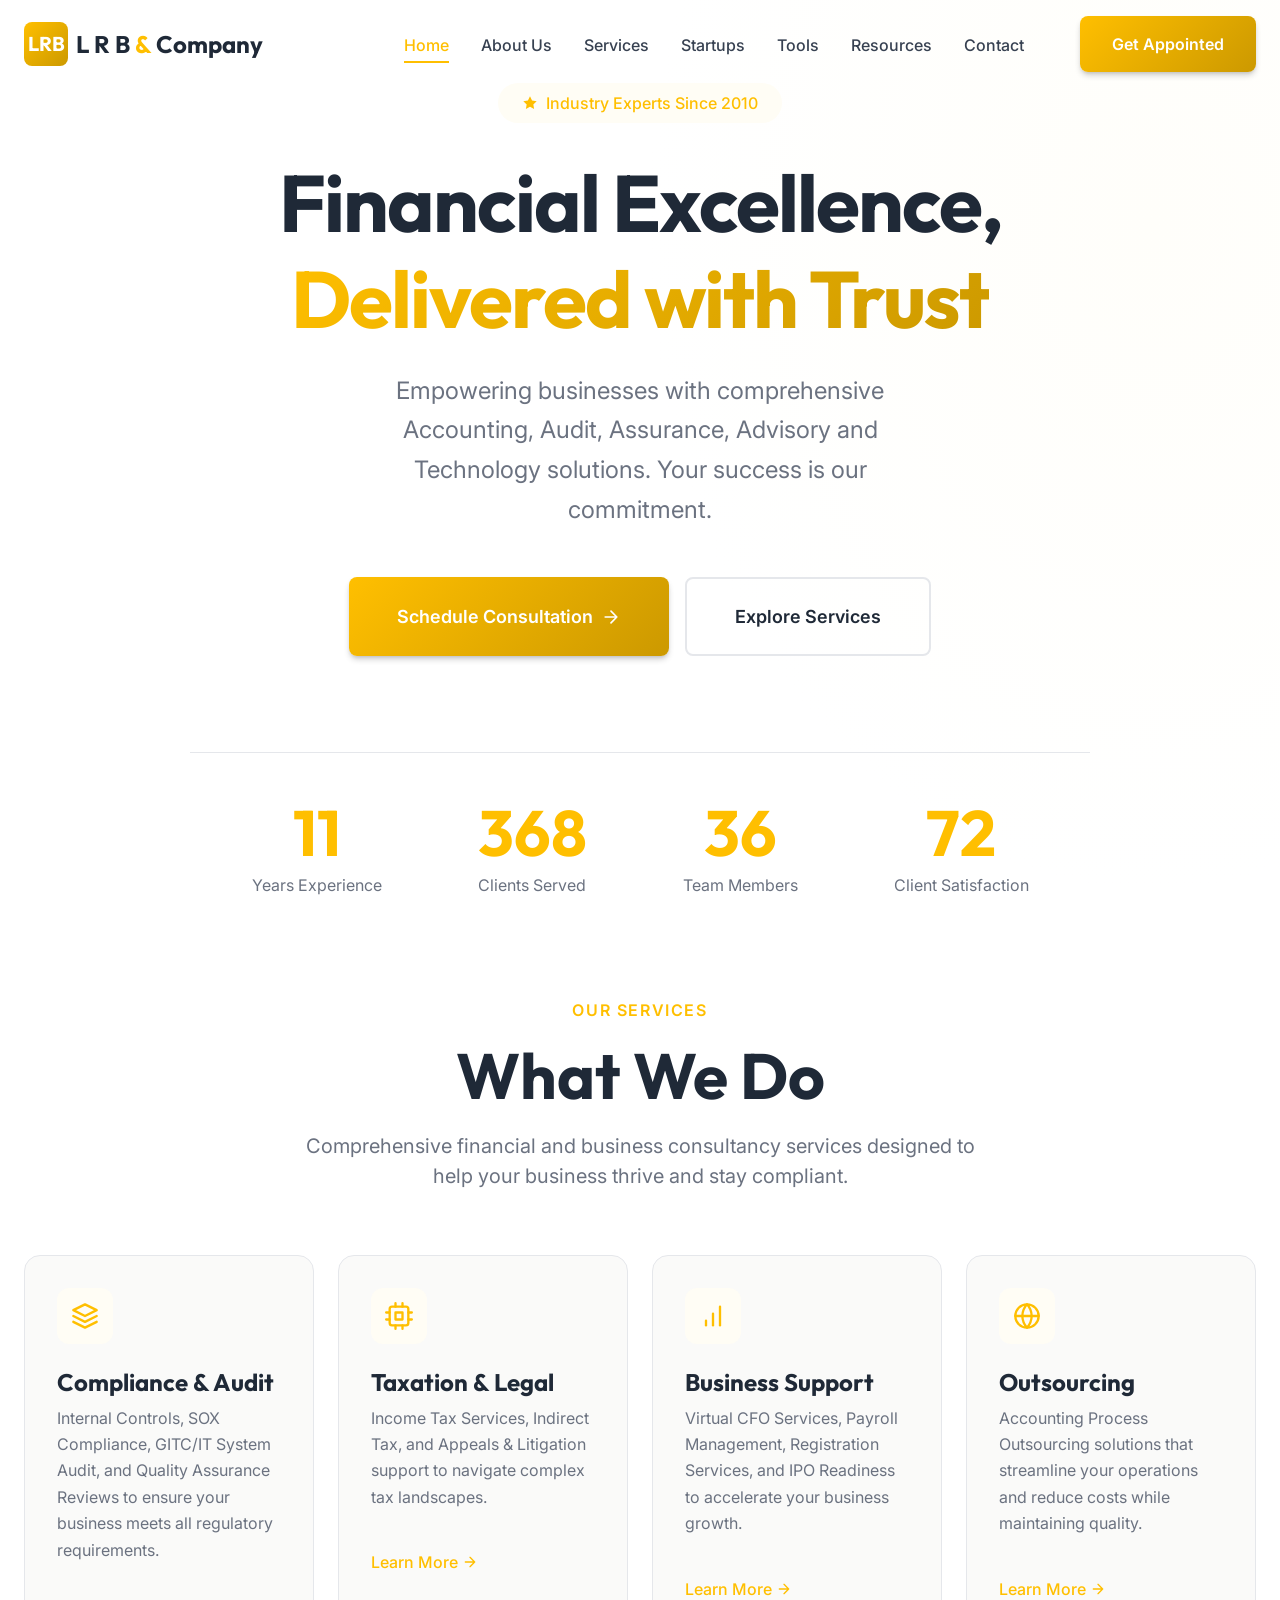
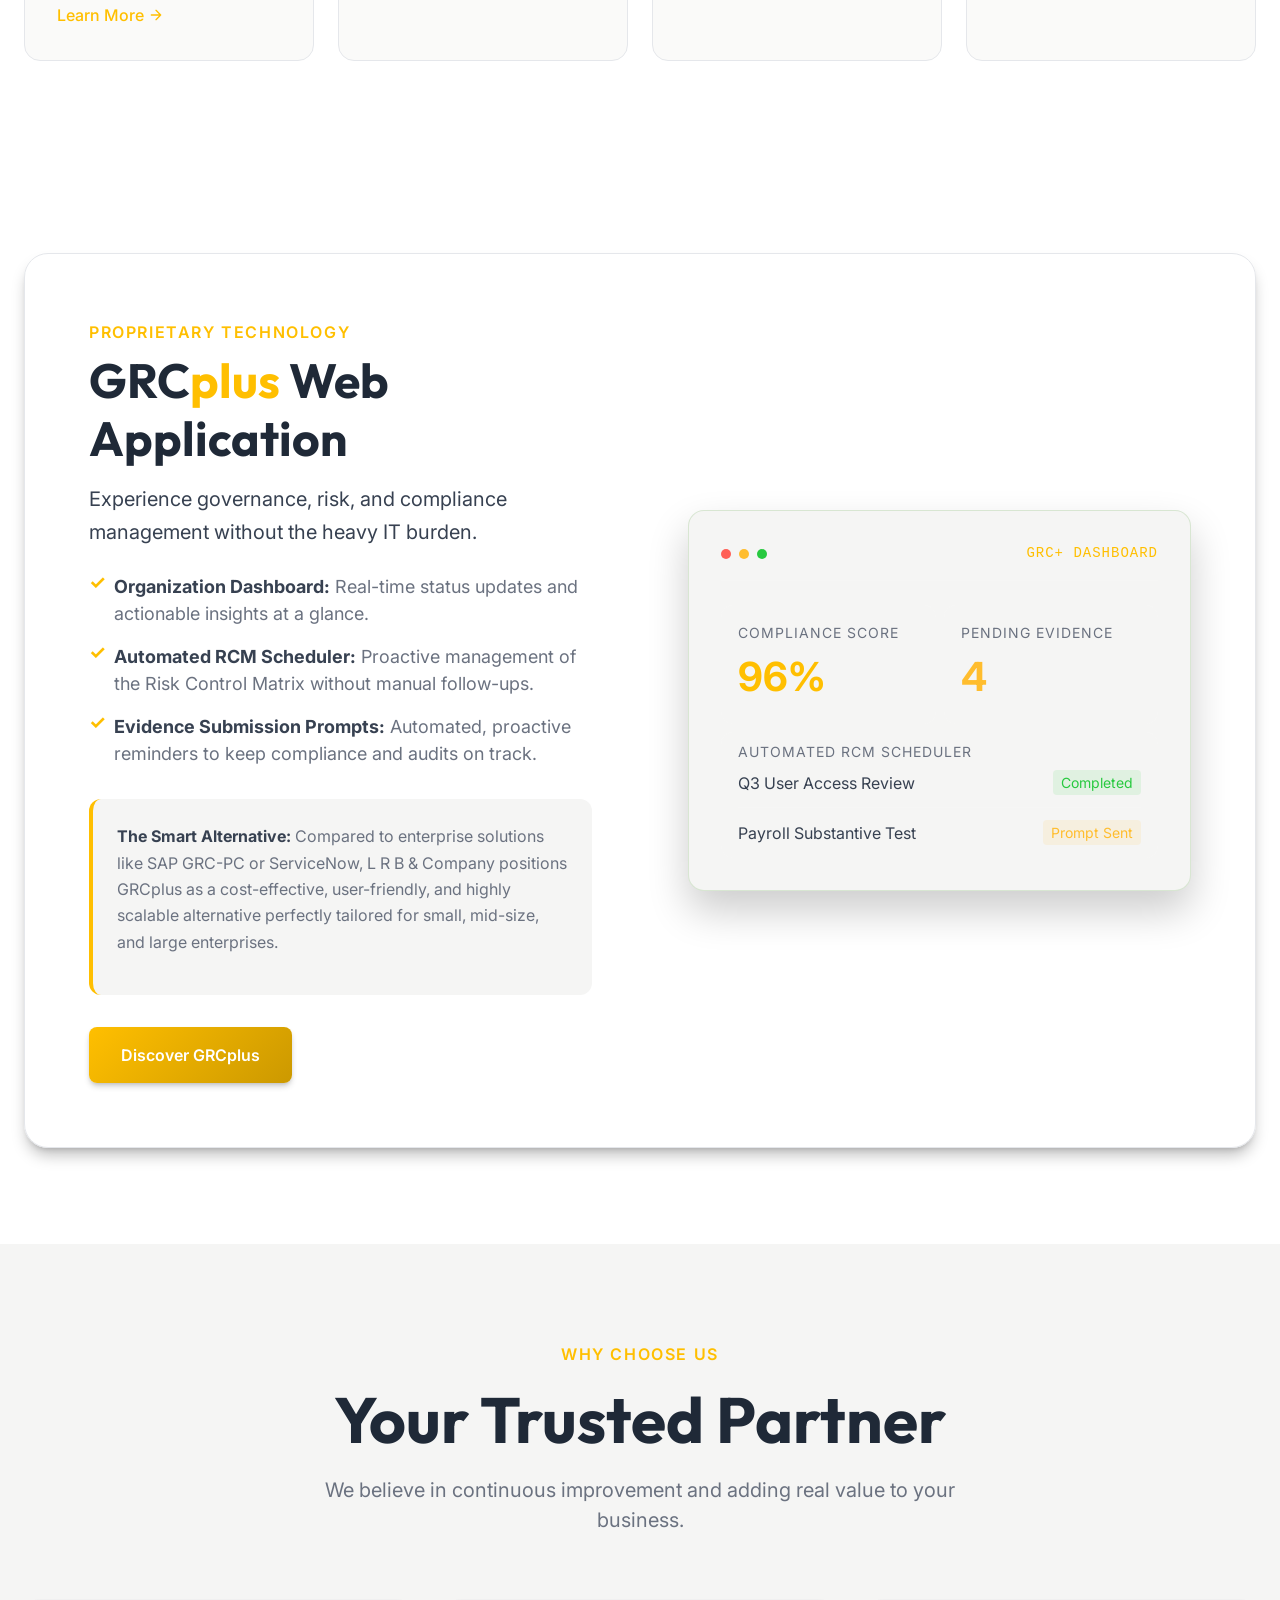
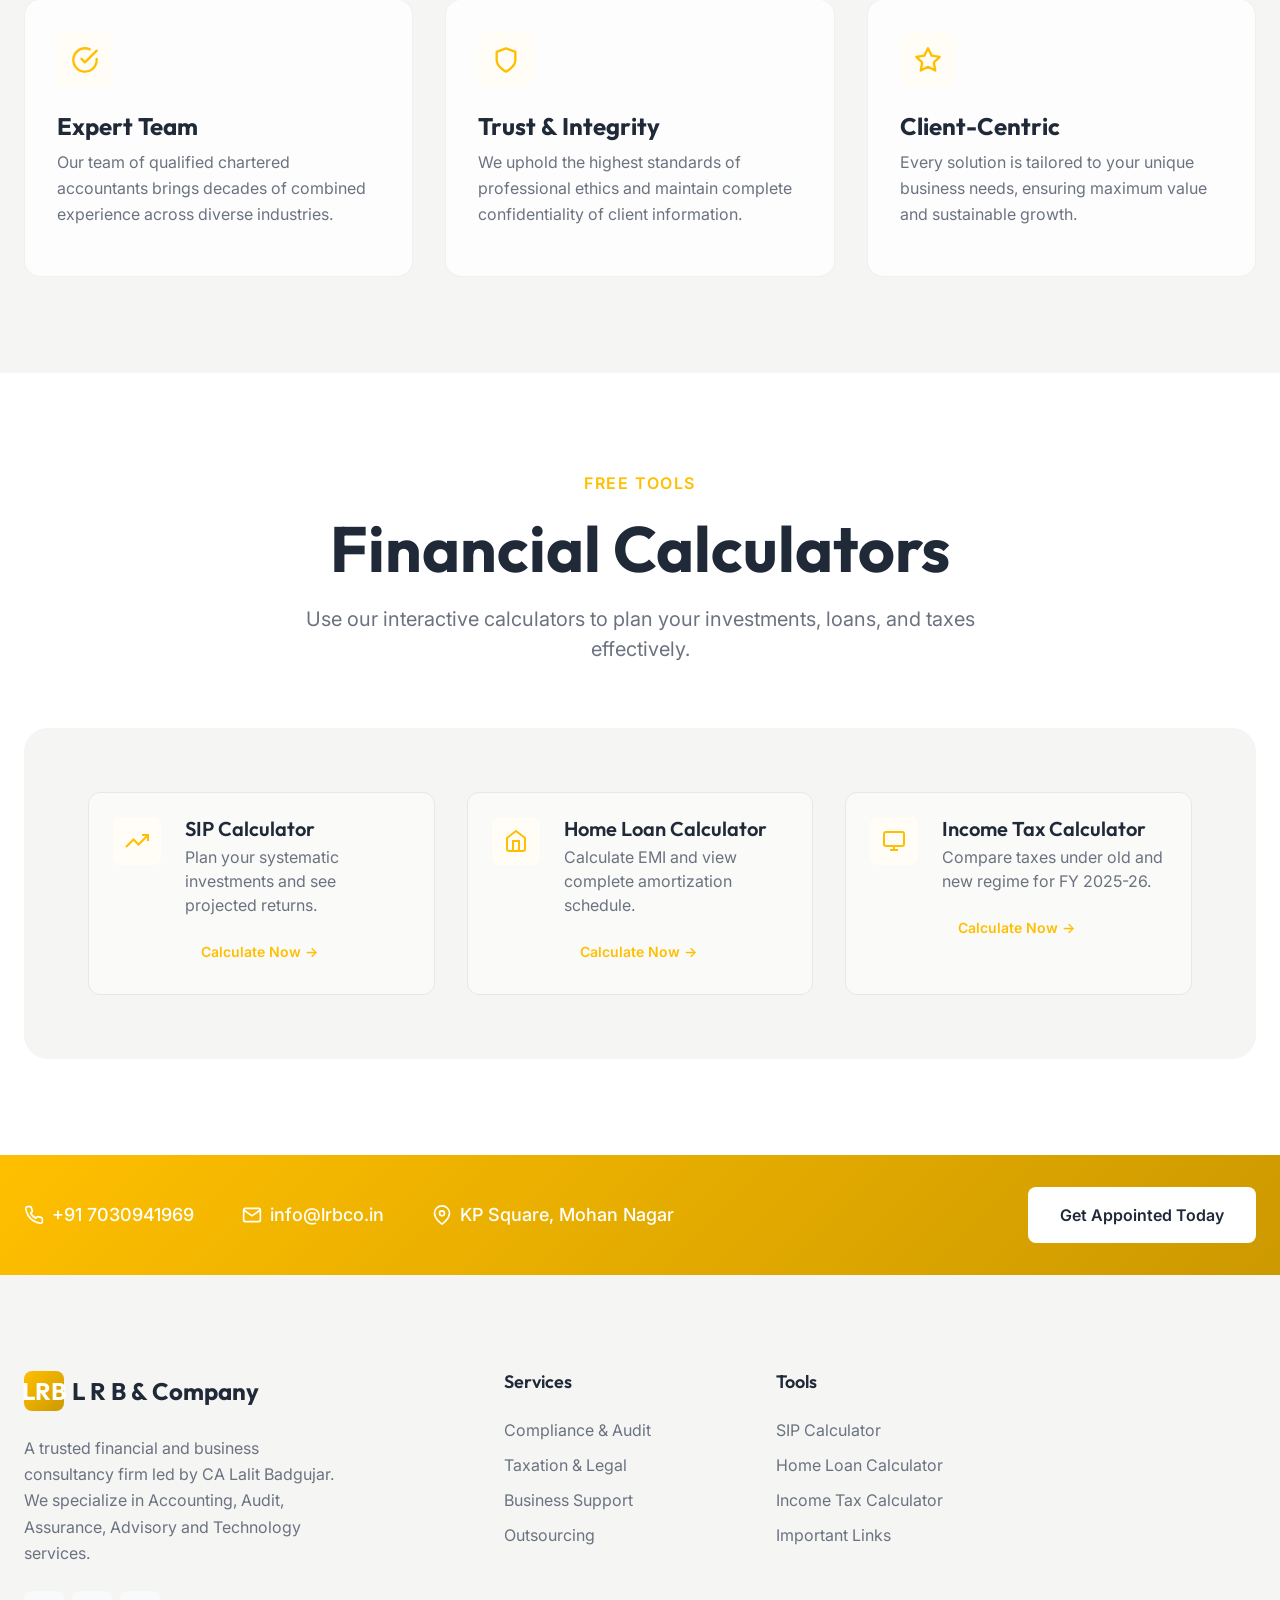
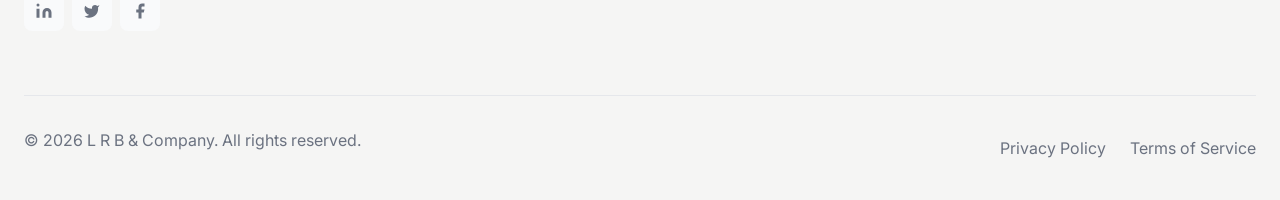
<file: index.html>
<!doctype html>
<html lang="en">
  <head>
    <meta charset="UTF-8" />
    <meta name="viewport" content="width=device-width, initial-scale=1.0" />
    <meta
      name="description"
      content="L R B & Company - Industry Experts in Accounting, Audit, Assurance, Advisory and Technology. Chartered Accountant services in Pune."
    />
    <meta
      name="keywords"
      content="CA, Chartered Accountant, Audit, Tax, Pune, Financial Consultancy, CA Lalit Badgujar"
    />
    <meta name="author" content="L R B & Company" />

    <title>L R B & Company | Chartered Accountants in Pune</title>

    <!-- Favicon -->
    <link
      rel="icon"
      type="image/svg+xml"
      href="data:image/svg+xml,<svg xmlns='http://www.w3.org/2000/svg' viewBox='0 0 100 100'><rect fill='%23FFBF00' rx='15' width='100' height='100'/><text x='50%' y='55%' dominant-baseline='middle' text-anchor='middle' font-family='system-ui' font-size='50' font-weight='bold' fill='%23FFFFFF'>LRB</text></svg>"
    />

    <!-- Stylesheets -->
    <link rel="stylesheet" href="styles/main.css" />
  </head>
  <body>
    <!-- ========== Navigation ========== -->
    <nav class="navbar" role="navigation" aria-label="Main navigation">
      <div class="container">
        <div class="navbar__inner">
          <!-- Logo -->
          <a
            href="index.html"
            class="navbar__logo"
            aria-label="L R B & Company Home"
          >
            <div class="navbar__logo-icon">LRB</div>
            <div class="navbar__logo-text">L R B <span>&</span> Company</div>
          </a>

          <!-- Navigation Menu -->
          <ul class="navbar__menu">
            <li><a href="index.html" class="navbar__link active">Home</a></li>
            <li><a href="about.html" class="navbar__link">About Us</a></li>
            <li><a href="services.html" class="navbar__link">Services</a></li>
            <li>
              <a href="startup-assistance.html" class="navbar__link"
                >Startups</a
              >
            </li>
            <li><a href="#tools" class="navbar__link">Tools</a></li>
            <li><a href="resources.html" class="navbar__link">Resources</a></li>
            <li><a href="contact.html" class="navbar__link">Contact</a></li>
            <li class="navbar__cta">
              <a href="contact.html" class="btn btn--primary">Get Appointed</a>
            </li>
          </ul>

          <!-- Mobile Toggle -->
          <button
            class="navbar__toggle"
            aria-label="Toggle menu"
            aria-expanded="false"
          >
            <span></span>
            <span></span>
            <span></span>
          </button>
        </div>
      </div>
    </nav>

    <!-- ========== Hero Section ========== -->
    <section class="hero" id="home">
      <div class="hero__bg" aria-hidden="true"></div>
      <div class="container">
        <div class="hero__content">
          <!-- Badge -->
          <div class="hero__badge" data-animate>
            <svg
              xmlns="http://www.w3.org/2000/svg"
              viewBox="0 0 24 24"
              fill="currentColor"
            >
              <path
                d="M12 2L15.09 8.26L22 9.27L17 14.14L18.18 21.02L12 17.77L5.82 21.02L7 14.14L2 9.27L8.91 8.26L12 2Z"
              />
            </svg>
            Industry Experts Since 2010
          </div>

          <!-- Title -->
          <h1 class="hero__title" data-animate data-animate-delay="100">
            Financial Excellence,<br />
            <span>Delivered with Trust</span>
          </h1>

          <!-- Subtitle -->
          <p class="hero__subtitle" data-animate data-animate-delay="200">
            Empowering businesses with comprehensive Accounting, Audit,
            Assurance, Advisory and Technology solutions. Your success is our
            commitment.
          </p>

          <!-- CTA Buttons -->
          <div class="hero__cta" data-animate data-animate-delay="300">
            <a href="contact.html" class="btn btn--primary btn--lg">
              Schedule Consultation
              <svg
                xmlns="http://www.w3.org/2000/svg"
                width="20"
                height="20"
                viewBox="0 0 24 24"
                fill="none"
                stroke="currentColor"
                stroke-width="2"
                stroke-linecap="round"
                stroke-linejoin="round"
              >
                <path d="M5 12h14M12 5l7 7-7 7" />
              </svg>
            </a>
            <a href="#services" class="btn btn--secondary btn--lg">
              Explore Services
            </a>
          </div>

          <!-- Stats -->
          <div class="hero__stats" data-animate data-animate-delay="400">
            <div class="hero__stat">
              <div
                class="hero__stat-value"
                data-counter="15"
                data-counter-suffix="+"
              >
                0
              </div>
              <div class="hero__stat-label">Years Experience</div>
            </div>
            <div class="hero__stat">
              <div
                class="hero__stat-value"
                data-counter="500"
                data-counter-suffix="+"
              >
                0
              </div>
              <div class="hero__stat-label">Clients Served</div>
            </div>
            <div class="hero__stat">
              <div
                class="hero__stat-value"
                data-counter="50"
                data-counter-suffix="+"
              >
                0
              </div>
              <div class="hero__stat-label">Team Members</div>
            </div>
            <div class="hero__stat">
              <div
                class="hero__stat-value"
                data-counter="98"
                data-counter-suffix="%"
              >
                0
              </div>
              <div class="hero__stat-label">Client Satisfaction</div>
            </div>
          </div>
        </div>
      </div>
    </section>

    <!-- ========== Services Section ========== -->
    <section class="section" id="services">
      <div class="container">
        <!-- Section Header -->
        <div class="section-header" data-animate>
          <span class="section-header__tag">Our Services</span>
          <h2 class="section-header__title">What We Do</h2>
          <p class="section-header__text">
            Comprehensive financial and business consultancy services designed
            to help your business thrive and stay compliant.
          </p>
        </div>

        <!-- Services Grid -->
        <div class="services-grid">
          <!-- Compliance & Audit -->
          <a
            href="services/compliance-audit.html"
            class="card"
            data-animate
            data-animate-delay="0"
          >
            <div class="card__icon">
              <svg
                xmlns="http://www.w3.org/2000/svg"
                viewBox="0 0 24 24"
                fill="none"
                stroke="currentColor"
                stroke-width="2"
                stroke-linecap="round"
                stroke-linejoin="round"
              >
                <path d="M12 2L2 7l10 5 10-5-10-5z" />
                <path d="M2 17l10 5 10-5" />
                <path d="M2 12l10 5 10-5" />
              </svg>
            </div>
            <h3 class="card__title">Compliance & Audit</h3>
            <p class="card__text">
              Internal Controls, SOX Compliance, GITC/IT System Audit, and
              Quality Assurance Reviews to ensure your business meets all
              regulatory requirements.
            </p>
            <span class="card__link">
              Learn More
              <svg
                xmlns="http://www.w3.org/2000/svg"
                width="16"
                height="16"
                viewBox="0 0 24 24"
                fill="none"
                stroke="currentColor"
                stroke-width="2"
                stroke-linecap="round"
                stroke-linejoin="round"
              >
                <path d="M5 12h14M12 5l7 7-7 7" />
              </svg>
            </span>
          </a>

          <!-- Taxation & Legal -->
          <a
            href="services/taxation-legal.html"
            class="card"
            data-animate
            data-animate-delay="100"
          >
            <div class="card__icon">
              <svg
                xmlns="http://www.w3.org/2000/svg"
                viewBox="0 0 24 24"
                fill="none"
                stroke="currentColor"
                stroke-width="2"
                stroke-linecap="round"
                stroke-linejoin="round"
              >
                <rect x="4" y="4" width="16" height="16" rx="2" />
                <path d="M9 9h6v6H9z" />
                <path
                  d="M9 1v3M15 1v3M9 20v3M15 20v3M1 9h3M1 15h3M20 9h3M20 15h3"
                />
              </svg>
            </div>
            <h3 class="card__title">Taxation & Legal</h3>
            <p class="card__text">
              Income Tax Services, Indirect Tax, and Appeals & Litigation
              support to navigate complex tax landscapes.
            </p>
            <span class="card__link">
              Learn More
              <svg
                xmlns="http://www.w3.org/2000/svg"
                width="16"
                height="16"
                viewBox="0 0 24 24"
                fill="none"
                stroke="currentColor"
                stroke-width="2"
                stroke-linecap="round"
                stroke-linejoin="round"
              >
                <path d="M5 12h14M12 5l7 7-7 7" />
              </svg>
            </span>
          </a>

          <!-- Business Support -->
          <a
            href="services/business-support.html"
            class="card"
            data-animate
            data-animate-delay="200"
          >
            <div class="card__icon">
              <svg
                xmlns="http://www.w3.org/2000/svg"
                viewBox="0 0 24 24"
                fill="none"
                stroke="currentColor"
                stroke-width="2"
                stroke-linecap="round"
                stroke-linejoin="round"
              >
                <line x1="12" y1="20" x2="12" y2="10" />
                <line x1="18" y1="20" x2="18" y2="4" />
                <line x1="6" y1="20" x2="6" y2="16" />
              </svg>
            </div>
            <h3 class="card__title">Business Support</h3>
            <p class="card__text">
              Virtual CFO Services, Payroll Management, Registration Services,
              and IPO Readiness to accelerate your business growth.
            </p>
            <span class="card__link">
              Learn More
              <svg
                xmlns="http://www.w3.org/2000/svg"
                width="16"
                height="16"
                viewBox="0 0 24 24"
                fill="none"
                stroke="currentColor"
                stroke-width="2"
                stroke-linecap="round"
                stroke-linejoin="round"
              >
                <path d="M5 12h14M12 5l7 7-7 7" />
              </svg>
            </span>
          </a>

          <!-- Outsourcing -->
          <a
            href="services/outsourcing.html"
            class="card"
            data-animate
            data-animate-delay="300"
          >
            <div class="card__icon">
              <svg
                xmlns="http://www.w3.org/2000/svg"
                viewBox="0 0 24 24"
                fill="none"
                stroke="currentColor"
                stroke-width="2"
                stroke-linecap="round"
                stroke-linejoin="round"
              >
                <circle cx="12" cy="12" r="10" />
                <line x1="2" y1="12" x2="22" y2="12" />
                <path
                  d="M12 2a15.3 15.3 0 0 1 4 10 15.3 15.3 0 0 1-4 10 15.3 15.3 0 0 1-4-10 15.3 15.3 0 0 1 4-10z"
                />
              </svg>
            </div>
            <h3 class="card__title">Outsourcing</h3>
            <p class="card__text">
              Accounting Process Outsourcing solutions that streamline your
              operations and reduce costs while maintaining quality.
            </p>
            <span class="card__link">
              Learn More
              <svg
                xmlns="http://www.w3.org/2000/svg"
                width="16"
                height="16"
                viewBox="0 0 24 24"
                fill="none"
                stroke="currentColor"
                stroke-width="2"
                stroke-linecap="round"
                stroke-linejoin="round"
              >
                <path d="M5 12h14M12 5l7 7-7 7" />
              </svg>
            </span>
          </a>
        </div>
      </div>
    </section>

    <!-- ========== Proprietary Technology: GRCplus ========== -->
    <style>
      @media (max-width: 992px) {
        #grc-plus-grid {
          grid-template-columns: 1fr !important;
          gap: var(--space-2xl) !important;
          text-align: center;
        }
        #grc-plus-grid ul li {
          flex-direction: column;
          align-items: center !important;
          text-align: center;
        }
      }
      @media (max-width: 640px) {
        .grc-mock-widgets {
          display: grid !important;
          grid-template-columns: 1fr 1fr !important;
          gap: var(--space-xs) !important;
          margin-left: 0 !important;
          margin-right: 0 !important;
          padding-left: 0 !important;
          padding-right: 0 !important;
          overflow: visible !important;
        }
        .grc-mock-widgets > div {
          width: 100% !important;
          box-sizing: border-box !important;
          padding: var(--space-sm) var(--space-md) !important;
          flex: none !important;
        }
        .grc-mock-widgets > div > div:first-child {
          font-size: 9px !important;
          letter-spacing: 0.5px !important;
          margin-bottom: 2px;
        }
        .grc-mock-widgets > div > div:last-child {
          margin-top: 0 !important;
          font-size: 1.6rem !important;
        }
        .grc-mock-table-row {
          flex-wrap: wrap !important;
          gap: 4px;
        }
        .grc-mock-table-row span:first-child {
          font-size: var(--text-xs) !important;
          flex: 1;
        }
        .grc-mock-container {
          padding: var(--space-md) !important;
          border-radius: var(--radius-lg) !important;
          overflow: hidden !important;
          box-shadow: 0 8px 24px rgba(0,0,0,0.3) !important;
        }
        /* Dashboard header on mobile */
        .grc-mock-container > div:first-child {
          padding-bottom: var(--space-sm) !important;
          margin-bottom: var(--space-sm) !important;
        }
        /* Compact the text content column on mobile */
        #grc-plus-grid > div:first-child h2 {
          font-size: var(--text-xl) !important;
          margin-bottom: var(--space-sm) !important;
        }
        #grc-plus-grid > div:first-child p {
          font-size: var(--text-sm) !important;
          margin-bottom: var(--space-sm) !important;
        }
        #grc-plus-grid ul {
          flex-direction: column !important;
          overflow: hidden !important;
          gap: var(--space-xs) !important;
          margin-bottom: var(--space-sm) !important;
          padding-bottom: 0 !important;
          margin-left: 0 !important;
          margin-right: 0 !important;
        }
        #grc-plus-grid ul li {
          display: flex !important;
          flex-direction: row !important;
          align-items: flex-start !important;
          gap: var(--space-xs) !important;
          min-width: unset !important;
          width: 100% !important;
          background: rgba(255,255,255,0.03) !important;
          border: 1px solid rgba(255,255,255,0.06) !important;
          border-radius: var(--radius-md) !important;
          padding: var(--space-sm) !important;
          flex-shrink: unset !important;
          box-sizing: border-box !important;
        }
        #grc-plus-grid ul li span:first-child {
          flex-shrink: 0;
          width: 20px;
          height: 20px;
          background: var(--accent-light);
          border-radius: 50%;
          display: flex;
          align-items: center;
          justify-content: center;
          font-size: 0.75rem;
          line-height: 1;
          margin-top: 2px;
        }
        #grc-plus-grid ul li span:last-child {
          font-size: var(--text-xs) !important;
          line-height: 1.5;
        }
        #grc-plus-grid .smart-alt-box {
          padding: var(--space-sm) !important;
        }
        #grc-plus-grid .smart-alt-box p {
          font-size: var(--text-xs) !important;
        }
        /* Prevent GRCplus section from overflowing parent */
        .grc-section-wrap {
          overflow: hidden;
          width: 100%;
        }
        #grc-plus-grid {
          width: 100% !important;
          box-sizing: border-box !important;
          overflow: hidden !important;
        }
        /* Clamp the text content column so it can't overflow the grid card */
        #grc-plus-grid > div:first-child {
          max-width: 100% !important;
          width: 100% !important;
          overflow: hidden !important;
          box-sizing: border-box !important;
        }
      }
    </style>
    <section class="section">
      <div class="container grc-section-wrap">
        <div class="grid" id="grc-plus-grid" style="grid-template-columns: 1fr 1fr; gap: var(--space-4xl); align-items: center; background: linear-gradient(135deg, var(--primary-light), var(--background)); border: 1px solid var(--border); border-radius: var(--radius-2xl); padding: var(--space-3xl); box-shadow: var(--shadow-lg);" data-animate>
          <div>
            <span class="section-header__tag" style="margin-bottom: var(--space-sm); display: inline-block;">Proprietary Technology</span>
            <h2 style="font-size: var(--text-3xl); margin-bottom: var(--space-md); color: var(--text);">GRC<span style="color: var(--accent);">plus</span> Web Application</h2>
            <p style="color: var(--text-secondary); font-size: var(--text-lg); line-height: var(--leading-relaxed); margin-bottom: var(--space-lg);">
              Experience governance, risk, and compliance management without the heavy IT burden.
            </p>
            
            <ul style="list-style: none; padding: 0; margin-bottom: var(--space-xl); display: flex; flex-direction: column; gap: var(--space-md);">
              <li style="display: flex; gap: var(--space-sm); align-items: flex-start;">
                <span style="color: var(--accent); font-weight: bold; font-size: 1.2rem; line-height: 1;">✓</span>
                <span style="color: var(--text-muted); font-size: var(--text-md);"><strong style="color: var(--text-secondary);">Organization Dashboard:</strong> Real-time status updates and actionable insights at a glance.</span>
              </li>
              <li style="display: flex; gap: var(--space-sm); align-items: flex-start;">
                <span style="color: var(--accent); font-weight: bold; font-size: 1.2rem; line-height: 1;">✓</span>
                <span style="color: var(--text-muted); font-size: var(--text-md);"><strong style="color: var(--text-secondary);">Automated RCM Scheduler:</strong> Proactive management of the Risk Control Matrix without manual follow-ups.</span>
              </li>
              <li style="display: flex; gap: var(--space-sm); align-items: flex-start;">
                <span style="color: var(--accent); font-weight: bold; font-size: 1.2rem; line-height: 1;">✓</span>
                <span style="color: var(--text-muted); font-size: var(--text-md);"><strong style="color: var(--text-secondary);">Evidence Submission Prompts:</strong> Automated, proactive reminders to keep compliance and audits on track.</span>
              </li>
            </ul>
            
            <div class="smart-alt-box" style="background: var(--primary-dark); padding: var(--space-lg); border-radius: var(--radius-lg); border-left: 4px solid var(--accent);">
              <p style="color: var(--text-muted); font-size: var(--text-sm); line-height: var(--leading-relaxed);">
                <strong style="color: var(--text-secondary);">The Smart Alternative:</strong> Compared to enterprise solutions like SAP GRC-PC or ServiceNow, L R B & Company positions GRCplus as a cost-effective, user-friendly, and highly scalable alternative perfectly tailored for small, mid-size, and large enterprises.
              </p>
            </div>
            
            <div style="margin-top: var(--space-xl);">
              <a href="services/compliance-audit.html" class="btn btn--primary">Discover GRCplus</a>
            </div>
          </div>
          
          <!-- Mock UI Graphic -->
          <div class="grc-mock-container" style="background: var(--primary-dark); border: 1px solid rgba(101, 172, 76, 0.2); border-radius: var(--radius-xl); padding: var(--space-xl); position: relative; overflow: hidden; box-shadow: 0 20px 40px rgba(0,0,0,0.2);" data-animate data-animate-delay="100">
             <!-- Header -->
             <div style="display: flex; align-items: center; justify-content: space-between; border-bottom: 1px solid rgba(255,255,255,0.05); padding-bottom: var(--space-md); margin-bottom: var(--space-lg);">
               <div style="display: flex; gap: 8px;">
                 <div style="width: 10px; height: 10px; border-radius: 50%; background: #ff5f56;"></div>
                 <div style="width: 10px; height: 10px; border-radius: 50%; background: #ffbd2e;"></div>
                 <div style="width: 10px; height: 10px; border-radius: 50%; background: #27c93f;"></div>
               </div>
               <div style="font-family: monospace; font-size: var(--text-xs); color: var(--accent); letter-spacing: 1px;">GRC+ DASHBOARD</div>
             </div>
             
             <!-- Widgets -->
             <div class="grid grid-2 grc-mock-widgets" style="gap: var(--space-sm); margin-bottom: var(--space-sm);">
               <div style="background: rgba(255,255,255,0.03); padding: var(--space-md); border-radius: var(--radius-lg); border: 1px solid rgba(255,255,255,0.05);">
                 <div style="font-size: var(--text-xs); color: var(--text-muted); text-transform: uppercase; letter-spacing: 1px;">Compliance Score</div>
                 <div style="font-size: 2.5rem; color: var(--accent); font-weight: bold; margin-top: 4px;">96%</div>
               </div>
               <div style="background: rgba(255,255,255,0.03); padding: var(--space-md); border-radius: var(--radius-lg); border: 1px solid rgba(255,255,255,0.05);">
                 <div style="font-size: var(--text-xs); color: var(--text-muted); text-transform: uppercase; letter-spacing: 1px;">Pending Evidence</div>
                 <div style="font-size: 2.5rem; color: #ffbd2e; font-weight: bold; margin-top: 4px;">4</div>
               </div>
             </div>
             
             <!-- Table Mock -->
             <div style="background: rgba(255,255,255,0.03); padding: var(--space-sm) var(--space-md); border-radius: var(--radius-lg); border: 1px solid rgba(255,255,255,0.05);">
               <div style="font-size: var(--text-xs); color: var(--text-muted); text-transform: uppercase; margin-bottom: var(--space-sm); letter-spacing: 1px;">Automated RCM Scheduler</div>
               <div style="display: flex; flex-direction: column; gap: 12px;">
                 <div class="grc-mock-table-row" style="display: flex; justify-content: space-between; align-items: center; font-size: var(--text-sm); padding-bottom: 12px; border-bottom: 1px solid rgba(255,255,255,0.05);">
                   <span style="color: var(--text-secondary);">Q3 User Access Review</span> 
                   <span style="background: rgba(39, 201, 63, 0.1); color: #27c93f; padding: 2px 8px; border-radius: 4px; font-size: var(--text-xs);">Completed</span>
                 </div>
                 <div class="grc-mock-table-row" style="display: flex; justify-content: space-between; align-items: center; font-size: var(--text-sm); padding-bottom: 4px;">
                   <span style="color: var(--text-secondary);">Payroll Substantive Test</span> 
                   <span style="background: rgba(255, 189, 46, 0.1); color: #ffbd2e; padding: 2px 8px; border-radius: 4px; font-size: var(--text-xs);">Prompt Sent</span>
                 </div>
               </div>
             </div>
          </div>
        </div>
      </div>
    </section>

    <!-- ========== Why Choose Us Section ========== -->
    <section class="section" style="background: var(--primary-dark)">
      <div class="container">
        <div class="section-header" data-animate>
          <span class="section-header__tag">Why Choose Us</span>
          <h2 class="section-header__title">Your Trusted Partner</h2>
          <p class="section-header__text">
            We believe in continuous improvement and adding real value to your
            business.
          </p>
        </div>

        <div class="grid grid-3" style="gap: var(--space-xl)">
          <div class="card card--glass" data-animate data-animate-delay="0">
            <div class="card__icon">
              <svg
                xmlns="http://www.w3.org/2000/svg"
                viewBox="0 0 24 24"
                fill="none"
                stroke="currentColor"
                stroke-width="2"
                stroke-linecap="round"
                stroke-linejoin="round"
              >
                <path d="M22 11.08V12a10 10 0 1 1-5.93-9.14" />
                <polyline points="22 4 12 14.01 9 11.01" />
              </svg>
            </div>
            <h4 class="card__title">Expert Team</h4>
            <p class="card__text">
              Our team of qualified chartered accountants brings decades of
              combined experience across diverse industries.
            </p>
          </div>

          <div class="card card--glass" data-animate data-animate-delay="100">
            <div class="card__icon">
              <svg
                xmlns="http://www.w3.org/2000/svg"
                viewBox="0 0 24 24"
                fill="none"
                stroke="currentColor"
                stroke-width="2"
                stroke-linecap="round"
                stroke-linejoin="round"
              >
                <path d="M12 22s8-4 8-10V5l-8-3-8 3v7c0 6 8 10 8 10z" />
              </svg>
            </div>
            <h4 class="card__title">Trust & Integrity</h4>
            <p class="card__text">
              We uphold the highest standards of professional ethics and
              maintain complete confidentiality of client information.
            </p>
          </div>

          <div class="card card--glass" data-animate data-animate-delay="200">
            <div class="card__icon">
              <svg
                xmlns="http://www.w3.org/2000/svg"
                viewBox="0 0 24 24"
                fill="none"
                stroke="currentColor"
                stroke-width="2"
                stroke-linecap="round"
                stroke-linejoin="round"
              >
                <polygon
                  points="12 2 15.09 8.26 22 9.27 17 14.14 18.18 21.02 12 17.77 5.82 21.02 7 14.14 2 9.27 8.91 8.26 12 2"
                />
              </svg>
            </div>
            <h4 class="card__title">Client-Centric</h4>
            <p class="card__text">
              Every solution is tailored to your unique business needs, ensuring
              maximum value and sustainable growth.
            </p>
          </div>
        </div>
      </div>
    </section>

    <!-- ========== Tools Section ========== -->
    <section class="section" id="tools">
      <div class="container">
        <div class="section-header" data-animate>
          <span class="section-header__tag">Free Tools</span>
          <h2 class="section-header__title">Financial Calculators</h2>
          <p class="section-header__text">
            Use our interactive calculators to plan your investments, loans, and
            taxes effectively.
          </p>
        </div>

        <div class="tools-showcase" data-animate>
          <div class="tools-grid">
            <!-- SIP Calculator -->
            <a href="tools/sip-calculator.html" class="tool-card">
              <div class="tool-card__icon">
                <svg
                  xmlns="http://www.w3.org/2000/svg"
                  viewBox="0 0 24 24"
                  fill="none"
                  stroke="currentColor"
                  stroke-width="2"
                >
                  <path d="M23 6l-9.5 9.5-5-5L1 18" />
                  <path d="M17 6h6v6" />
                </svg>
              </div>
              <div class="tool-card__content">
                <h4 class="tool-card__title">SIP Calculator</h4>
                <p class="tool-card__text">
                  Plan your systematic investments and see projected returns.
                </p>
                <span class="btn btn--ghost btn--sm">Calculate Now →</span>
              </div>
            </a>

            <!-- Home Loan Calculator -->
            <a href="tools/home-loan-calculator.html" class="tool-card">
              <div class="tool-card__icon">
                <svg
                  xmlns="http://www.w3.org/2000/svg"
                  viewBox="0 0 24 24"
                  fill="none"
                  stroke="currentColor"
                  stroke-width="2"
                >
                  <path d="M3 9l9-7 9 7v11a2 2 0 0 1-2 2H5a2 2 0 0 1-2-2z" />
                  <polyline points="9 22 9 12 15 12 15 22" />
                </svg>
              </div>
              <div class="tool-card__content">
                <h4 class="tool-card__title">Home Loan Calculator</h4>
                <p class="tool-card__text">
                  Calculate EMI and view complete amortization schedule.
                </p>
                <span class="btn btn--ghost btn--sm">Calculate Now →</span>
              </div>
            </a>

            <!-- Income Tax Calculator -->
            <a href="tools/income-tax-calculator.html" class="tool-card">
              <div class="tool-card__icon">
                <svg
                  xmlns="http://www.w3.org/2000/svg"
                  viewBox="0 0 24 24"
                  fill="none"
                  stroke="currentColor"
                  stroke-width="2"
                >
                  <rect x="2" y="3" width="20" height="14" rx="2" />
                  <path d="M8 21h8M12 17v4" />
                </svg>
              </div>
              <div class="tool-card__content">
                <h4 class="tool-card__title">Income Tax Calculator</h4>
                <p class="tool-card__text">
                  Compare taxes under old and new regime for FY 2025-26.
                </p>
                <span class="btn btn--ghost btn--sm">Calculate Now →</span>
              </div>
            </a>
          </div>
        </div>
      </div>
    </section>

    <!-- ========== Contact Strip ========== -->
    <section class="contact-strip">
      <div class="container">
        <div class="contact-strip__inner">
          <div class="contact-strip__info">
            <a href="tel:+917030941969" class="contact-strip__item">
              <svg
                xmlns="http://www.w3.org/2000/svg"
                viewBox="0 0 24 24"
                fill="none"
                stroke="currentColor"
                stroke-width="2"
              >
                <path
                  d="M22 16.92v3a2 2 0 0 1-2.18 2 19.79 19.79 0 0 1-8.63-3.07 19.5 19.5 0 0 1-6-6 19.79 19.79 0 0 1-3.07-8.67A2 2 0 0 1 4.11 2h3a2 2 0 0 1 2 1.72 12.84 12.84 0 0 0 .7 2.81 2 2 0 0 1-.45 2.11L8.09 9.91a16 16 0 0 0 6 6l1.27-1.27a2 2 0 0 1 2.11-.45 12.84 12.84 0 0 0 2.81.7A2 2 0 0 1 22 16.92z"
                />
              </svg>
              <span>+91 7030941969</span>
            </a>
            <a href="mailto:info@lrbco.in" class="contact-strip__item">
              <svg
                xmlns="http://www.w3.org/2000/svg"
                viewBox="0 0 24 24"
                fill="none"
                stroke="currentColor"
                stroke-width="2"
              >
                <path
                  d="M4 4h16c1.1 0 2 .9 2 2v12c0 1.1-.9 2-2 2H4c-1.1 0-2-.9-2-2V6c0-1.1.9-2 2-2z"
                />
                <polyline points="22,6 12,13 2,6" />
              </svg>
              <span>info@lrbco.in</span>
            </a>
            <a
              href="https://maps.app.goo.gl/zpDJ7VFQ6AeriiJ66"
              target="_blank"
              rel="noopener noreferrer"
              class="contact-strip__item"
            >
              <svg
                xmlns="http://www.w3.org/2000/svg"
                viewBox="0 0 24 24"
                fill="none"
                stroke="currentColor"
                stroke-width="2"
              >
                <path d="M21 10c0 7-9 13-9 13s-9-6-9-13a9 9 0 0 1 18 0z" />
                <circle cx="12" cy="10" r="3" />
              </svg>
              <span>KP Square, Mohan Nagar</span>
            </a>
          </div>
          <div class="contact-strip__cta">
            <a href="contact.html" class="btn">Get Appointed Today</a>
          </div>
        </div>
      </div>
    </section>

    <!-- ========== Footer ========== -->
    <footer class="footer" role="contentinfo">
      <div class="container">
        <div class="footer__grid">
          <!-- Brand Column -->
          <div class="footer__brand">
            <a href="index.html" class="footer__logo">
              <div class="footer__logo-icon">LRB</div>
              <span>L R B & Company</span>
            </a>
            <p class="footer__text">
              A trusted financial and business consultancy firm led by CA Lalit
              Badgujar. We specialize in Accounting, Audit, Assurance, Advisory
              and Technology services.
            </p>
            <div class="footer__social">
              <a href="#" aria-label="LinkedIn">
                <svg
                  xmlns="http://www.w3.org/2000/svg"
                  viewBox="0 0 24 24"
                  fill="currentColor"
                  width="18"
                  height="18"
                >
                  <path
                    d="M16 8a6 6 0 0 1 6 6v7h-4v-7a2 2 0 0 0-2-2 2 2 0 0 0-2 2v7h-4v-7a6 6 0 0 1 6-6z"
                  />
                  <rect x="2" y="9" width="4" height="12" />
                  <circle cx="4" cy="4" r="2" />
                </svg>
              </a>
              <a href="#" aria-label="Twitter">
                <svg
                  xmlns="http://www.w3.org/2000/svg"
                  viewBox="0 0 24 24"
                  fill="currentColor"
                  width="18"
                  height="18"
                >
                  <path
                    d="M22 4s-.7 2.1-2 3.4c1.6 10-9.4 17.3-18 11.6 2.2.1 4.4-.6 6-2C3 15.5.5 9.6 3 5c2.2 2.6 5.6 4.1 9 4-.9-4.2 4-6.6 7-3.8 1.1 0 3-1.2 3-1.2z"
                  />
                </svg>
              </a>
              <a href="#" aria-label="Facebook">
                <svg
                  xmlns="http://www.w3.org/2000/svg"
                  viewBox="0 0 24 24"
                  fill="currentColor"
                  width="18"
                  height="18"
                >
                  <path
                    d="M18 2h-3a5 5 0 0 0-5 5v3H7v4h3v8h4v-8h3l1-4h-4V7a1 1 0 0 1 1-1h3z"
                  />
                </svg>
              </a>
            </div>
          </div>

          <!-- Services Links -->
          <div class="footer__col">
            <h5 class="footer__heading">Services</h5>
            <ul class="footer__links">
              <li>
                <a href="services/compliance-audit.html" class="footer__link"
                  >Compliance & Audit</a
                >
              </li>
              <li>
                <a href="services/taxation-legal.html" class="footer__link"
                  >Taxation & Legal</a
                >
              </li>
              <li>
                <a href="services/business-support.html" class="footer__link"
                  >Business Support</a
                >
              </li>
              <li>
                <a href="services/outsourcing.html" class="footer__link"
                  >Outsourcing</a
                >
              </li>
            </ul>
          </div>

          <!-- Tools Links -->
          <div class="footer__col">
            <h5 class="footer__heading">Tools</h5>
            <ul class="footer__links">
              <li>
                <a href="tools/sip-calculator.html" class="footer__link"
                  >SIP Calculator</a
                >
              </li>
              <li>
                <a href="tools/home-loan-calculator.html" class="footer__link"
                  >Home Loan Calculator</a
                >
              </li>
              <li>
                <a href="tools/income-tax-calculator.html" class="footer__link"
                  >Income Tax Calculator</a
                >
              </li>
              <li>
                <a href="resources.html" class="footer__link"
                  >Important Links</a
                >
              </li>
            </ul>
          </div>
        </div>

        <!-- Footer Bottom -->
        <div class="footer__bottom">
          <p class="footer__copyright">
            © 2026 L R B & Company. All rights reserved.
          </p>
          <div class="footer__legal">
            <a href="#">Privacy Policy</a>
            <a href="#">Terms of Service</a>
          </div>
        </div>
      </div>
    </footer>

    <!-- Scripts -->
    <script src="scripts/main.js"></script>
  </body>
</html>
</file>
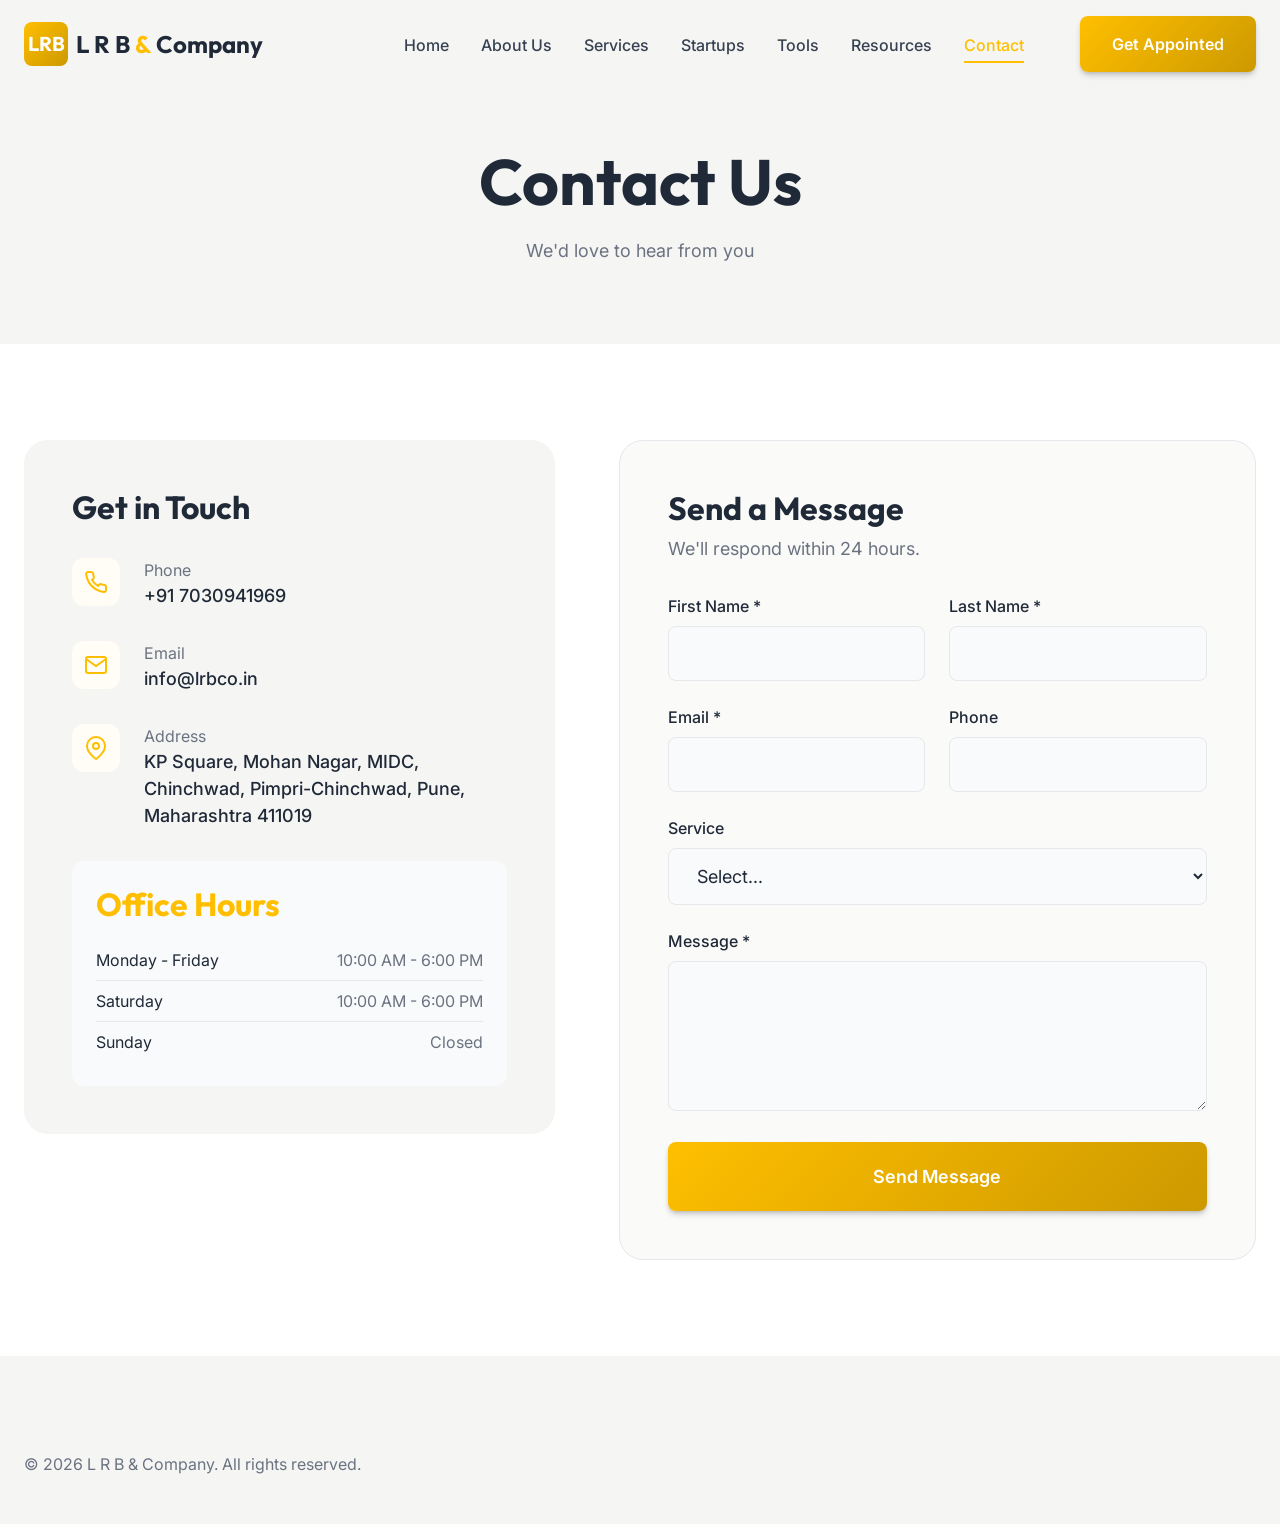
<file: contact.html>
<!doctype html>
<html lang="en">
  <head>
    <meta charset="UTF-8" />
    <meta name="viewport" content="width=device-width, initial-scale=1.0" />
    <meta
      name="description"
      content="Contact L R B & Company - CA firm in Pune for tax and audit services."
    />
    <title>Contact Us | L R B & Company</title>
    <link
      rel="icon"
      type="image/svg+xml"
      href="data:image/svg+xml,<svg xmlns='http://www.w3.org/2000/svg' viewBox='0 0 100 100'><rect fill='%23FFBF00' rx='15' width='100' height='100'/><text x='50%' y='55%' dominant-baseline='middle' text-anchor='middle' font-family='system-ui' font-size='50' font-weight='bold' fill='%23FFFFFF'>LRB</text></svg>"
    />
    <link rel="stylesheet" href="styles/main.css" />
    <style>
      .contact-grid {
        display: grid;
        grid-template-columns: 1fr 1.2fr;
        gap: var(--space-3xl);
      }
      @media (max-width: 900px) {
        .contact-grid {
          grid-template-columns: 1fr;
        }
      }
      .contact-info {
        padding: var(--space-2xl);
        background: var(--primary-dark);
        border-radius: var(--radius-2xl);
      }
      .contact-item {
        display: flex;
        gap: var(--space-lg);
        margin-bottom: var(--space-xl);
      }
      .contact-item__icon {
        flex-shrink: 0;
        width: 48px;
        height: 48px;
        background: var(--accent-light);
        border-radius: var(--radius-lg);
        display: flex;
        align-items: center;
        justify-content: center;
      }
      .contact-item__icon svg {
        width: 24px;
        height: 24px;
        color: var(--accent);
      }
      .contact-item__label {
        font-size: var(--text-sm);
        color: var(--text-muted);
      }
      .contact-item__value {
        font-weight: var(--weight-medium);
      }
      .contact-item__value a:hover {
        color: var(--accent);
      }
      @media (max-width: 640px) {
        .contact-info {
          padding: var(--space-xl);
          text-align: center;
        }
        .contact-item {
          flex-direction: column;
          align-items: center;
          gap: var(--space-sm);
          margin-bottom: var(--space-lg);
        }
        .contact-item__icon {
          width: 40px;
          height: 40px;
        }
        .contact-item__icon svg {
          width: 20px;
          height: 20px;
        }
      }
      .contact-form {
        background: var(--primary-light);
        border-radius: var(--radius-2xl);
        padding: var(--space-2xl);
        border: 1px solid var(--border);
      }
      @media (max-width: 640px) {
        .contact-form {
          padding: var(--space-xl);
          margin-top: var(--space-xl);
        }
        .contact-form h2 {
          font-size: var(--text-xl) !important;
          margin-bottom: var(--space-xs) !important;
        }
        .contact-form p {
          margin-bottom: var(--space-lg) !important;
          font-size: var(--text-sm);
        }
      }
      .form-row {
        display: grid;
        grid-template-columns: 1fr 1fr;
        gap: var(--space-lg);
      }
      @media (max-width: 640px) {
        .form-row {
          grid-template-columns: 1fr;
        }
      }
      .office-hours {
        margin-top: var(--space-xl);
        padding: var(--space-lg);
        background: var(--surface);
        border-radius: var(--radius-lg);
      }
      .hours-row {
        display: flex;
        justify-content: space-between;
        padding: var(--space-sm) 0;
        border-bottom: 1px solid var(--border);
        font-size: var(--text-sm);
      }
      @media (max-width: 640px) {
        .office-hours {
          margin-top: var(--space-lg);
          padding: var(--space-md);
        }
        .hours-row {
          flex-direction: column;
          gap: 2px;
          text-align: center;
          padding: var(--space-xs) 0;
        }
      }
    </style>
  </head>
  <body>
    <nav class="navbar">
      <div class="container">
        <div class="navbar__inner">
          <a href="index.html" class="navbar__logo"
            ><div class="navbar__logo-icon">LRB</div>
            <div class="navbar__logo-text">L R B <span>&</span> Company</div></a
          >
          <ul class="navbar__menu">
            <li><a href="index.html" class="navbar__link">Home</a></li>
            <li><a href="about.html" class="navbar__link">About Us</a></li>
            <li>
              <a href="services.html" class="navbar__link">Services</a>
            </li>
            <li>
              <a href="startup-assistance.html" class="navbar__link"
                >Startups</a
              >
            </li>
            <li><a href="index.html#tools" class="navbar__link">Tools</a></li>
            <li><a href="resources.html" class="navbar__link">Resources</a></li>
            <li>
              <a href="contact.html" class="navbar__link active">Contact</a>
            </li>
            <li class="navbar__cta">
              <a href="contact.html" class="btn btn--primary">Get Appointed</a>
            </li>
          </ul>
          <button class="navbar__toggle" aria-label="Toggle menu">
            <span></span><span></span><span></span>
          </button>
        </div>
      </div>
    </nav>

    <header class="page-header">
      <div class="container">
        <h1 class="page-header__title">Contact Us</h1>
        <p style="color: var(--text-muted); margin-top: var(--space-sm)">
          We'd love to hear from you
        </p>
      </div>
    </header>

    <main class="section">
      <div class="container">
        <div class="contact-grid">
          <div>
            <div class="contact-info">
              <h2
                style="
                  font-size: var(--text-2xl);
                  margin-bottom: var(--space-xl);
                "
              >
                Get in Touch
              </h2>
              <div class="contact-item">
                <div class="contact-item__icon">
                  <svg
                    xmlns="http://www.w3.org/2000/svg"
                    viewBox="0 0 24 24"
                    fill="none"
                    stroke="currentColor"
                    stroke-width="2"
                  >
                    <path
                      d="M22 16.92v3a2 2 0 0 1-2.18 2 19.79 19.79 0 0 1-8.63-3.07 19.5 19.5 0 0 1-6-6 19.79 19.79 0 0 1-3.07-8.67A2 2 0 0 1 4.11 2h3a2 2 0 0 1 2 1.72c.127.96.361 1.903.7 2.81a2 2 0 0 1-.45 2.11L8.09 9.91a16 16 0 0 0 6 6l1.27-1.27a2 2 0 0 1 2.11-.45c.907.339 1.85.573 2.81.7A2 2 0 0 1 22 16.92z"
                    />
                  </svg>
                </div>
                <div>
                  <div class="contact-item__label">Phone</div>
                  <div class="contact-item__value">
                    <a href="tel:+917030941969">+91 7030941969</a>
                  </div>
                </div>
              </div>
              <div class="contact-item">
                <div class="contact-item__icon">
                  <svg
                    xmlns="http://www.w3.org/2000/svg"
                    viewBox="0 0 24 24"
                    fill="none"
                    stroke="currentColor"
                    stroke-width="2"
                  >
                    <path
                      d="M4 4h16c1.1 0 2 .9 2 2v12c0 1.1-.9 2-2 2H4c-1.1 0-2-.9-2-2V6c0-1.1.9-2 2-2z"
                    />
                    <polyline points="22,6 12,13 2,6" />
                  </svg>
                </div>
                <div>
                  <div class="contact-item__label">Email</div>
                  <div class="contact-item__value">
                    <a href="mailto:info@lrbco.in">info@lrbco.in</a>
                  </div>
                </div>
              </div>
              <div class="contact-item">
                <div class="contact-item__icon">
                  <svg
                    xmlns="http://www.w3.org/2000/svg"
                    viewBox="0 0 24 24"
                    fill="none"
                    stroke="currentColor"
                    stroke-width="2"
                  >
                    <path d="M21 10c0 7-9 13-9 13s-9-6-9-13a9 9 0 0 1 18 0z" />
                    <circle cx="12" cy="10" r="3" />
                  </svg>
                </div>
                <div>
                  <div class="contact-item__label">Address</div>
                  <div class="contact-item__value">
                    <a href="https://maps.app.goo.gl/XNmn4b5wdYxkRtDe9"
                      >KP Square, Mohan Nagar, MIDC, Chinchwad,
                      Pimpri-Chinchwad, Pune, Maharashtra 411019</a
                    >
                  </div>
                </div>
              </div>
              <div class="office-hours">
                <h4
                  style="color: var(--accent); margin-bottom: var(--space-md)"
                >
                  Office Hours
                </h4>
                <div class="hours-row">
                  <span>Monday - Friday</span
                  ><span style="color: var(--text-muted)"
                    >10:00 AM - 6:00 PM</span
                  >
                </div>
                <div class="hours-row">
                  <span>Saturday</span
                  ><span style="color: var(--text-muted)"
                    >10:00 AM - 6:00 PM</span
                  >
                </div>
                <div class="hours-row" style="border: none">
                  <span>Sunday</span
                  ><span style="color: var(--text-muted)">Closed</span>
                </div>
              </div>
            </div>
          </div>

          <div class="contact-form">
            <h2
              style="font-size: var(--text-2xl); margin-bottom: var(--space-sm)"
            >
              Send a Message
            </h2>
            <p style="color: var(--text-muted); margin-bottom: var(--space-xl)">
              We'll respond within 24 hours.
            </p>
            <form id="contactForm">
              <div class="form-row">
                <div class="form-group">
                  <label class="form-label">First Name *</label
                  ><input
                    type="text"
                    name="firstName"
                    class="form-input"
                    required
                  />
                </div>
                <div class="form-group">
                  <label class="form-label">Last Name *</label
                  ><input
                    type="text"
                    name="lastName"
                    class="form-input"
                    required
                  />
                </div>
              </div>
              <div class="form-row">
                <div class="form-group">
                  <label class="form-label">Email *</label
                  ><input
                    type="email"
                    name="email"
                    class="form-input"
                    required
                  />
                </div>
                <div class="form-group">
                  <label class="form-label">Phone</label
                  ><input type="tel" name="phone" class="form-input" />
                </div>
              </div>
              <div class="form-group">
                <label class="form-label">Service</label>
                <select name="service" class="form-select">
                  <option value="">Select...</option>
                  <option>Compliance & Audit</option>
                  <option>Taxation</option>
                  <option>Business Support</option>
                  <option>Outsourcing</option>
                </select>
              </div>
              <div class="form-group">
                <label class="form-label">Message *</label
                ><textarea
                  name="message"
                  class="form-textarea"
                  required
                ></textarea>
              </div>
              <button
                type="submit"
                class="btn btn--primary btn--lg"
                style="width: 100%"
              >
                Send Message
              </button>
            </form>
          </div>
        </div>
      </div>
    </main>

    <footer class="footer">
      <div class="container">
        <div class="footer__bottom" style="border-top: none; padding-top: 0">
          <p class="footer__copyright">
            © 2026 L R B & Company. All rights reserved.
          </p>
        </div>
      </div>
    </footer>
    <script src="scripts/main.js"></script>
    <script>
      document.getElementById("contactForm").addEventListener("submit", (e) => {
        e.preventDefault();
        alert("Thank you! We will contact you soon.");
        e.target.reset();
      });
    </script>
  </body>
</html>
</file>
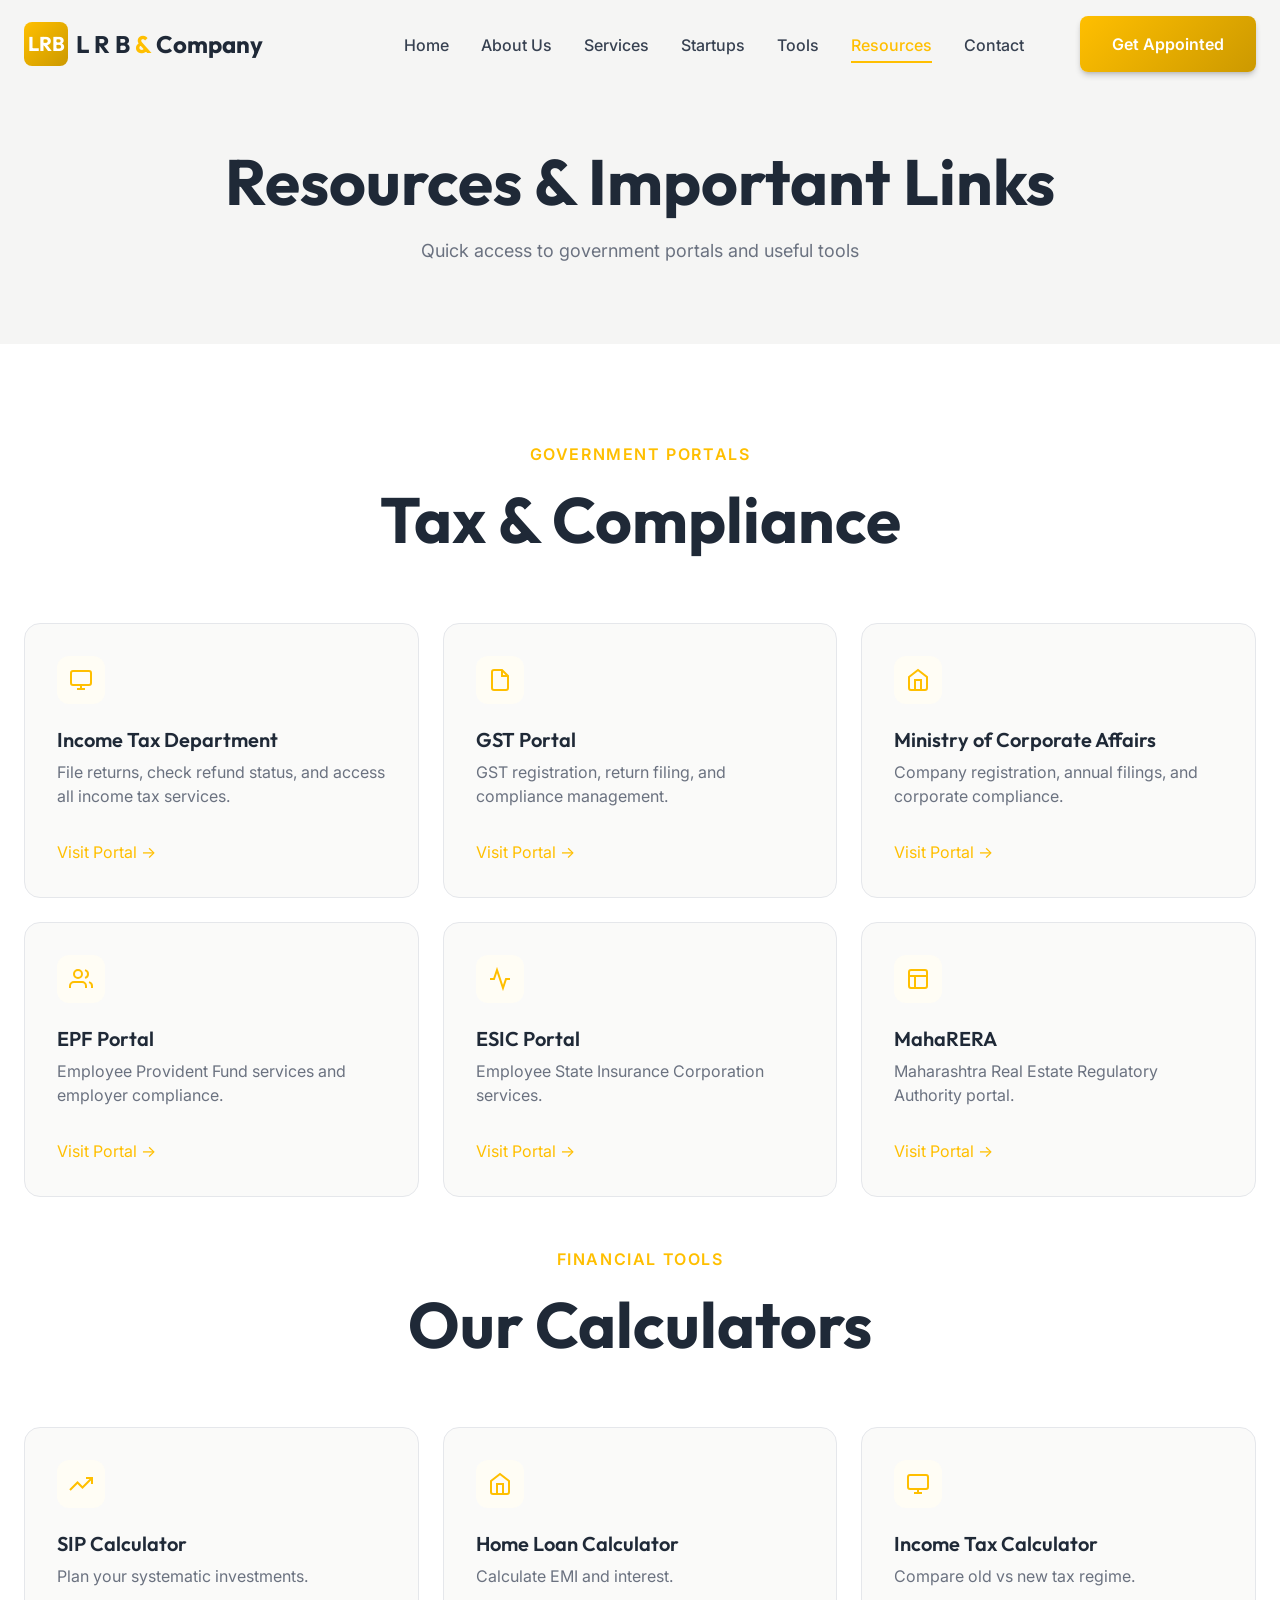
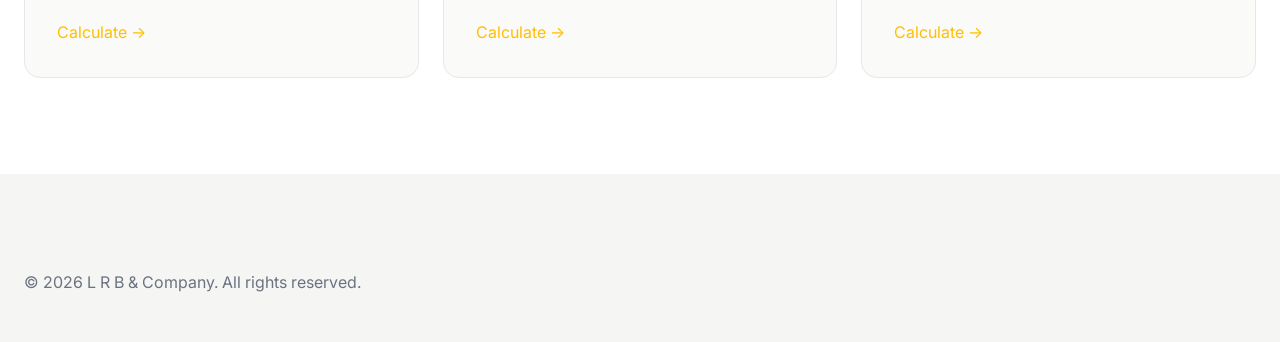
<file: resources.html>
<!doctype html>
<html lang="en">
  <head>
    <meta charset="UTF-8" />
    <meta name="viewport" content="width=device-width, initial-scale=1.0" />
    <meta
      name="description"
      content="Important Links - Quick access to Income Tax, GST, MCA, EPF portals and more."
    />
    <title>Resources & Important Links | L R B & Company</title>
    <link
      rel="icon"
      type="image/svg+xml"
      href="data:image/svg+xml,<svg xmlns='http://www.w3.org/2000/svg' viewBox='0 0 100 100'><rect fill='%23FFBF00' rx='15' width='100' height='100'/><text x='50%' y='55%' dominant-baseline='middle' text-anchor='middle' font-family='system-ui' font-size='50' font-weight='bold' fill='%23FFFFFF'>LRB</text></svg>"
    />
    <link rel="stylesheet" href="styles/main.css" />
    <style>
      .resource-grid {
        display: grid;
        grid-template-columns: repeat(3, 1fr);
        gap: var(--space-lg);
      }
      @media (max-width: 900px) {
        .resource-grid {
          grid-template-columns: repeat(2, 1fr);
        }
      }
      @media (max-width: 640px) {
        .resource-grid {
          display: flex;
          overflow-x: auto;
          scroll-snap-type: x mandatory;
          gap: var(--space-md);
          margin-left: calc(-1 * var(--space-lg));
          margin-right: calc(-1 * var(--space-lg));
          padding: 0 var(--space-lg) var(--space-md);
          scrollbar-width: none;
          -ms-overflow-style: none;
        }
        .resource-grid::-webkit-scrollbar {
          display: none;
        }
        .resource-card {
          flex: 0 0 80vw;
          scroll-snap-align: center;
          margin-bottom: 0 !important;
        }
      }
      .resource-card {
        background: var(--primary-light);
        border: 1px solid var(--border);
        border-radius: var(--radius-xl);
        padding: var(--space-xl);
        transition: all var(--transition-base);
        display: block;
      }
      .resource-card:hover {
        border-color: var(--accent);
        transform: translateY(-4px);
        box-shadow: var(--shadow-card);
      }
      .resource-card__icon {
        width: 48px;
        height: 48px;
        background: var(--accent-light);
        border-radius: var(--radius-lg);
        display: flex;
        align-items: center;
        justify-content: center;
        margin-bottom: var(--space-lg);
      }
      .resource-card__icon svg {
        width: 24px;
        height: 24px;
        color: var(--accent);
      }
      .resource-card__title {
        font-size: var(--text-lg);
        font-weight: var(--weight-semibold);
        margin-bottom: var(--space-sm);
      }
      .resource-card__text {
        font-size: var(--text-sm);
        color: var(--text-muted);
      }
      .resource-card__link {
        display: inline-flex;
        align-items: center;
        gap: var(--space-xs);
        margin-top: var(--space-md);
        font-size: var(--text-sm);
        color: var(--accent);
      }
    </style>
  </head>
  <body>
    <nav class="navbar">
      <div class="container">
        <div class="navbar__inner">
          <a href="index.html" class="navbar__logo"
            ><div class="navbar__logo-icon">LRB</div>
            <div class="navbar__logo-text">L R B <span>&</span> Company</div></a
          >
          <ul class="navbar__menu">
            <li><a href="index.html" class="navbar__link">Home</a></li>
            <li><a href="about.html" class="navbar__link">About Us</a></li>
            <li>
              <a href="services.html" class="navbar__link">Services</a>
            </li>
            <li>
              <a href="startup-assistance.html" class="navbar__link"
                >Startups</a
              >
            </li>
            <li><a href="index.html#tools" class="navbar__link">Tools</a></li>
            <li>
              <a href="resources.html" class="navbar__link active">Resources</a>
            </li>
            <li><a href="contact.html" class="navbar__link">Contact</a></li>
            <li class="navbar__cta">
              <a href="contact.html" class="btn btn--primary">Get Appointed</a>
            </li>
          </ul>
          <button class="navbar__toggle" aria-label="Toggle menu">
            <span></span><span></span><span></span>
          </button>
        </div>
      </div>
    </nav>

    <header class="page-header">
      <div class="container">
        <h1 class="page-header__title">Resources & Important Links</h1>
        <p style="color: var(--text-muted); margin-top: var(--space-sm)">
          Quick access to government portals and useful tools
        </p>
      </div>
    </header>

    <main class="section">
      <div class="container">
        <div class="section-header">
          <span class="section-header__tag">Government Portals</span>
          <h2 class="section-header__title">Tax & Compliance</h2>
        </div>
        <div class="resource-grid">
          <a
            href="https://www.incometax.gov.in/"
            target="_blank"
            class="resource-card"
          >
            <div class="resource-card__icon">
              <svg
                xmlns="http://www.w3.org/2000/svg"
                viewBox="0 0 24 24"
                fill="none"
                stroke="currentColor"
                stroke-width="2"
              >
                <rect x="2" y="3" width="20" height="14" rx="2" />
                <path d="M8 21h8M12 17v4" />
              </svg>
            </div>
            <h3 class="resource-card__title">Income Tax Department</h3>
            <p class="resource-card__text">
              File returns, check refund status, and access all income tax
              services.
            </p>
            <span class="resource-card__link">Visit Portal →</span>
          </a>
          <a
            href="https://www.gst.gov.in/"
            target="_blank"
            class="resource-card"
          >
            <div class="resource-card__icon">
              <svg
                xmlns="http://www.w3.org/2000/svg"
                viewBox="0 0 24 24"
                fill="none"
                stroke="currentColor"
                stroke-width="2"
              >
                <path
                  d="M14 2H6a2 2 0 0 0-2 2v16a2 2 0 0 0 2 2h12a2 2 0 0 0 2-2V8z"
                />
                <polyline points="14 2 14 8 20 8" />
              </svg>
            </div>
            <h3 class="resource-card__title">GST Portal</h3>
            <p class="resource-card__text">
              GST registration, return filing, and compliance management.
            </p>
            <span class="resource-card__link">Visit Portal →</span>
          </a>
          <a
            href="https://www.mca.gov.in/"
            target="_blank"
            class="resource-card"
          >
            <div class="resource-card__icon">
              <svg
                xmlns="http://www.w3.org/2000/svg"
                viewBox="0 0 24 24"
                fill="none"
                stroke="currentColor"
                stroke-width="2"
              >
                <path d="M3 9l9-7 9 7v11a2 2 0 0 1-2 2H5a2 2 0 0 1-2-2z" />
                <polyline points="9 22 9 12 15 12 15 22" />
              </svg>
            </div>
            <h3 class="resource-card__title">Ministry of Corporate Affairs</h3>
            <p class="resource-card__text">
              Company registration, annual filings, and corporate compliance.
            </p>
            <span class="resource-card__link">Visit Portal →</span>
          </a>
          <a
            href="https://www.epfindia.gov.in/"
            target="_blank"
            class="resource-card"
          >
            <div class="resource-card__icon">
              <svg
                xmlns="http://www.w3.org/2000/svg"
                viewBox="0 0 24 24"
                fill="none"
                stroke="currentColor"
                stroke-width="2"
              >
                <path d="M17 21v-2a4 4 0 0 0-4-4H5a4 4 0 0 0-4 4v2" />
                <circle cx="9" cy="7" r="4" />
                <path d="M23 21v-2a4 4 0 0 0-3-3.87" />
                <path d="M16 3.13a4 4 0 0 1 0 7.75" />
              </svg>
            </div>
            <h3 class="resource-card__title">EPF Portal</h3>
            <p class="resource-card__text">
              Employee Provident Fund services and employer compliance.
            </p>
            <span class="resource-card__link">Visit Portal →</span>
          </a>
          <a href="https://www.esic.in/" target="_blank" class="resource-card">
            <div class="resource-card__icon">
              <svg
                xmlns="http://www.w3.org/2000/svg"
                viewBox="0 0 24 24"
                fill="none"
                stroke="currentColor"
                stroke-width="2"
              >
                <path d="M22 12h-4l-3 9L9 3l-3 9H2" />
              </svg>
            </div>
            <h3 class="resource-card__title">ESIC Portal</h3>
            <p class="resource-card__text">
              Employee State Insurance Corporation services.
            </p>
            <span class="resource-card__link">Visit Portal →</span>
          </a>
          <a
            href="https://maharera.maharashtra.gov.in/"
            target="_blank"
            class="resource-card"
          >
            <div class="resource-card__icon">
              <svg
                xmlns="http://www.w3.org/2000/svg"
                viewBox="0 0 24 24"
                fill="none"
                stroke="currentColor"
                stroke-width="2"
              >
                <rect x="3" y="3" width="18" height="18" rx="2" />
                <path d="M3 9h18M9 21V9" />
              </svg>
            </div>
            <h3 class="resource-card__title">MahaRERA</h3>
            <p class="resource-card__text">
              Maharashtra Real Estate Regulatory Authority portal.
            </p>
            <span class="resource-card__link">Visit Portal →</span>
          </a>
        </div>

        <div class="section-header mt-2xl">
          <span class="section-header__tag">Financial Tools</span>
          <h2 class="section-header__title">Our Calculators</h2>
        </div>
        <div class="resource-grid">
          <a href="tools/sip-calculator.html" class="resource-card">
            <div class="resource-card__icon">
              <svg
                xmlns="http://www.w3.org/2000/svg"
                viewBox="0 0 24 24"
                fill="none"
                stroke="currentColor"
                stroke-width="2"
              >
                <path d="M23 6l-9.5 9.5-5-5L1 18" />
                <path d="M17 6h6v6" />
              </svg>
            </div>
            <h3 class="resource-card__title">SIP Calculator</h3>
            <p class="resource-card__text">Plan your systematic investments.</p>
            <span class="resource-card__link">Calculate →</span>
          </a>
          <a href="tools/home-loan-calculator.html" class="resource-card">
            <div class="resource-card__icon">
              <svg
                xmlns="http://www.w3.org/2000/svg"
                viewBox="0 0 24 24"
                fill="none"
                stroke="currentColor"
                stroke-width="2"
              >
                <path d="M3 9l9-7 9 7v11a2 2 0 0 1-2 2H5a2 2 0 0 1-2-2z" />
                <polyline points="9 22 9 12 15 12 15 22" />
              </svg>
            </div>
            <h3 class="resource-card__title">Home Loan Calculator</h3>
            <p class="resource-card__text">Calculate EMI and interest.</p>
            <span class="resource-card__link">Calculate →</span>
          </a>
          <a href="tools/income-tax-calculator.html" class="resource-card">
            <div class="resource-card__icon">
              <svg
                xmlns="http://www.w3.org/2000/svg"
                viewBox="0 0 24 24"
                fill="none"
                stroke="currentColor"
                stroke-width="2"
              >
                <rect x="2" y="3" width="20" height="14" rx="2" />
                <path d="M8 21h8M12 17v4" />
              </svg>
            </div>
            <h3 class="resource-card__title">Income Tax Calculator</h3>
            <p class="resource-card__text">Compare old vs new tax regime.</p>
            <span class="resource-card__link">Calculate →</span>
          </a>
        </div>
      </div>
    </main>

    <footer class="footer">
      <div class="container">
        <div class="footer__bottom" style="border-top: none; padding-top: 0">
          <p class="footer__copyright">
            © 2026 L R B & Company. All rights reserved.
          </p>
        </div>
      </div>
    </footer>
    <script src="scripts/main.js"></script>
  </body>
</html>
</file>
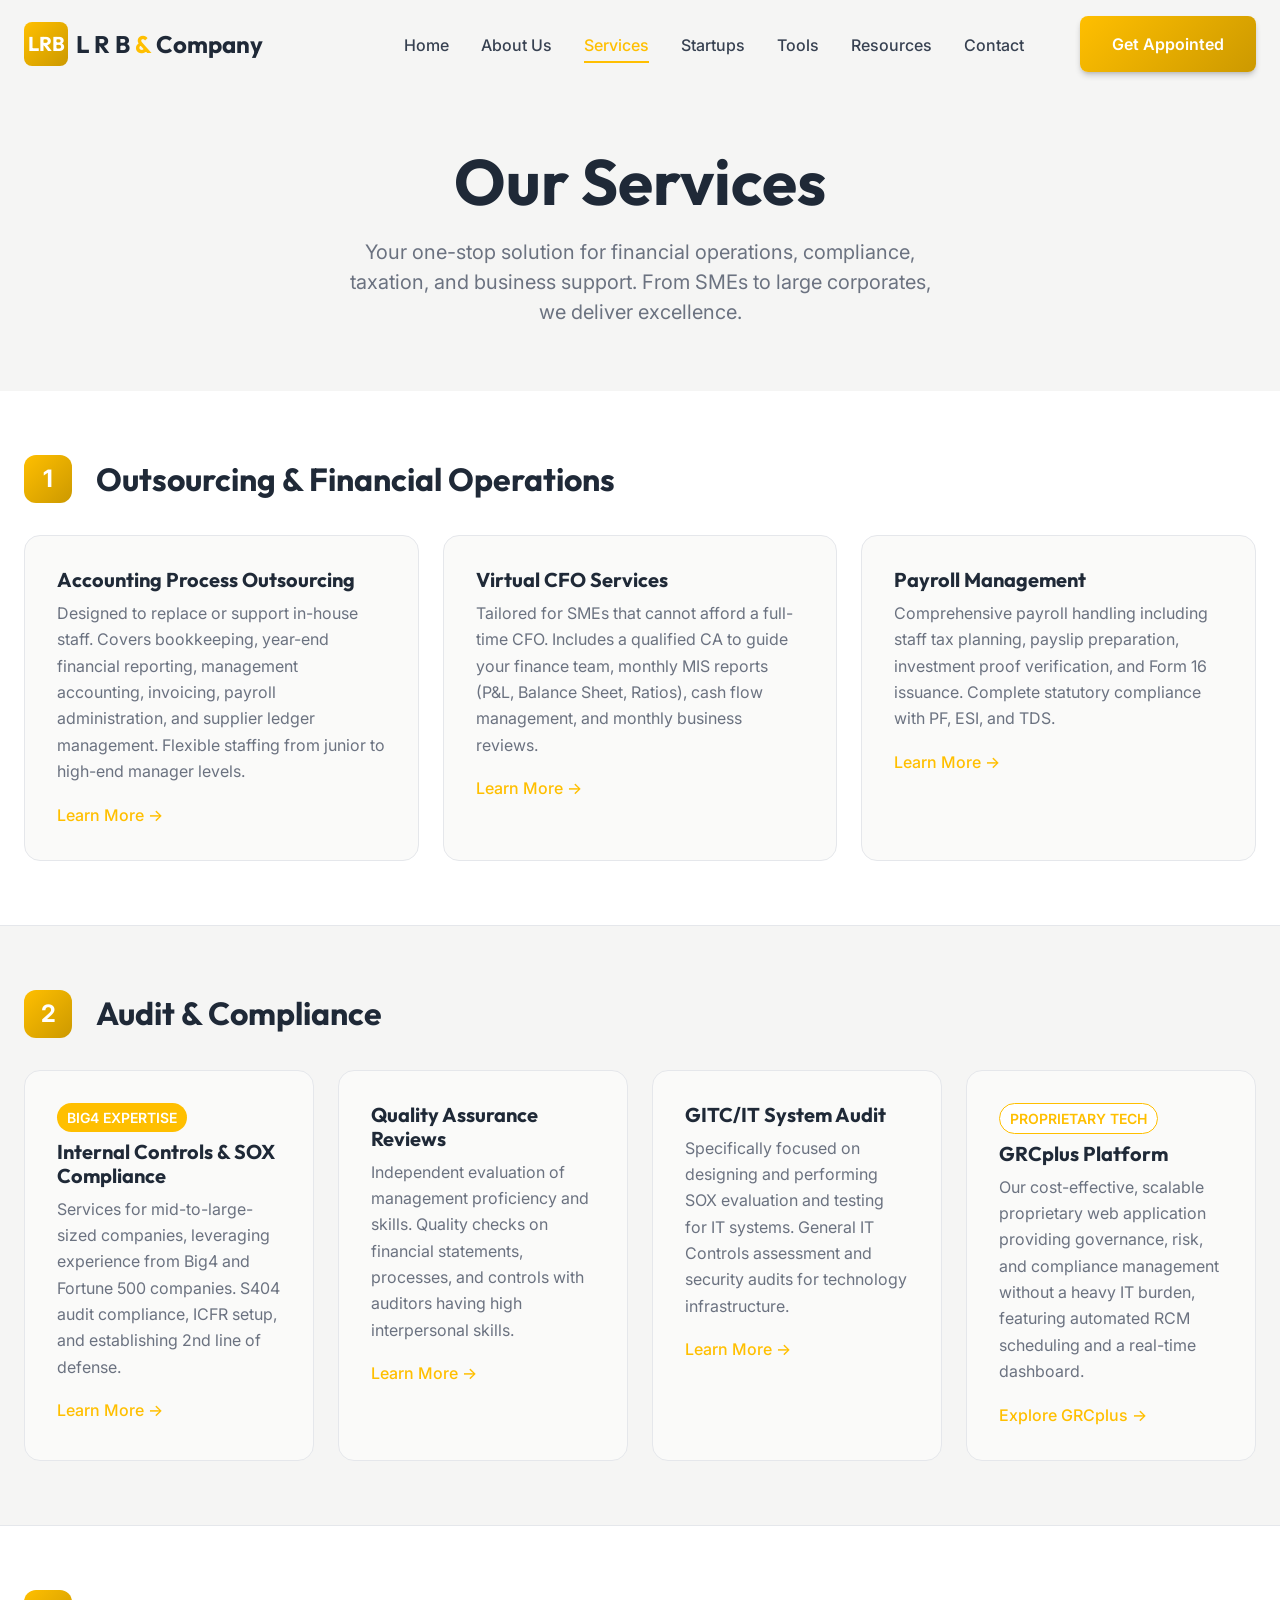
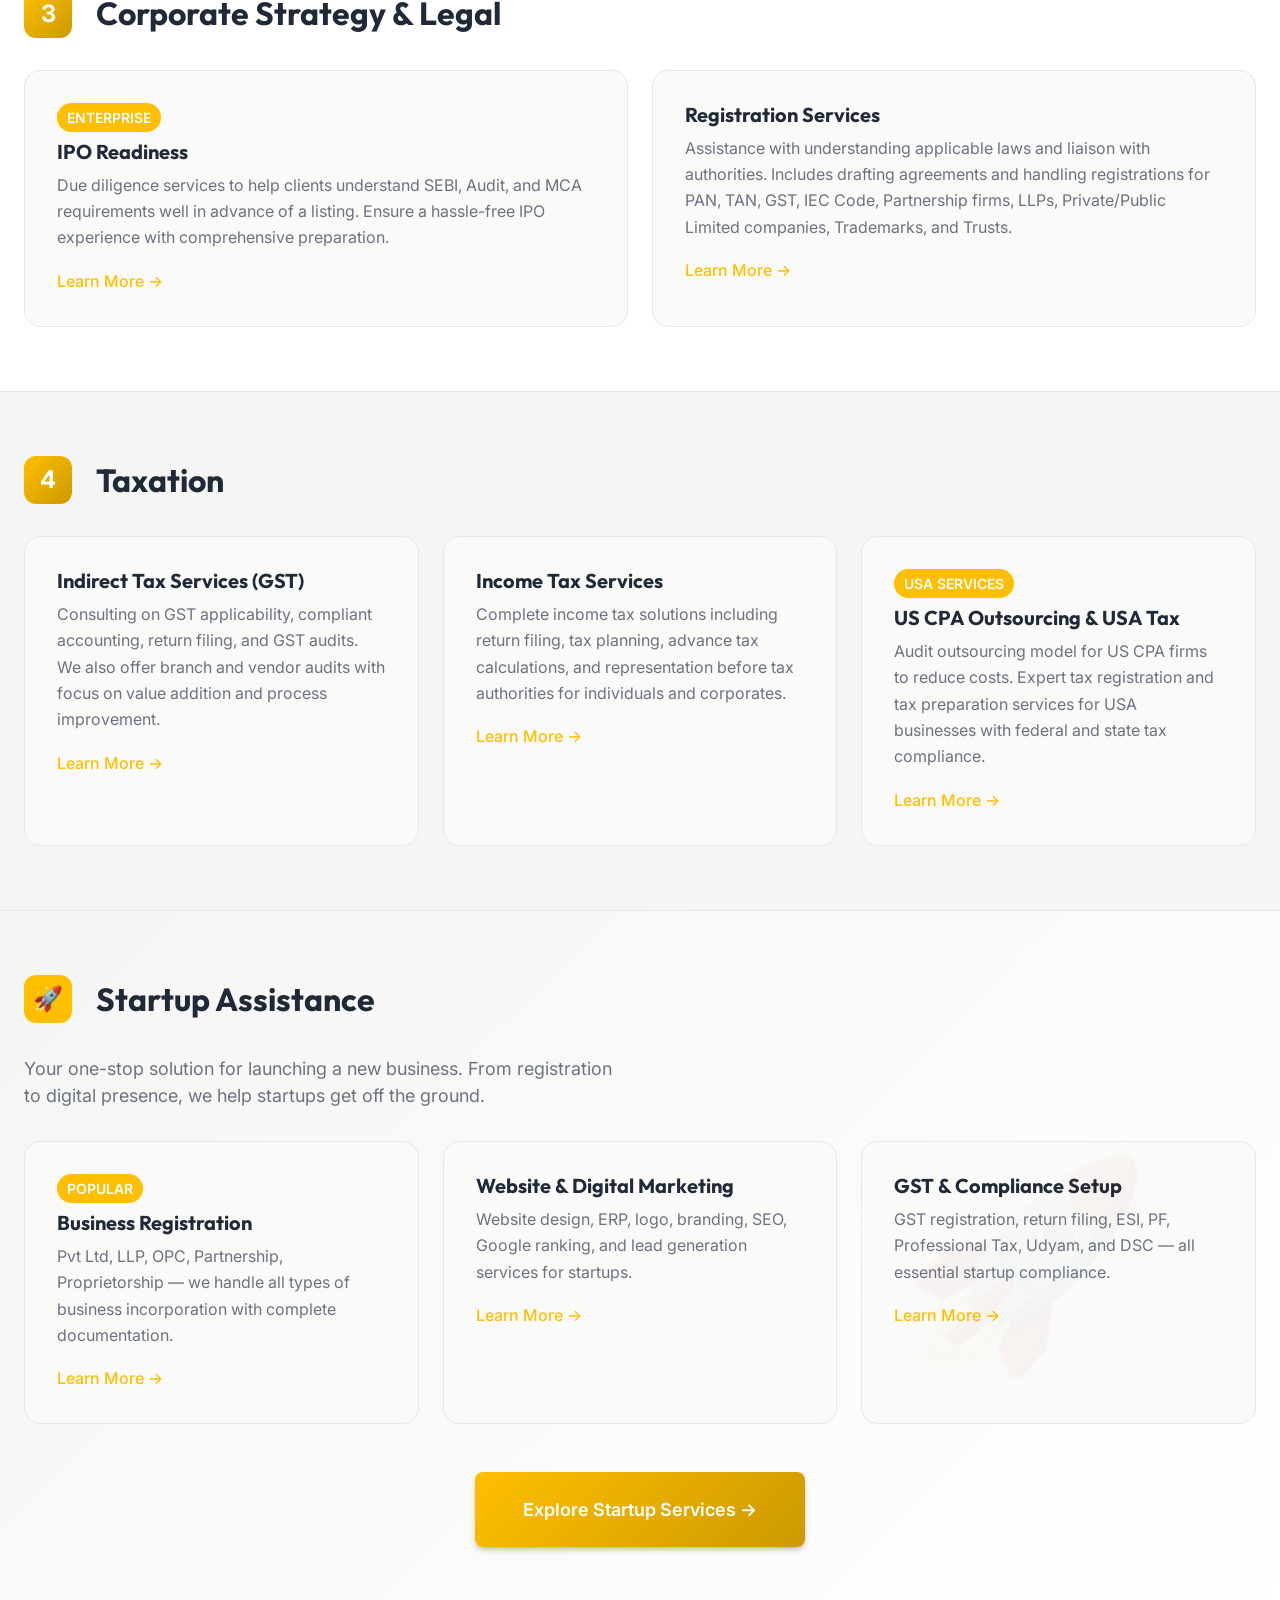
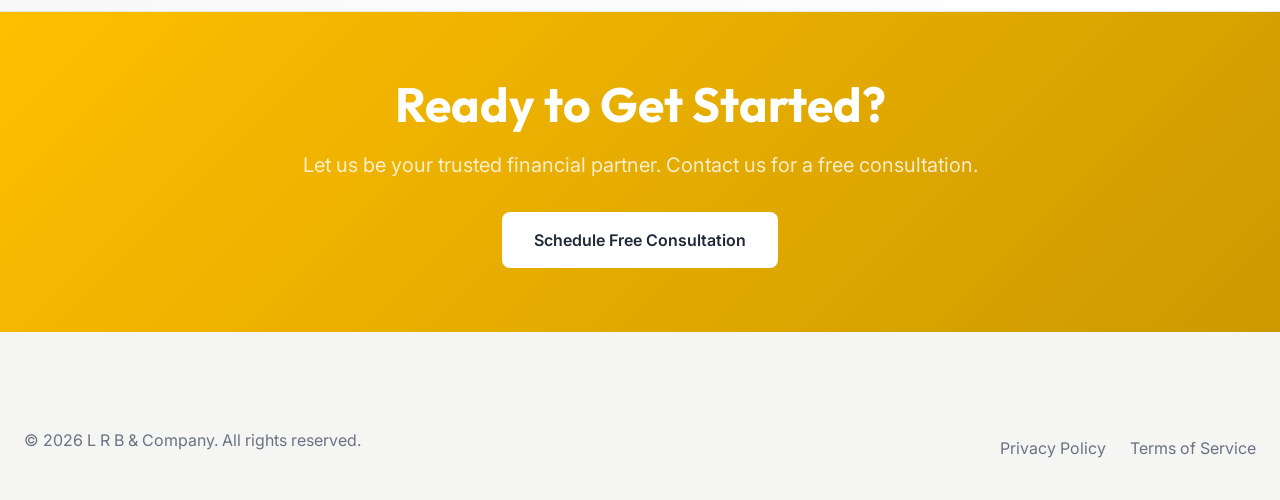
<file: services.html>
<!doctype html>
<html lang="en">
  <head>
    <meta charset="UTF-8" />
    <meta name="viewport" content="width=device-width, initial-scale=1.0" />
    <meta
      name="description"
      content="L R B & Company Services - Accounting, Audit, Compliance, Taxation, Virtual CFO, RERA, IPO Readiness. Your one-stop financial solutions partner."
    />
    <title>Our Services | L R B & Company</title>
    <link
      rel="icon"
      type="image/svg+xml"
      href="data:image/svg+xml,<svg xmlns='http://www.w3.org/2000/svg' viewBox='0 0 100 100'><rect fill='%23FFBF00' rx='15' width='100' height='100'/><text x='50%' y='55%' dominant-baseline='middle' text-anchor='middle' font-family='system-ui' font-size='50' font-weight='bold' fill='%23FFFFFF'>LRB</text></svg>"
    />
    <link rel="stylesheet" href="styles/main.css" />
    <style>
      .services-hero {
        background: var(--primary-dark);
        padding: calc(80px + var(--space-3xl)) 0 var(--space-3xl);
        text-align: center;
      }
      .services-hero__title {
        font-size: var(--text-4xl);
        margin-bottom: var(--space-md);
      }
      .services-hero__subtitle {
        font-size: var(--text-lg);
        color: var(--text-muted);
        max-width: 600px;
        margin: 0 auto;
      }
      .service-category {
        padding: var(--space-3xl) 0;
        border-bottom: 1px solid var(--border);
      }
      .service-category:last-child {
        border-bottom: none;
      }
      .service-category:nth-child(even) {
        background: var(--primary-dark);
      }
      .category-header {
        display: flex;
        align-items: center;
        gap: var(--space-lg);
        margin-bottom: var(--space-xl);
      }
      .category-number {
        width: 48px;
        height: 48px;
        background: var(--gradient-accent);
        border-radius: var(--radius-lg);
        display: flex;
        align-items: center;
        justify-content: center;
        font-size: var(--text-xl);
        font-weight: var(--weight-bold);
        color: var(--primary);
        flex-shrink: 0;
      }
      .category-title {
        font-size: var(--text-2xl);
        margin: 0;
      }
      .service-grid {
        display: grid;
        grid-template-columns: repeat(auto-fit, minmax(280px, 1fr));
        gap: var(--space-lg);
      }
      @media (max-width: 768px) {
        .service-grid {
          display: flex;
          overflow-x: auto;
          scroll-snap-type: x mandatory;
          gap: var(--space-md);
          padding-bottom: var(--space-md);
          padding-left: var(--space-md);
          padding-right: var(--space-md);
          margin-left: calc(-1 * var(--space-lg));
          margin-right: calc(-1 * var(--space-lg));
          scrollbar-width: none;
          -ms-overflow-style: none;
        }
        .service-grid::-webkit-scrollbar {
          display: none;
        }
        .service-item {
          flex: 0 0 calc(85vw - var(--space-lg));
          scroll-snap-align: center;
        }
      }
      .service-item {
        background: var(--primary-light);
        border: 1px solid var(--border);
        border-radius: var(--radius-xl);
        padding: var(--space-xl);
        transition: all var(--transition-base);
      }
      .service-item:hover {
        border-color: var(--accent);
        transform: translateY(-4px);
        box-shadow: var(--shadow-card);
      }
      .service-item__badge {
        display: inline-block;
        background: var(--accent);
        color: var(--primary);
        font-size: var(--text-xs);
        padding: 4px 10px;
        border-radius: 20px;
        font-weight: var(--weight-semibold);
        margin-bottom: var(--space-sm);
      }
      .service-item__title {
        font-size: var(--text-lg);
        margin-bottom: var(--space-sm);
        color: var(--text);
      }
      .service-item__text {
        font-size: var(--text-sm);
        color: var(--text-muted);
        line-height: var(--leading-relaxed);
        margin-bottom: var(--space-md);
      }
      .service-item__link {
        font-size: var(--text-sm);
        color: var(--accent);
        font-weight: var(--weight-medium);
      }
      .cta-section {
        background: var(--gradient-accent);
        padding: var(--space-3xl) 0;
        text-align: center;
      }
      .cta-section h2 {
        color: var(--primary);
        font-size: var(--text-3xl);
        margin-bottom: var(--space-md);
      }
      .cta-section p {
        color: var(--primary);
        opacity: 0.8;
        margin-bottom: var(--space-xl);
        font-size: var(--text-lg);
      }
    </style>
  </head>
  <body>
    <!-- Navigation -->
    <nav class="navbar">
      <div class="container">
        <div class="navbar__inner">
          <a href="index.html" class="navbar__logo">
            <div class="navbar__logo-icon">LRB</div>
            <div class="navbar__logo-text">L R B <span>&</span> Company</div>
          </a>
          <ul class="navbar__menu">
            <li><a href="index.html" class="navbar__link">Home</a></li>
            <li><a href="about.html" class="navbar__link">About Us</a></li>
            <li>
              <a href="services.html" class="navbar__link active">Services</a>
            </li>
            <li>
              <a href="startup-assistance.html" class="navbar__link"
                >Startups</a
              >
            </li>
            <li><a href="index.html#tools" class="navbar__link">Tools</a></li>
            <li><a href="resources.html" class="navbar__link">Resources</a></li>
            <li><a href="contact.html" class="navbar__link">Contact</a></li>
            <li class="navbar__cta">
              <a href="contact.html" class="btn btn--primary">Get Appointed</a>
            </li>
          </ul>
          <button class="navbar__toggle" aria-label="Toggle menu">
            <span></span><span></span><span></span>
          </button>
        </div>
      </div>
    </nav>

    <!-- Hero -->
    <section class="services-hero">
      <div class="container">
        <h1 class="services-hero__title">Our Services</h1>
        <p class="services-hero__subtitle">
          Your one-stop solution for financial operations, compliance, taxation,
          and business support. From SMEs to large corporates, we deliver
          excellence.
        </p>
      </div>
    </section>

    <!-- Category 1: Outsourcing & Financial Operations -->
    <section class="service-category">
      <div class="container">
        <div class="category-header">
          <div class="category-number">1</div>
          <h2 class="category-title">Outsourcing & Financial Operations</h2>
        </div>
        <div class="service-grid">
          <div class="service-item">
            <h3 class="service-item__title">Accounting Process Outsourcing</h3>
            <p class="service-item__text">
              Designed to replace or support in-house staff. Covers bookkeeping,
              year-end financial reporting, management accounting, invoicing,
              payroll administration, and supplier ledger management. Flexible
              staffing from junior to high-end manager levels.
            </p>
            <a href="services/outsourcing.html" class="service-item__link"
              >Learn More →</a
            >
          </div>
          <div class="service-item">
            <h3 class="service-item__title">Virtual CFO Services</h3>
            <p class="service-item__text">
              Tailored for SMEs that cannot afford a full-time CFO. Includes a
              qualified CA to guide your finance team, monthly MIS reports (P&L,
              Balance Sheet, Ratios), cash flow management, and monthly business
              reviews.
            </p>
            <a href="services/business-support.html" class="service-item__link"
              >Learn More →</a
            >
          </div>
          <div class="service-item">
            <h3 class="service-item__title">Payroll Management</h3>
            <p class="service-item__text">
              Comprehensive payroll handling including staff tax planning,
              payslip preparation, investment proof verification, and Form 16
              issuance. Complete statutory compliance with PF, ESI, and TDS.
            </p>
            <a href="services/business-support.html" class="service-item__link"
              >Learn More →</a
            >
          </div>
        </div>
      </div>
    </section>

    <!-- Category 2: Audit & Compliance -->
    <section class="service-category">
      <div class="container">
        <div class="category-header">
          <div class="category-number">2</div>
          <h2 class="category-title">Audit & Compliance</h2>
        </div>
        <div class="service-grid">
          <div class="service-item">
            <span class="service-item__badge">BIG4 EXPERTISE</span>
            <h3 class="service-item__title">
              Internal Controls & SOX Compliance
            </h3>
            <p class="service-item__text">
              Services for mid-to-large-sized companies, leveraging experience
              from Big4 and Fortune 500 companies. S404 audit compliance, ICFR
              setup, and establishing 2nd line of defense.
            </p>
            <a href="services/compliance-audit.html" class="service-item__link"
              >Learn More →</a
            >
          </div>
          <div class="service-item">
            <h3 class="service-item__title">Quality Assurance Reviews</h3>
            <p class="service-item__text">
              Independent evaluation of management proficiency and skills.
              Quality checks on financial statements, processes, and controls
              with auditors having high interpersonal skills.
            </p>
            <a href="services/compliance-audit.html" class="service-item__link"
              >Learn More →</a
            >
          </div>
          <div class="service-item">
            <h3 class="service-item__title">GITC/IT System Audit</h3>
            <p class="service-item__text">
              Specifically focused on designing and performing SOX evaluation
              and testing for IT systems. General IT Controls assessment and
              security audits for technology infrastructure.
            </p>
            <a href="services/compliance-audit.html" class="service-item__link"
              >Learn More →</a
            >
          </div>
          <div class="service-item">
            <span class="service-item__badge" style="background: var(--primary); color: var(--accent); border: 1px solid var(--accent);">PROPRIETARY TECH</span>
            <h3 class="service-item__title">GRCplus Platform</h3>
            <p class="service-item__text">
              Our cost-effective, scalable proprietary web application providing governance, risk, and compliance management without a heavy IT burden, featuring automated RCM scheduling and a real-time dashboard.
            </p>
            <a href="services/compliance-audit.html" class="service-item__link"
              >Explore GRCplus →</a
            >
          </div>
        </div>
      </div>
    </section>

    <!-- Category 3: Corporate Strategy & Legal -->
    <section class="service-category">
      <div class="container">
        <div class="category-header">
          <div class="category-number">3</div>
          <h2 class="category-title">Corporate Strategy & Legal</h2>
        </div>
        <div class="service-grid">
          <div class="service-item">
            <span class="service-item__badge">ENTERPRISE</span>
            <h3 class="service-item__title">IPO Readiness</h3>
            <p class="service-item__text">
              Due diligence services to help clients understand SEBI, Audit, and
              MCA requirements well in advance of a listing. Ensure a
              hassle-free IPO experience with comprehensive preparation.
            </p>
            <a href="services/business-support.html" class="service-item__link"
              >Learn More →</a
            >
          </div>
          <div class="service-item">
            <h3 class="service-item__title">Registration Services</h3>
            <p class="service-item__text">
              Assistance with understanding applicable laws and liaison with
              authorities. Includes drafting agreements and handling
              registrations for PAN, TAN, GST, IEC Code, Partnership firms,
              LLPs, Private/Public Limited companies, Trademarks, and Trusts.
            </p>
            <a href="services/business-support.html" class="service-item__link"
              >Learn More →</a
            >
          </div>
        </div>
      </div>
    </section>

    <!-- Category 4: Taxation -->
    <section class="service-category">
      <div class="container">
        <div class="category-header">
          <div class="category-number">4</div>
          <h2 class="category-title">Taxation</h2>
        </div>
        <div class="service-grid">
          <div class="service-item">
            <h3 class="service-item__title">Indirect Tax Services (GST)</h3>
            <p class="service-item__text">
              Consulting on GST applicability, compliant accounting, return
              filing, and GST audits. We also offer branch and vendor audits
              with focus on value addition and process improvement.
            </p>
            <a href="services/taxation-legal.html" class="service-item__link"
              >Learn More →</a
            >
          </div>
          <div class="service-item">
            <h3 class="service-item__title">Income Tax Services</h3>
            <p class="service-item__text">
              Complete income tax solutions including return filing, tax
              planning, advance tax calculations, and representation before tax
              authorities for individuals and corporates.
            </p>
            <a href="services/taxation-legal.html" class="service-item__link"
              >Learn More →</a
            >
          </div>
          <div class="service-item">
            <span class="service-item__badge">USA SERVICES</span>
            <h3 class="service-item__title">US CPA Outsourcing & USA Tax</h3>
            <p class="service-item__text">
              Audit outsourcing model for US CPA firms to reduce costs. Expert
              tax registration and tax preparation services for USA businesses
              with federal and state tax compliance.
            </p>
            <a href="services/outsourcing.html" class="service-item__link"
              >Learn More →</a
            >
          </div>
        </div>
      </div>
    </section>

    <!-- Category 5: Startup Assistance -->
    <section
      class="service-category"
      style="
        background: linear-gradient(
          135deg,
          var(--primary-dark) 0%,
          var(--primary) 100%
        );
        position: relative;
        overflow: hidden;
      "
    >
      <div
        style="
          position: absolute;
          font-size: 200px;
          opacity: 0.03;
          top: 50%;
          right: 10%;
          transform: translateY(-50%);
        "
      >
        🚀
      </div>
      <div class="container">
        <div class="category-header">
          <div
            class="category-number"
            style="background: var(--accent); color: var(--primary)"
          >
            🚀
          </div>
          <h2 class="category-title">Startup Assistance</h2>
        </div>
        <p
          style="
            color: var(--text-muted);
            margin-bottom: var(--space-xl);
            max-width: 600px;
          "
        >
          Your one-stop solution for launching a new business. From registration
          to digital presence, we help startups get off the ground.
        </p>
        <div class="service-grid">
          <div class="service-item">
            <span class="service-item__badge">POPULAR</span>
            <h3 class="service-item__title">Business Registration</h3>
            <p class="service-item__text">
              Pvt Ltd, LLP, OPC, Partnership, Proprietorship — we handle all
              types of business incorporation with complete documentation.
            </p>
            <a href="startup-assistance.html" class="service-item__link"
              >Learn More →</a
            >
          </div>
          <div class="service-item">
            <h3 class="service-item__title">Website & Digital Marketing</h3>
            <p class="service-item__text">
              Website design, ERP, logo, branding, SEO, Google ranking, and lead
              generation services for startups.
            </p>
            <a href="startup-assistance.html" class="service-item__link"
              >Learn More →</a
            >
          </div>
          <div class="service-item">
            <h3 class="service-item__title">GST & Compliance Setup</h3>
            <p class="service-item__text">
              GST registration, return filing, ESI, PF, Professional Tax, Udyam,
              and DSC — all essential startup compliance.
            </p>
            <a href="startup-assistance.html" class="service-item__link"
              >Learn More →</a
            >
          </div>
        </div>
        <div style="text-align: center; margin-top: var(--space-2xl)">
          <a href="startup-assistance.html" class="btn btn--primary btn--lg"
            >Explore Startup Services →</a
          >
        </div>
      </div>
    </section>

    <!-- CTA Section -->
    <section class="cta-section">
      <div class="container">
        <h2>Ready to Get Started?</h2>
        <p>
          Let us be your trusted financial partner. Contact us for a free
          consultation.
        </p>
        <a
          href="contact.html"
          class="btn"
          style="background: var(--primary); color: var(--text)"
        >
          Schedule Free Consultation
        </a>
      </div>
    </section>

    <!-- Footer -->
    <footer class="footer">
      <div class="container">
        <div class="footer__bottom" style="border-top: none; padding-top: 0">
          <p class="footer__copyright">
            © 2026 L R B & Company. All rights reserved.
          </p>
          <div class="footer__legal">
            <a href="#">Privacy Policy</a>
            <a href="#">Terms of Service</a>
          </div>
        </div>
      </div>
    </footer>

    <script src="scripts/main.js"></script>
  </body>
</html>
</file>
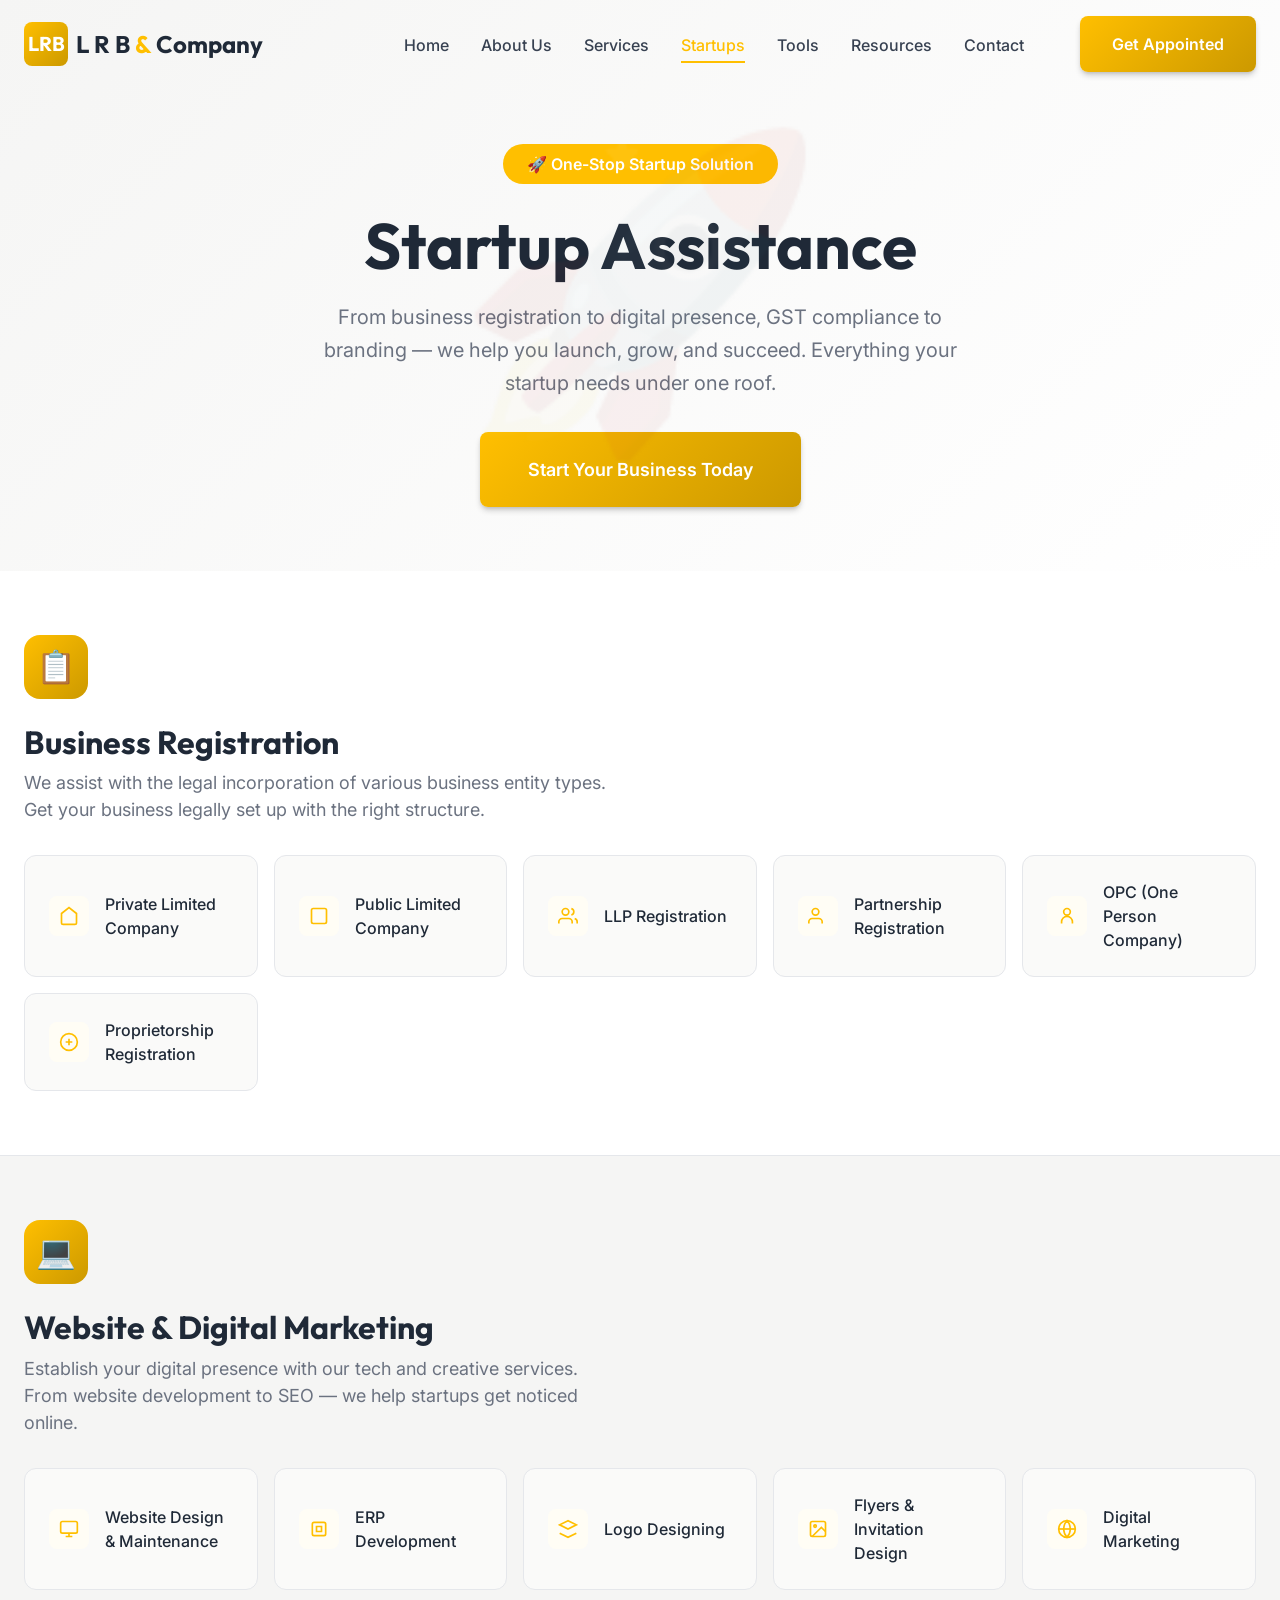
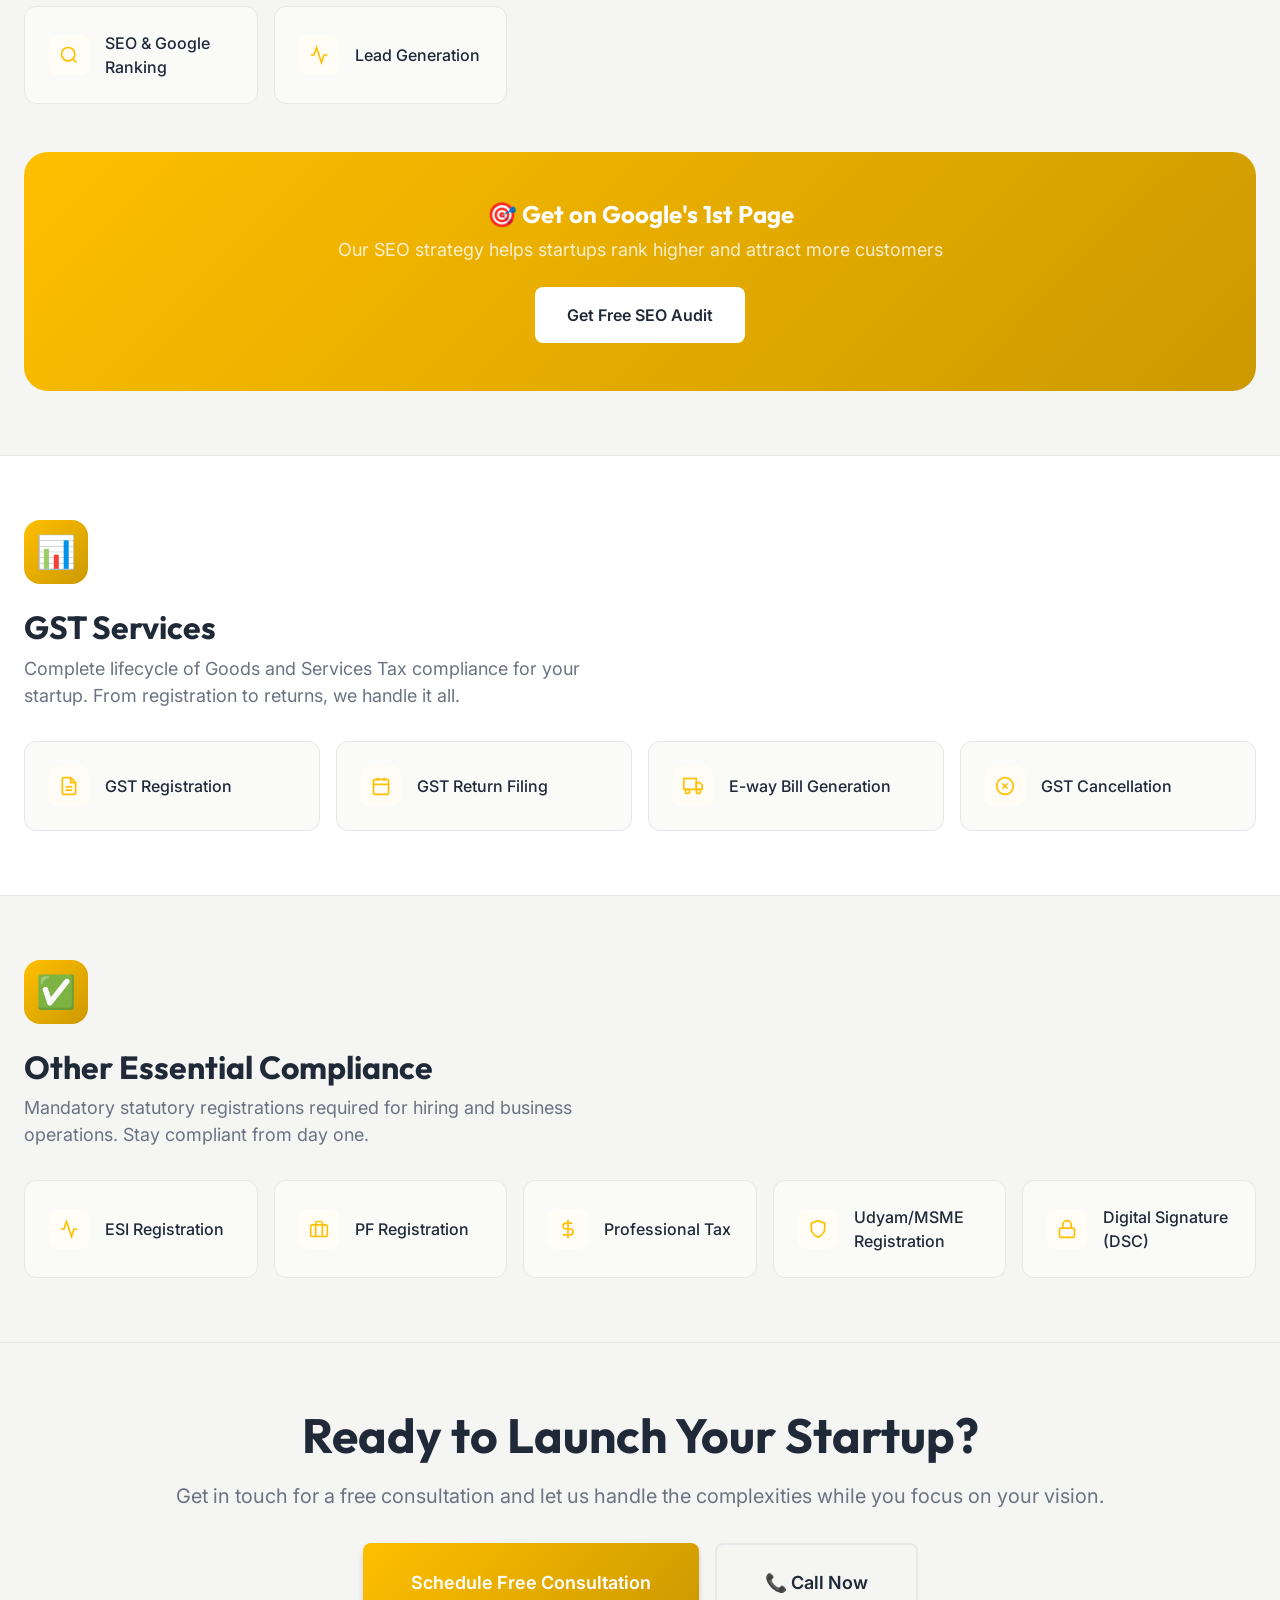
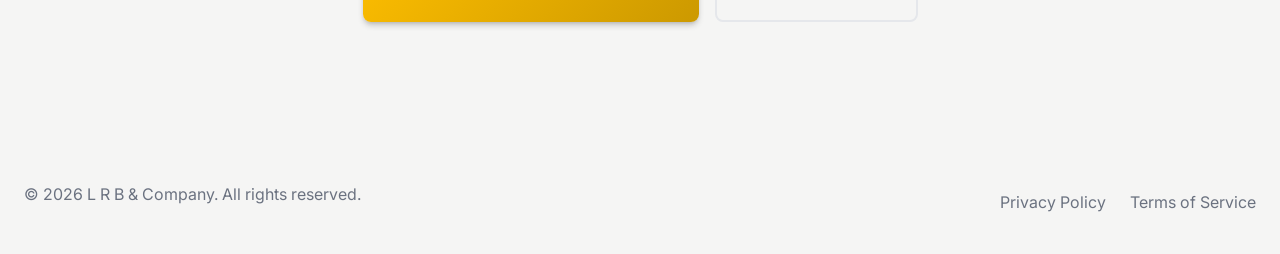
<file: startup-assistance.html>
<!doctype html>
<html lang="en">
  <head>
    <meta charset="UTF-8" />
    <meta name="viewport" content="width=device-width, initial-scale=1.0" />
    <meta
      name="description"
      content="Startup Assistance - One-stop solution for business registration, website development, GST, and compliance. L R B & Company helps startups launch and grow."
    />
    <title>Startup Assistance | L R B & Company</title>
    <link
      rel="icon"
      type="image/svg+xml"
      href="data:image/svg+xml,<svg xmlns='http://www.w3.org/2000/svg' viewBox='0 0 100 100'><rect fill='%23FFBF00' rx='15' width='100' height='100'/><text x='50%' y='55%' dominant-baseline='middle' text-anchor='middle' font-family='system-ui' font-size='50' font-weight='bold' fill='%23FFFFFF'>LRB</text></svg>"
    />
    <link rel="stylesheet" href="styles/main.css" />
    <style>
      .startup-hero {
        background: linear-gradient(
          135deg,
          var(--primary-dark) 0%,
          var(--primary) 100%
        );
        padding: calc(80px + var(--space-3xl)) 0 var(--space-3xl);
        text-align: center;
        position: relative;
        overflow: hidden;
      }
      .startup-hero::before {
        content: "🚀";
        position: absolute;
        font-size: 300px;
        opacity: 0.05;
        top: 50%;
        left: 50%;
        transform: translate(-50%, -50%);
      }
      .startup-hero__badge {
        display: inline-flex;
        align-items: center;
        gap: var(--space-sm);
        background: var(--accent);
        color: var(--primary);
        padding: var(--space-sm) var(--space-lg);
        border-radius: 30px;
        font-size: var(--text-sm);
        font-weight: var(--weight-semibold);
        margin-bottom: var(--space-lg);
      }
      .startup-hero__title {
        font-size: var(--text-4xl);
        margin-bottom: var(--space-md);
      }
      .startup-hero__subtitle {
        font-size: var(--text-lg);
        color: var(--text-muted);
        max-width: 650px;
        margin: 0 auto var(--space-xl);
        line-height: var(--leading-relaxed);
      }
      .service-section {
        padding: var(--space-3xl) 0;
        border-bottom: 1px solid var(--border);
      }
      .service-section:nth-child(even) {
        background: var(--primary-dark);
      }
      .service-section:last-of-type {
        border-bottom: none;
      }
      .section-icon {
        width: 64px;
        height: 64px;
        background: var(--gradient-accent);
        border-radius: var(--radius-xl);
        display: flex;
        align-items: center;
        justify-content: center;
        font-size: 32px;
        margin-bottom: var(--space-lg);
      }
      .section-title {
        font-size: var(--text-2xl);
        margin-bottom: var(--space-sm);
      }
      .section-desc {
        color: var(--text-muted);
        margin-bottom: var(--space-xl);
        max-width: 600px;
      }
      .service-list {
        display: grid;
        grid-template-columns: repeat(auto-fit, minmax(220px, 1fr));
        gap: var(--space-md);
      }
      @media (max-width: 640px) {
        .service-list {
          display: flex;
          overflow-x: auto;
          scroll-snap-type: x mandatory;
          gap: var(--space-md);
          margin-left: calc(-1 * var(--space-lg));
          margin-right: calc(-1 * var(--space-lg));
          padding: 0 var(--space-lg) var(--space-md);
          scrollbar-width: none;
          -ms-overflow-style: none;
        }
        .service-list::-webkit-scrollbar {
          display: none;
        }
        .service-list__item {
          flex: 0 0 80vw;
          scroll-snap-align: center;
          margin-bottom: 0 !important;
        }
      }
      .service-list__item {
        display: flex;
        align-items: center;
        gap: var(--space-md);
        padding: var(--space-lg);
        background: var(--primary-light);
        border: 1px solid var(--border);
        border-radius: var(--radius-lg);
        transition: all var(--transition-base);
      }
      .service-list__item:hover {
        border-color: var(--accent);
        transform: translateX(4px);
      }
      .service-list__icon {
        width: 40px;
        height: 40px;
        background: var(--accent-light);
        border-radius: var(--radius-md);
        display: flex;
        align-items: center;
        justify-content: center;
        flex-shrink: 0;
      }
      .service-list__icon svg {
        width: 20px;
        height: 20px;
        color: var(--accent);
      }
      .service-list__text {
        font-weight: var(--weight-medium);
        font-size: var(--text-sm);
      }
      .highlight-box {
        background: var(--gradient-accent);
        border-radius: var(--radius-2xl);
        padding: var(--space-2xl);
        text-align: center;
        margin-top: var(--space-2xl);
      }
      .highlight-box h3 {
        color: var(--primary);
        font-size: var(--text-xl);
        margin-bottom: var(--space-sm);
      }
      .highlight-box p {
        color: var(--primary);
        opacity: 0.8;
        margin-bottom: var(--space-lg);
      }
      .cta-section {
        background: var(--primary-dark);
        padding: var(--space-3xl) 0;
        text-align: center;
      }
      .cta-section h2 {
        font-size: var(--text-3xl);
        margin-bottom: var(--space-md);
      }
      .cta-section p {
        color: var(--text-muted);
        margin-bottom: var(--space-xl);
        font-size: var(--text-lg);
      }
    </style>
  </head>
  <body>
    <!-- Navigation -->
    <nav class="navbar">
      <div class="container">
        <div class="navbar__inner">
          <a href="index.html" class="navbar__logo">
            <div class="navbar__logo-icon">LRB</div>
            <div class="navbar__logo-text">L R B <span>&</span> Company</div>
          </a>
          <ul class="navbar__menu">
            <li><a href="index.html" class="navbar__link">Home</a></li>
            <li><a href="about.html" class="navbar__link">About Us</a></li>
            <li><a href="services.html" class="navbar__link">Services</a></li>
            <li>
              <a href="startup-assistance.html" class="navbar__link active"
                >Startups</a
              >
            </li>
            <li><a href="index.html#tools" class="navbar__link">Tools</a></li>
            <li><a href="resources.html" class="navbar__link">Resources</a></li>
            <li><a href="contact.html" class="navbar__link">Contact</a></li>
            <li class="navbar__cta">
              <a href="contact.html" class="btn btn--primary">Get Appointed</a>
            </li>
          </ul>
          <button class="navbar__toggle" aria-label="Toggle menu">
            <span></span><span></span><span></span>
          </button>
        </div>
      </div>
    </nav>

    <!-- Hero -->
    <section class="startup-hero">
      <div class="container">
        <div class="startup-hero__badge">🚀 One-Stop Startup Solution</div>
        <h1 class="startup-hero__title">Startup Assistance</h1>
        <p class="startup-hero__subtitle">
          From business registration to digital presence, GST compliance to
          branding — we help you launch, grow, and succeed. Everything your
          startup needs under one roof.
        </p>
        <a href="contact.html" class="btn btn--primary btn--lg"
          >Start Your Business Today</a
        >
      </div>
    </section>

    <!-- Section 1: Business Registration -->
    <section class="service-section">
      <div class="container">
        <div class="section-icon">📋</div>
        <h2 class="section-title">Business Registration</h2>
        <p class="section-desc">
          We assist with the legal incorporation of various business entity
          types. Get your business legally set up with the right structure.
        </p>
        <div class="service-list">
          <div class="service-list__item">
            <div class="service-list__icon">
              <svg
                xmlns="http://www.w3.org/2000/svg"
                viewBox="0 0 24 24"
                fill="none"
                stroke="currentColor"
                stroke-width="2"
              >
                <path d="M3 9l9-7 9 7v11a2 2 0 0 1-2 2H5a2 2 0 0 1-2-2z" />
              </svg>
            </div>
            <span class="service-list__text">Private Limited Company</span>
          </div>
          <div class="service-list__item">
            <div class="service-list__icon">
              <svg
                xmlns="http://www.w3.org/2000/svg"
                viewBox="0 0 24 24"
                fill="none"
                stroke="currentColor"
                stroke-width="2"
              >
                <rect x="3" y="3" width="18" height="18" rx="2" />
              </svg>
            </div>
            <span class="service-list__text">Public Limited Company</span>
          </div>
          <div class="service-list__item">
            <div class="service-list__icon">
              <svg
                xmlns="http://www.w3.org/2000/svg"
                viewBox="0 0 24 24"
                fill="none"
                stroke="currentColor"
                stroke-width="2"
              >
                <path d="M17 21v-2a4 4 0 0 0-4-4H5a4 4 0 0 0-4 4v2" />
                <circle cx="9" cy="7" r="4" />
                <path d="M23 21v-2a4 4 0 0 0-3-3.87" />
                <path d="M16 3.13a4 4 0 0 1 0 7.75" />
              </svg>
            </div>
            <span class="service-list__text">LLP Registration</span>
          </div>
          <div class="service-list__item">
            <div class="service-list__icon">
              <svg
                xmlns="http://www.w3.org/2000/svg"
                viewBox="0 0 24 24"
                fill="none"
                stroke="currentColor"
                stroke-width="2"
              >
                <path d="M17 21v-2a4 4 0 0 0-4-4H5a4 4 0 0 0-4 4v2" />
                <circle cx="9" cy="7" r="4" />
              </svg>
            </div>
            <span class="service-list__text">Partnership Registration</span>
          </div>
          <div class="service-list__item">
            <div class="service-list__icon">
              <svg
                xmlns="http://www.w3.org/2000/svg"
                viewBox="0 0 24 24"
                fill="none"
                stroke="currentColor"
                stroke-width="2"
              >
                <circle cx="12" cy="7" r="4" />
                <path d="M5.5 21v-2a4.5 4.5 0 0 1 13 0v2" />
              </svg>
            </div>
            <span class="service-list__text">OPC (One Person Company)</span>
          </div>
          <div class="service-list__item">
            <div class="service-list__icon">
              <svg
                xmlns="http://www.w3.org/2000/svg"
                viewBox="0 0 24 24"
                fill="none"
                stroke="currentColor"
                stroke-width="2"
              >
                <circle cx="12" cy="12" r="10" />
                <path d="M12 8v8M8 12h8" />
              </svg>
            </div>
            <span class="service-list__text">Proprietorship Registration</span>
          </div>
        </div>
      </div>
    </section>

    <!-- Section 2: Website & Digital Marketing -->
    <section class="service-section">
      <div class="container">
        <div class="section-icon">💻</div>
        <h2 class="section-title">Website & Digital Marketing</h2>
        <p class="section-desc">
          Establish your digital presence with our tech and creative services.
          From website development to SEO — we help startups get noticed online.
        </p>
        <div class="service-list">
          <div class="service-list__item">
            <div class="service-list__icon">
              <svg
                xmlns="http://www.w3.org/2000/svg"
                viewBox="0 0 24 24"
                fill="none"
                stroke="currentColor"
                stroke-width="2"
              >
                <rect x="2" y="3" width="20" height="14" rx="2" />
                <path d="M8 21h8M12 17v4" />
              </svg>
            </div>
            <span class="service-list__text">Website Design & Maintenance</span>
          </div>
          <div class="service-list__item">
            <div class="service-list__icon">
              <svg
                xmlns="http://www.w3.org/2000/svg"
                viewBox="0 0 24 24"
                fill="none"
                stroke="currentColor"
                stroke-width="2"
              >
                <rect x="4" y="4" width="16" height="16" rx="2" />
                <path d="M9 9h6v6H9z" />
              </svg>
            </div>
            <span class="service-list__text">ERP Development</span>
          </div>
          <div class="service-list__item">
            <div class="service-list__icon">
              <svg
                xmlns="http://www.w3.org/2000/svg"
                viewBox="0 0 24 24"
                fill="none"
                stroke="currentColor"
                stroke-width="2"
              >
                <polygon points="12 2 2 7 12 12 22 7 12 2" />
                <polyline points="2 17 12 22 22 17" />
              </svg>
            </div>
            <span class="service-list__text">Logo Designing</span>
          </div>
          <div class="service-list__item">
            <div class="service-list__icon">
              <svg
                xmlns="http://www.w3.org/2000/svg"
                viewBox="0 0 24 24"
                fill="none"
                stroke="currentColor"
                stroke-width="2"
              >
                <rect x="3" y="3" width="18" height="18" rx="2" />
                <circle cx="8.5" cy="8.5" r="1.5" />
                <path d="M21 15l-5-5L5 21" />
              </svg>
            </div>
            <span class="service-list__text">Flyers & Invitation Design</span>
          </div>
          <div class="service-list__item">
            <div class="service-list__icon">
              <svg
                xmlns="http://www.w3.org/2000/svg"
                viewBox="0 0 24 24"
                fill="none"
                stroke="currentColor"
                stroke-width="2"
              >
                <circle cx="12" cy="12" r="10" />
                <line x1="2" y1="12" x2="22" y2="12" />
                <path
                  d="M12 2a15.3 15.3 0 0 1 4 10 15.3 15.3 0 0 1-4 10 15.3 15.3 0 0 1-4-10 15.3 15.3 0 0 1 4-10z"
                />
              </svg>
            </div>
            <span class="service-list__text">Digital Marketing</span>
          </div>
          <div class="service-list__item">
            <div class="service-list__icon">
              <svg
                xmlns="http://www.w3.org/2000/svg"
                viewBox="0 0 24 24"
                fill="none"
                stroke="currentColor"
                stroke-width="2"
              >
                <circle cx="11" cy="11" r="8" />
                <path d="M21 21l-4.35-4.35" />
              </svg>
            </div>
            <span class="service-list__text">SEO & Google Ranking</span>
          </div>
          <div class="service-list__item">
            <div class="service-list__icon">
              <svg
                xmlns="http://www.w3.org/2000/svg"
                viewBox="0 0 24 24"
                fill="none"
                stroke="currentColor"
                stroke-width="2"
              >
                <path d="M22 12h-4l-3 9L9 3l-3 9H2" />
              </svg>
            </div>
            <span class="service-list__text">Lead Generation</span>
          </div>
        </div>

        <div class="highlight-box">
          <h3>🎯 Get on Google's 1st Page</h3>
          <p>
            Our SEO strategy helps startups rank higher and attract more
            customers
          </p>
          <a
            href="contact.html"
            class="btn"
            style="background: var(--primary); color: var(--text)"
            >Get Free SEO Audit</a
          >
        </div>
      </div>
    </section>

    <!-- Section 3: GST Services -->
    <section class="service-section">
      <div class="container">
        <div class="section-icon">📊</div>
        <h2 class="section-title">GST Services</h2>
        <p class="section-desc">
          Complete lifecycle of Goods and Services Tax compliance for your
          startup. From registration to returns, we handle it all.
        </p>
        <div class="service-list">
          <div class="service-list__item">
            <div class="service-list__icon">
              <svg
                xmlns="http://www.w3.org/2000/svg"
                viewBox="0 0 24 24"
                fill="none"
                stroke="currentColor"
                stroke-width="2"
              >
                <path
                  d="M14 2H6a2 2 0 0 0-2 2v16a2 2 0 0 0 2 2h12a2 2 0 0 0 2-2V8z"
                />
                <polyline points="14 2 14 8 20 8" />
                <line x1="16" y1="13" x2="8" y2="13" />
                <line x1="16" y1="17" x2="8" y2="17" />
              </svg>
            </div>
            <span class="service-list__text">GST Registration</span>
          </div>
          <div class="service-list__item">
            <div class="service-list__icon">
              <svg
                xmlns="http://www.w3.org/2000/svg"
                viewBox="0 0 24 24"
                fill="none"
                stroke="currentColor"
                stroke-width="2"
              >
                <rect x="3" y="4" width="18" height="18" rx="2" />
                <line x1="16" y1="2" x2="16" y2="6" />
                <line x1="8" y1="2" x2="8" y2="6" />
                <line x1="3" y1="10" x2="21" y2="10" />
              </svg>
            </div>
            <span class="service-list__text">GST Return Filing</span>
          </div>
          <div class="service-list__item">
            <div class="service-list__icon">
              <svg
                xmlns="http://www.w3.org/2000/svg"
                viewBox="0 0 24 24"
                fill="none"
                stroke="currentColor"
                stroke-width="2"
              >
                <rect x="1" y="3" width="15" height="13" />
                <polygon points="16 8 20 8 23 11 23 16 16 16 16 8" />
                <circle cx="5.5" cy="18.5" r="2.5" />
                <circle cx="18.5" cy="18.5" r="2.5" />
              </svg>
            </div>
            <span class="service-list__text">E-way Bill Generation</span>
          </div>
          <div class="service-list__item">
            <div class="service-list__icon">
              <svg
                xmlns="http://www.w3.org/2000/svg"
                viewBox="0 0 24 24"
                fill="none"
                stroke="currentColor"
                stroke-width="2"
              >
                <circle cx="12" cy="12" r="10" />
                <line x1="15" y1="9" x2="9" y2="15" />
                <line x1="9" y1="9" x2="15" y2="15" />
              </svg>
            </div>
            <span class="service-list__text">GST Cancellation</span>
          </div>
        </div>
      </div>
    </section>

    <!-- Section 4: Other Essential Compliance -->
    <section class="service-section">
      <div class="container">
        <div class="section-icon">✅</div>
        <h2 class="section-title">Other Essential Compliance</h2>
        <p class="section-desc">
          Mandatory statutory registrations required for hiring and business
          operations. Stay compliant from day one.
        </p>
        <div class="service-list">
          <div class="service-list__item">
            <div class="service-list__icon">
              <svg
                xmlns="http://www.w3.org/2000/svg"
                viewBox="0 0 24 24"
                fill="none"
                stroke="currentColor"
                stroke-width="2"
              >
                <path d="M22 12h-4l-3 9L9 3l-3 9H2" />
              </svg>
            </div>
            <span class="service-list__text">ESI Registration</span>
          </div>
          <div class="service-list__item">
            <div class="service-list__icon">
              <svg
                xmlns="http://www.w3.org/2000/svg"
                viewBox="0 0 24 24"
                fill="none"
                stroke="currentColor"
                stroke-width="2"
              >
                <rect x="2" y="7" width="20" height="14" rx="2" />
                <path d="M16 21V5a2 2 0 0 0-2-2h-4a2 2 0 0 0-2 2v16" />
              </svg>
            </div>
            <span class="service-list__text">PF Registration</span>
          </div>
          <div class="service-list__item">
            <div class="service-list__icon">
              <svg
                xmlns="http://www.w3.org/2000/svg"
                viewBox="0 0 24 24"
                fill="none"
                stroke="currentColor"
                stroke-width="2"
              >
                <line x1="12" y1="1" x2="12" y2="23" />
                <path d="M17 5H9.5a3.5 3.5 0 0 0 0 7h5a3.5 3.5 0 0 1 0 7H6" />
              </svg>
            </div>
            <span class="service-list__text">Professional Tax</span>
          </div>
          <div class="service-list__item">
            <div class="service-list__icon">
              <svg
                xmlns="http://www.w3.org/2000/svg"
                viewBox="0 0 24 24"
                fill="none"
                stroke="currentColor"
                stroke-width="2"
              >
                <path d="M12 22s8-4 8-10V5l-8-3-8 3v7c0 6 8 10 8 10z" />
              </svg>
            </div>
            <span class="service-list__text">Udyam/MSME Registration</span>
          </div>
          <div class="service-list__item">
            <div class="service-list__icon">
              <svg
                xmlns="http://www.w3.org/2000/svg"
                viewBox="0 0 24 24"
                fill="none"
                stroke="currentColor"
                stroke-width="2"
              >
                <rect x="3" y="11" width="18" height="11" rx="2" />
                <path d="M7 11V7a5 5 0 0 1 10 0v4" />
              </svg>
            </div>
            <span class="service-list__text">Digital Signature (DSC)</span>
          </div>
        </div>
      </div>
    </section>

    <!-- CTA Section -->
    <section class="cta-section">
      <div class="container">
        <h2>Ready to Launch Your Startup?</h2>
        <p>
          Get in touch for a free consultation and let us handle the
          complexities while you focus on your vision.
        </p>
        <div
          style="
            display: flex;
            gap: var(--space-md);
            justify-content: center;
            flex-wrap: wrap;
          "
        >
          <a href="contact.html" class="btn btn--primary btn--lg"
            >Schedule Free Consultation</a
          >
          <a href="tel:+917030941969" class="btn btn--secondary btn--lg"
            >📞 Call Now</a
          >
        </div>
      </div>
    </section>

    <!-- Footer -->
    <footer class="footer">
      <div class="container">
        <div class="footer__bottom" style="border-top: none; padding-top: 0">
          <p class="footer__copyright">
            © 2026 L R B & Company. All rights reserved.
          </p>
          <div class="footer__legal">
            <a href="#">Privacy Policy</a>
            <a href="#">Terms of Service</a>
          </div>
        </div>
      </div>
    </footer>

    <script src="scripts/main.js"></script>
  </body>
</html>
</file>
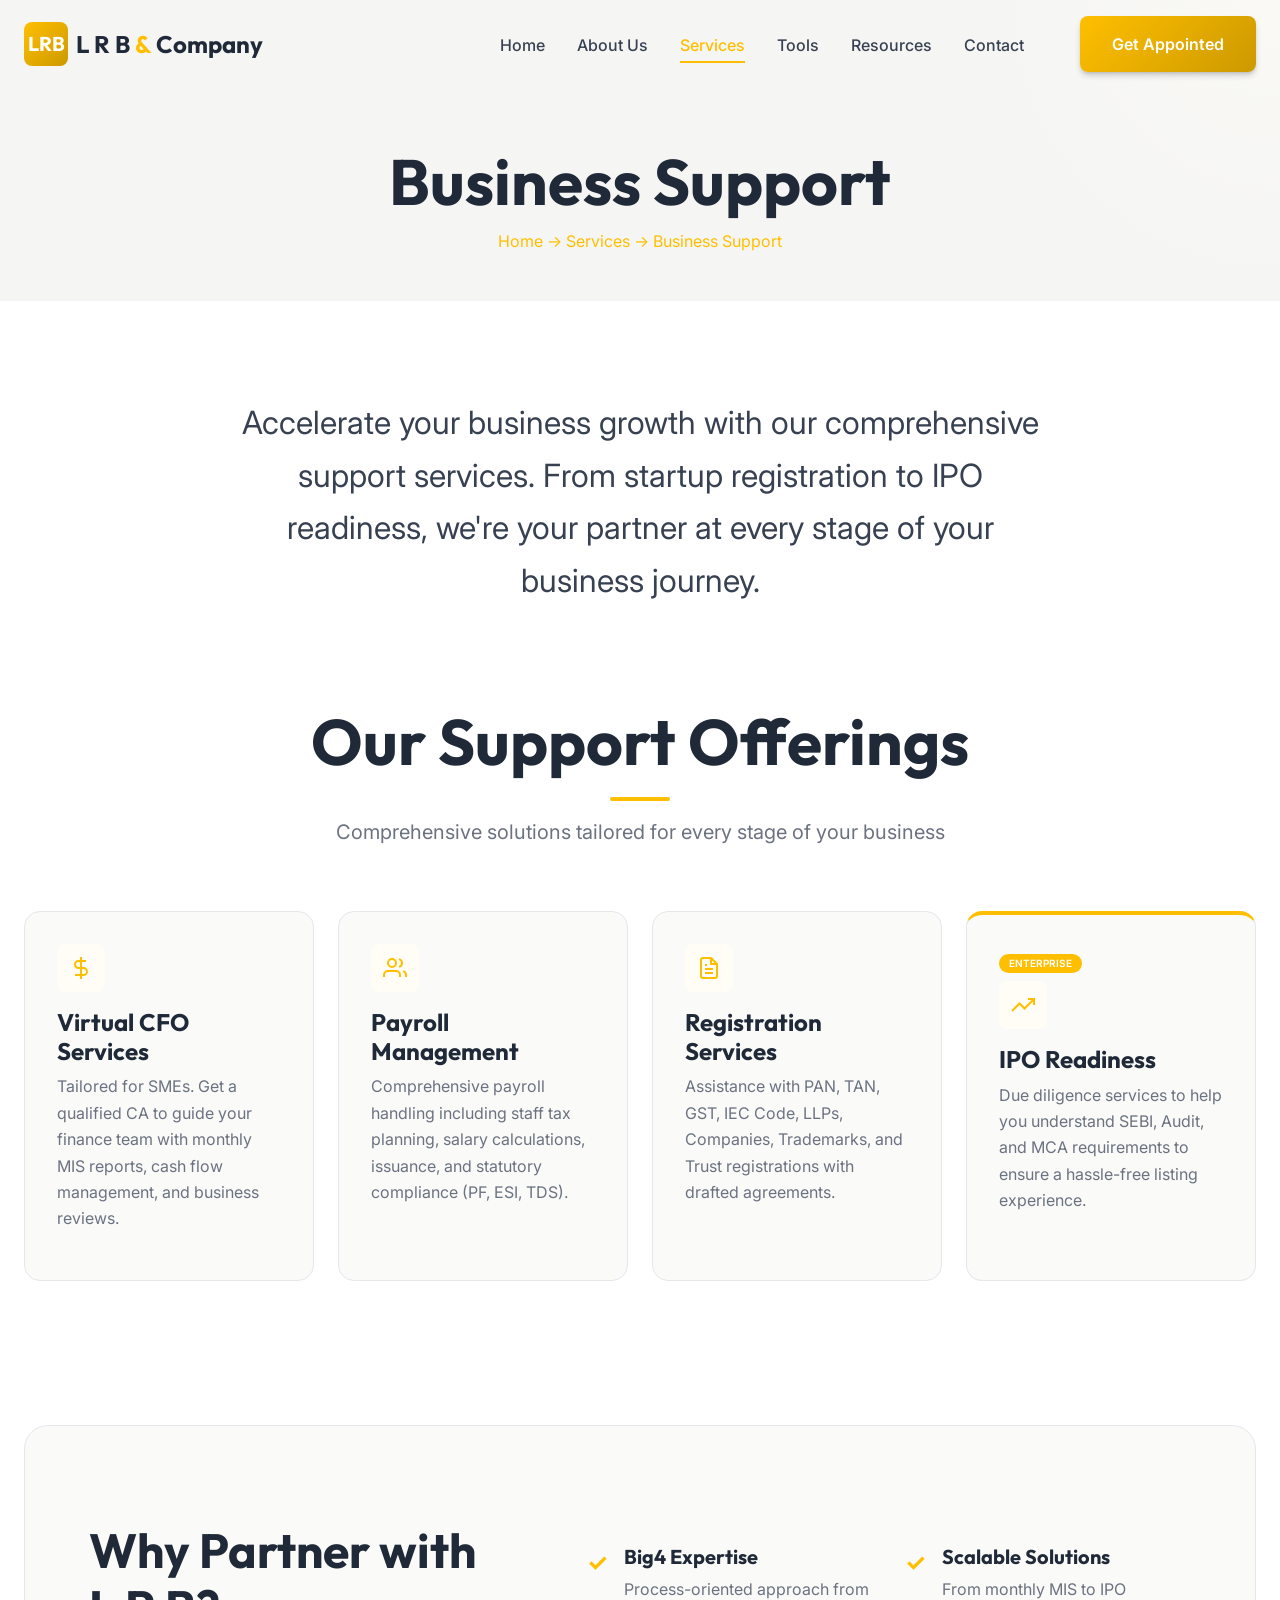
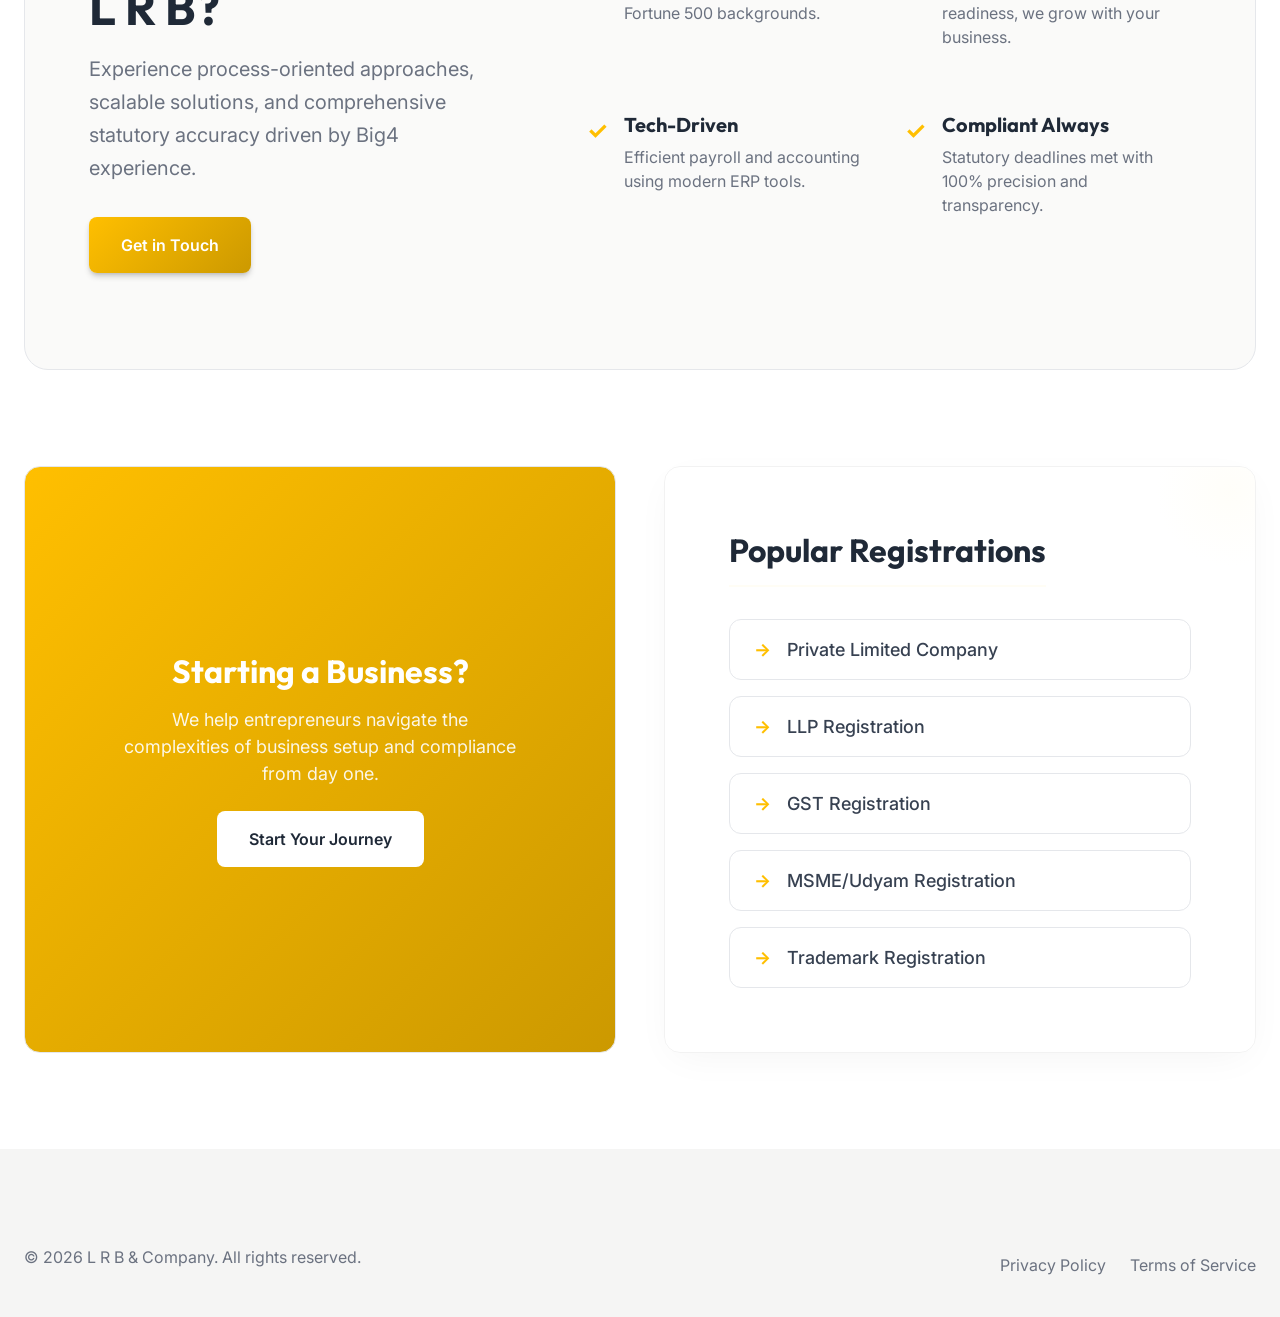
<file: services/business-support.html>
<!doctype html>
<html lang="en">
  <head>
    <meta charset="UTF-8" />
    <meta name="viewport" content="width=device-width, initial-scale=1.0" />
    <meta
      name="description"
      content="Business Support Services - Virtual CFO, Payroll Management, Registration Services, IPO Readiness by L R B & Company"
    />
    <title>Business Support Services | L R B & Company</title>
    <link
      rel="icon"
      type="image/svg+xml"
      href="data:image/svg+xml,<svg xmlns='http://www.w3.org/2000/svg' viewBox='0 0 100 100'><rect fill='%23FFBF00' rx='15' width='100' height='100'/><text x='50%' y='55%' dominant-baseline='middle' text-anchor='middle' font-family='system-ui' font-size='50' font-weight='bold' fill='%23FFFFFF'>LRB</text></svg>"
    />
    <link rel="stylesheet" href="../styles/main.css" />
    <style>
      .page-header {
        background: var(--primary-dark);
        padding: calc(80px + var(--space-3xl)) 0 var(--space-2xl);
        position: relative;
        overflow: hidden;
      }
      .page-header::before {
        content: "";
        position: absolute;
        top: 0;
        right: 0;
        width: 300px;
        height: 300px;
        background: radial-gradient(
          circle at top right,
          var(--accent-light) 0%,
          transparent 70%
        );
        opacity: 0.5;
      }
      .page-header__title {
        font-size: var(--text-4xl);
        margin-bottom: var(--space-sm);
        position: relative;
      }
      .page-header__breadcrumb {
        font-size: var(--text-sm);
        color: var(--text-muted);
        display: flex;
        align-items: center;
        gap: var(--space-xs);
        position: relative;
      }
      .page-header__breadcrumb a {
        color: var(--accent);
        text-decoration: none;
      }
      .page-header__breadcrumb a:hover {
        text-decoration: underline;
      }

      .expertise-grid {
        display: grid;
        grid-template-columns: repeat(auto-fit, minmax(300px, 1fr));
        gap: var(--space-lg);
        margin-bottom: var(--space-2xl);
      }

      .benefit-item {
        display: flex;
        gap: var(--space-md);
        margin-bottom: var(--space-md);
      }
      .benefit-icon {
        color: var(--accent);
        flex-shrink: 0;
        font-weight: bold;
      }
      .bottom-actions-flex {
        display: flex;
        gap: var(--space-2xl);
        align-items: stretch;
      }

      .bottom-action-card--light {
        flex: 1;
        background: linear-gradient(
          145deg,
          var(--background),
          var(--primary-light)
        );
        padding: var(--space-3xl);
        margin-bottom: 0;
        position: relative;
        overflow: hidden;
        border: 1px solid rgba(0, 0, 0, 0.05);
        box-shadow: 0 10px 40px -10px rgba(0, 0, 0, 0.05);
      }
      .bottom-action-card--light::before {
        content: "";
        position: absolute;
        top: -50px;
        right: -50px;
        width: 150px;
        height: 150px;
        background: radial-gradient(
          circle,
          var(--accent-light) 0%,
          transparent 70%
        );
        border-radius: 50%;
        opacity: 0.6;
        z-index: 0;
        pointer-events: none;
      }
      .bottom-action-card--light > * {
        position: relative;
        z-index: 1;
      }
      .bottom-action-card--light h4 {
        font-size: var(--text-2xl);
        padding-bottom: var(--space-md);
        margin-bottom: var(--space-xl);
        border-bottom: 2px solid var(--accent-light);
        display: inline-block;
      }
      .bottom-action-card--light ul {
        list-style: none;
        padding: 0;
        display: flex;
        flex-direction: column;
        gap: var(--space-md);
      }
      .bottom-action-card--light .card__link,
      .bottom-action-card--light .footer__link {
        display: flex !important;
        align-items: center !important;
        justify-content: flex-start !important;
        padding: var(--space-md) var(--space-lg) !important;
        background: var(--background) !important;
        border-radius: var(--radius-lg);
        border: 1px solid var(--border);
        font-size: var(--text-base) !important;
        font-weight: 500;
        color: var(--text-secondary);
        transition: all 0.3s ease;
        margin: 0 !important;
        width: 100%;
        text-decoration: none;
        cursor: pointer !important;
      }
      .bottom-action-card--light .card__link:hover,
      .bottom-action-card--light .footer__link:hover {
        background: var(--primary) !important;
        border-color: var(--accent);
        color: var(--accent);
        transform: translateY(-2px);
        box-shadow: 0 5px 15px rgba(0, 0, 0, 0.05);
      }
      .bottom-action-card--light .card__link span,
      .bottom-action-card--light .footer__link span {
        color: var(--accent) !important;
        font-weight: bold !important;
        margin-right: var(--space-md) !important;
        transition: transform 0.3s ease;
        display: inline-block;
      }
      .bottom-action-card--light .card__link:hover span,
      .bottom-action-card--light .footer__link:hover span {
        transform: translateX(4px);
      }
      @media (max-width: 992px) {
        #why-choose-grid {
          grid-template-columns: 1fr !important;
          gap: var(--space-2xl) !important;
          text-align: center;
        }
      }

      @media (max-width: 768px) {
        .expertise-grid {
          display: flex;
          overflow-x: auto;
          scroll-snap-type: x mandatory;
          gap: var(--space-md);
          margin-left: calc(-1 * var(--space-lg));
          margin-right: calc(-1 * var(--space-lg));
          padding: 0 var(--space-lg) var(--space-md);
          scrollbar-width: none;
        }
        .expertise-grid::-webkit-scrollbar {
          display: none;
        }
        .expertise-grid .card {
          flex: 0 0 82vw;
          scroll-snap-align: center;
          margin-bottom: 0 !important;
          box-shadow: var(--shadow-sm);
        }
        .expertise-grid .card__title {
          font-size: var(--text-lg) !important;
          margin-bottom: var(--space-xs);
        }
        .expertise-grid .card__text {
          font-size: var(--text-xs);
          line-height: var(--leading-tight);
        }
        .section-header,
        .mb-2xl h2 {
          text-align: center !important;
        }
        .intro-text {
          text-align: center !important;
          font-size: var(--text-lg) !important;
        }
        .feature-block {
          padding: var(--space-2xl) var(--space-xl) !important;
        }
        #why-choose-grid .grid-2 {
          grid-template-columns: 1fr !important;
          gap: var(--space-xl) !important;
        }
        .bottom-action-card {
          padding: var(--space-xl) !important;
        }
        .bottom-action-card .grid-2 {
          grid-template-columns: 1fr !important;
        }
        .bottom-actions-flex {
          flex-direction: column !important;
        }
      }

      @media (max-width: 640px) {
        .feature-block {
          padding: var(--space-xl) var(--space-lg) !important;
          border-radius: var(--radius-xl) !important;
        }
        .benefit-item {
          flex-direction: column;
          align-items: center;
          text-align: center;
          gap: var(--space-xs);
          padding: var(--space-lg);
          border: 1px solid var(--border);
          border-radius: var(--radius-lg);
          background: var(--background);
        }
        aside .card:first-child {
          text-align: center;
          padding: var(--space-xl) !important;
        }
        .bottom-action-card {
          border: 1px solid var(--border);
          border-radius: var(--radius-xl);
          margin-bottom: var(--space-lg) !important;
        }
        .bottom-action-card .footer__links {
          display: flex !important;
          flex-direction: column !important;
          align-items: center !important;
          gap: var(--space-xs) !important;
          margin: 0 !important;
          padding: 0 !important;
        }
        .bottom-action-card .footer__links li {
          width: 100%;
          text-align: center;
        }
        .bottom-action-card .footer__links .card__link,
        .bottom-action-card .footer__links .footer__link {
          justify-content: center !important;
          display: inline-flex !important;
          padding-top: 4px !important;
          padding-bottom: 4px !important;
          margin-top: 0 !important;
          margin-bottom: 0 !important;
          border: none !important;
          box-shadow: none !important;
        }
        .bottom-action-card--light h4 {
          text-align: center;
          display: block;
        }
      }

      @media (max-width: 480px) {
        .navbar__logo-text {
          font-size: var(--text-base);
        }
        .navbar__logo-icon {
          width: 38px;
          height: 38px;
          font-size: var(--text-sm);
        }
        .navbar__inner {
          gap: var(--space-xs);
        }
        .navbar__logo-text span {
          display: none;
        }
        .navbar .container {
          padding-left: var(--space-sm);
          padding-right: var(--space-sm);
        }
      }
    </style>
  </head>
  <body>
    <!-- Navigation -->
    <nav class="navbar">
      <div class="container">
        <div class="navbar__inner">
          <a href="../index.html" class="navbar__logo">
            <div class="navbar__logo-icon">LRB</div>
            <div class="navbar__logo-text">L R B <span>&</span> Company</div>
          </a>
          <ul class="navbar__menu">
            <li><a href="../index.html" class="navbar__link">Home</a></li>
            <li><a href="../about.html" class="navbar__link">About Us</a></li>
            <li>
              <a href="../index.html#services" class="navbar__link active"
                >Services</a
              >
            </li>
            <li>
              <a href="../index.html#tools" class="navbar__link">Tools</a>
            </li>
            <li>
              <a href="../resources.html" class="navbar__link">Resources</a>
            </li>
            <li><a href="../contact.html" class="navbar__link">Contact</a></li>
            <li class="navbar__cta">
              <a href="../contact.html" class="btn btn--primary"
                >Get Appointed</a
              >
            </li>
          </ul>
          <button class="navbar__toggle" aria-label="Toggle menu">
            <span></span><span></span><span></span>
          </button>
        </div>
      </div>
    </nav>

    <!-- Page Header -->
    <header class="page-header">
      <div class="container">
        <h1 class="page-header__title">Business Support</h1>
        <nav class="page-header__breadcrumb" aria-label="Breadcrumb">
          <a href="../index.html">Home</a>
          <span>→</span>
          <a href="../index.html#services">Services</a>
          <span>→</span>
          <span>Business Support</span>
        </nav>
      </div>
    </header>

    <!-- Main Content -->
    <main class="section">
      <div class="container">
        <!-- Intro Section -->
        <div
          style="
            max-width: 800px;
            margin: 0 auto var(--space-4xl);
            text-align: center;
          "
        >
          <p
            class="intro-text"
            style="
              font-size: var(--text-2xl);
              line-height: var(--leading-relaxed);
              color: var(--text-secondary);
            "
          >
            Accelerate your business growth with our comprehensive support
            services. From startup registration to IPO readiness, we're your
            partner at every stage of your business journey.
          </p>
        </div>

        <!-- Core Expertise -->
        <div class="mb-4xl section" style="padding-top: 0">
          <div class="section-header">
            <h2 class="section-header__title">Our Support Offerings</h2>
            <div
              style="
                width: 60px;
                height: 4px;
                background: var(--accent);
                margin: 0 auto;
                border-radius: 2px;
              "
            ></div>
            <p class="section-header__text" style="margin-top: var(--space-md)">
              Comprehensive solutions tailored for every stage of your business
            </p>
          </div>

          <div
            class="expertise-grid"
            style="grid-template-columns: repeat(auto-fit, minmax(260px, 1fr))"
          >
            <div class="card">
              <div
                class="card__icon"
                style="
                  margin-bottom: var(--space-md);
                  width: 48px;
                  height: 48px;
                  background: var(--accent-light);
                  color: var(--accent);
                  border-radius: var(--radius-md);
                  display: flex;
                  align-items: center;
                  justify-content: center;
                "
              >
                <svg
                  xmlns="http://www.w3.org/2000/svg"
                  viewBox="0 0 24 24"
                  fill="none"
                  stroke="currentColor"
                  stroke-width="2"
                  style="width: 24px; height: 24px"
                >
                  <line x1="12" y1="1" x2="12" y2="23"></line>
                  <path
                    d="M17 5H9.5a3.5 3.5 0 0 0 0 7h5a3.5 3.5 0 0 1 0 7H6"
                  ></path>
                </svg>
              </div>
              <h3 class="card__title">Virtual CFO Services</h3>
              <p class="card__text">
                Tailored for SMEs. Get a qualified CA to guide your finance team
                with monthly MIS reports, cash flow management, and business
                reviews.
              </p>
            </div>

            <div class="card">
              <div
                class="card__icon"
                style="
                  margin-bottom: var(--space-md);
                  width: 48px;
                  height: 48px;
                  background: var(--accent-light);
                  color: var(--accent);
                  border-radius: var(--radius-md);
                  display: flex;
                  align-items: center;
                  justify-content: center;
                "
              >
                <svg
                  xmlns="http://www.w3.org/2000/svg"
                  viewBox="0 0 24 24"
                  fill="none"
                  stroke="currentColor"
                  stroke-width="2"
                  style="width: 24px; height: 24px"
                >
                  <path d="M17 21v-2a4 4 0 0 0-4-4H5a4 4 0 0 0-4 4v2"></path>
                  <circle cx="9" cy="7" r="4"></circle>
                  <path d="M23 21v-2a4 4 0 0 0-3-3.87"></path>
                  <path d="M16 3.13a4 4 0 0 1 0 7.75"></path>
                </svg>
              </div>
              <h3 class="card__title">Payroll Management</h3>
              <p class="card__text">
                Comprehensive payroll handling including staff tax planning,
                salary calculations, issuance, and statutory compliance (PF,
                ESI, TDS).
              </p>
            </div>

            <div class="card">
              <div
                class="card__icon"
                style="
                  margin-bottom: var(--space-md);
                  width: 48px;
                  height: 48px;
                  background: var(--accent-light);
                  color: var(--accent);
                  border-radius: var(--radius-md);
                  display: flex;
                  align-items: center;
                  justify-content: center;
                "
              >
                <svg
                  xmlns="http://www.w3.org/2000/svg"
                  viewBox="0 0 24 24"
                  fill="none"
                  stroke="currentColor"
                  stroke-width="2"
                  style="width: 24px; height: 24px"
                >
                  <path
                    d="M14 2H6a2 2 0 0 0-2 2v16a2 2 0 0 0 2 2h12a2 2 0 0 0 2-2V8z"
                  ></path>
                  <polyline points="14 2 14 8 20 8"></polyline>
                  <line x1="16" y1="13" x2="8" y2="13"></line>
                  <line x1="16" y1="17" x2="8" y2="17"></line>
                  <polyline points="10 9 9 9 8 9"></polyline>
                </svg>
              </div>
              <h3 class="card__title">Registration Services</h3>
              <p class="card__text">
                Assistance with PAN, TAN, GST, IEC Code, LLPs, Companies,
                Trademarks, and Trust registrations with drafted agreements.
              </p>
            </div>

            <div class="card" style="border-top: 4px solid var(--accent)">
              <span
                style="
                  display: inline-block;
                  background: var(--accent);
                  color: var(--primary);
                  font-size: 10px;
                  padding: 2px 10px;
                  border-radius: 20px;
                  margin-bottom: var(--space-sm);
                  font-weight: var(--weight-semibold);
                "
                >ENTERPRISE</span
              >
              <div
                class="card__icon"
                style="
                  margin-bottom: var(--space-md);
                  width: 48px;
                  height: 48px;
                  background: var(--accent-light);
                  color: var(--accent);
                  border-radius: var(--radius-md);
                  display: flex;
                  align-items: center;
                  justify-content: center;
                "
              >
                <svg
                  xmlns="http://www.w3.org/2000/svg"
                  viewBox="0 0 24 24"
                  fill="none"
                  stroke="currentColor"
                  stroke-width="2"
                  style="width: 24px; height: 24px"
                >
                  <polyline points="23 6 13.5 15.5 8.5 10.5 1 18"></polyline>
                  <polyline points="17 6 23 6 23 12"></polyline>
                </svg>
              </div>
              <h3 class="card__title">IPO Readiness</h3>
              <p class="card__text">
                Due diligence services to help you understand SEBI, Audit, and
                MCA requirements to ensure a hassle-free listing experience.
              </p>
            </div>
          </div>
        </div>
        <!-- Why Choose Us -->
        <div
          class="mb-4xl section feature-block"
          style="
            background: var(--primary-light);
            border-radius: var(--radius-2xl);
            padding: var(--space-4xl) var(--space-3xl);
            border: 1px solid var(--border);
          "
        >
          <div
            class="grid"
            id="why-choose-grid"
            style="
              grid-template-columns: 1fr 1.5fr;
              gap: var(--space-4xl);
              align-items: center;
            "
          >
            <div>
              <h2
                style="
                  font-size: var(--text-3xl);
                  margin-bottom: var(--space-md);
                "
              >
                Why Partner with L R B?
              </h2>
              <p
                style="
                  color: var(--text-muted);
                  margin-bottom: var(--space-xl);
                  font-size: var(--text-lg);
                  line-height: var(--leading-relaxed);
                "
              >
                Experience process-oriented approaches, scalable solutions, and
                comprehensive statutory accuracy driven by Big4 experience.
              </p>
              <a href="../contact.html" class="btn btn--primary"
                >Get in Touch</a
              >
            </div>
            <div class="grid grid-2" style="gap: var(--space-xl)">
              <div class="benefit-item">
                <span class="benefit-icon" style="font-size: 24px">✓</span>
                <div>
                  <h4 style="font-size: var(--text-lg); margin-bottom: 8px">
                    Big4 Expertise
                  </h4>
                  <p
                    style="font-size: var(--text-sm); color: var(--text-muted)"
                  >
                    Process-oriented approach from Fortune 500 backgrounds.
                  </p>
                </div>
              </div>
              <div class="benefit-item">
                <span class="benefit-icon" style="font-size: 24px">✓</span>
                <div>
                  <h4 style="font-size: var(--text-lg); margin-bottom: 8px">
                    Scalable Solutions
                  </h4>
                  <p
                    style="font-size: var(--text-sm); color: var(--text-muted)"
                  >
                    From monthly MIS to IPO readiness, we grow with your
                    business.
                  </p>
                </div>
              </div>
              <div class="benefit-item">
                <span class="benefit-icon" style="font-size: 24px">✓</span>
                <div>
                  <h4 style="font-size: var(--text-lg); margin-bottom: 8px">
                    Tech-Driven
                  </h4>
                  <p
                    style="font-size: var(--text-sm); color: var(--text-muted)"
                  >
                    Efficient payroll and accounting using modern ERP tools.
                  </p>
                </div>
              </div>
              <div class="benefit-item">
                <span class="benefit-icon" style="font-size: 24px">✓</span>
                <div>
                  <h4 style="font-size: var(--text-lg); margin-bottom: 8px">
                    Compliant Always
                  </h4>
                  <p
                    style="font-size: var(--text-sm); color: var(--text-muted)"
                  >
                    Statutory deadlines met with 100% precision and
                    transparency.
                  </p>
                </div>
              </div>
            </div>
          </div>
        </div>
      </div>
    </main>

    <!-- Bottom Action Cards Section -->
    <section class="section" style="padding-top: 0">
      <div class="container">
        <!-- Bottom Action Cards -->
        <div class="bottom-actions-flex">
          <div
            class="card bottom-action-card"
            style="
              flex: 1;
              background: var(--gradient-accent);
              color: var(--primary);
              padding: var(--space-3xl);
              display: flex;
              flex-direction: column;
              justify-content: center;
              text-align: center;
              margin-bottom: 0;
            "
          >
            <h4
              style="
                font-size: var(--text-2xl);
                color: var(--primary);
                margin-bottom: var(--space-md);
              "
            >
              Starting a Business?
            </h4>
            <p
              style="
                color: var(--primary);
                opacity: 0.9;
                margin-bottom: var(--space-lg);
                max-width: 400px;
                margin-left: auto;
                margin-right: auto;
              "
            >
              We help entrepreneurs navigate the complexities of business setup
              and compliance from day one.
            </p>
            <div>
              <a
                href="../contact.html"
                class="btn"
                style="background: var(--primary); color: var(--text)"
                >Start Your Journey</a
              >
            </div>
          </div>

          <div class="card bottom-action-card bottom-action-card--light">
            <h4>Popular Registrations</h4>
            <ul class="footer__links">
              <li>
                <span
                  class="footer__link"
                  style="
                    cursor: default;
                    display: inline-flex;
                    justify-content: center;
                  "
                >
                  <span>→</span> Private Limited Company
                </span>
              </li>
              <li>
                <span
                  class="footer__link"
                  style="
                    cursor: default;
                    display: inline-flex;
                    justify-content: center;
                  "
                >
                  <span>→</span> LLP Registration
                </span>
              </li>
              <li>
                <span
                  class="footer__link"
                  style="
                    cursor: default;
                    display: inline-flex;
                    justify-content: center;
                  "
                >
                  <span>→</span> GST Registration
                </span>
              </li>
              <li>
                <span
                  class="footer__link"
                  style="
                    cursor: default;
                    display: inline-flex;
                    justify-content: center;
                  "
                >
                  <span>→</span> MSME/Udyam Registration
                </span>
              </li>
              <li>
                <span
                  class="footer__link"
                  style="
                    cursor: default;
                    display: inline-flex;
                    justify-content: center;
                  "
                >
                  <span>→</span> Trademark Registration
                </span>
              </li>
            </ul>
          </div>
        </div>
      </div>
    </section>

    <!-- Footer -->
    <footer class="footer">
      <div class="container">
        <div class="footer__bottom" style="border-top: none; padding-top: 0">
          <p class="footer__copyright">
            © 2026 L R B & Company. All rights reserved.
          </p>
          <div class="footer__legal">
            <a href="#">Privacy Policy</a>
            <a href="#">Terms of Service</a>
          </div>
        </div>
      </div>
    </footer>

    <script src="../scripts/main.js"></script>
  </body>
</html>
</file>
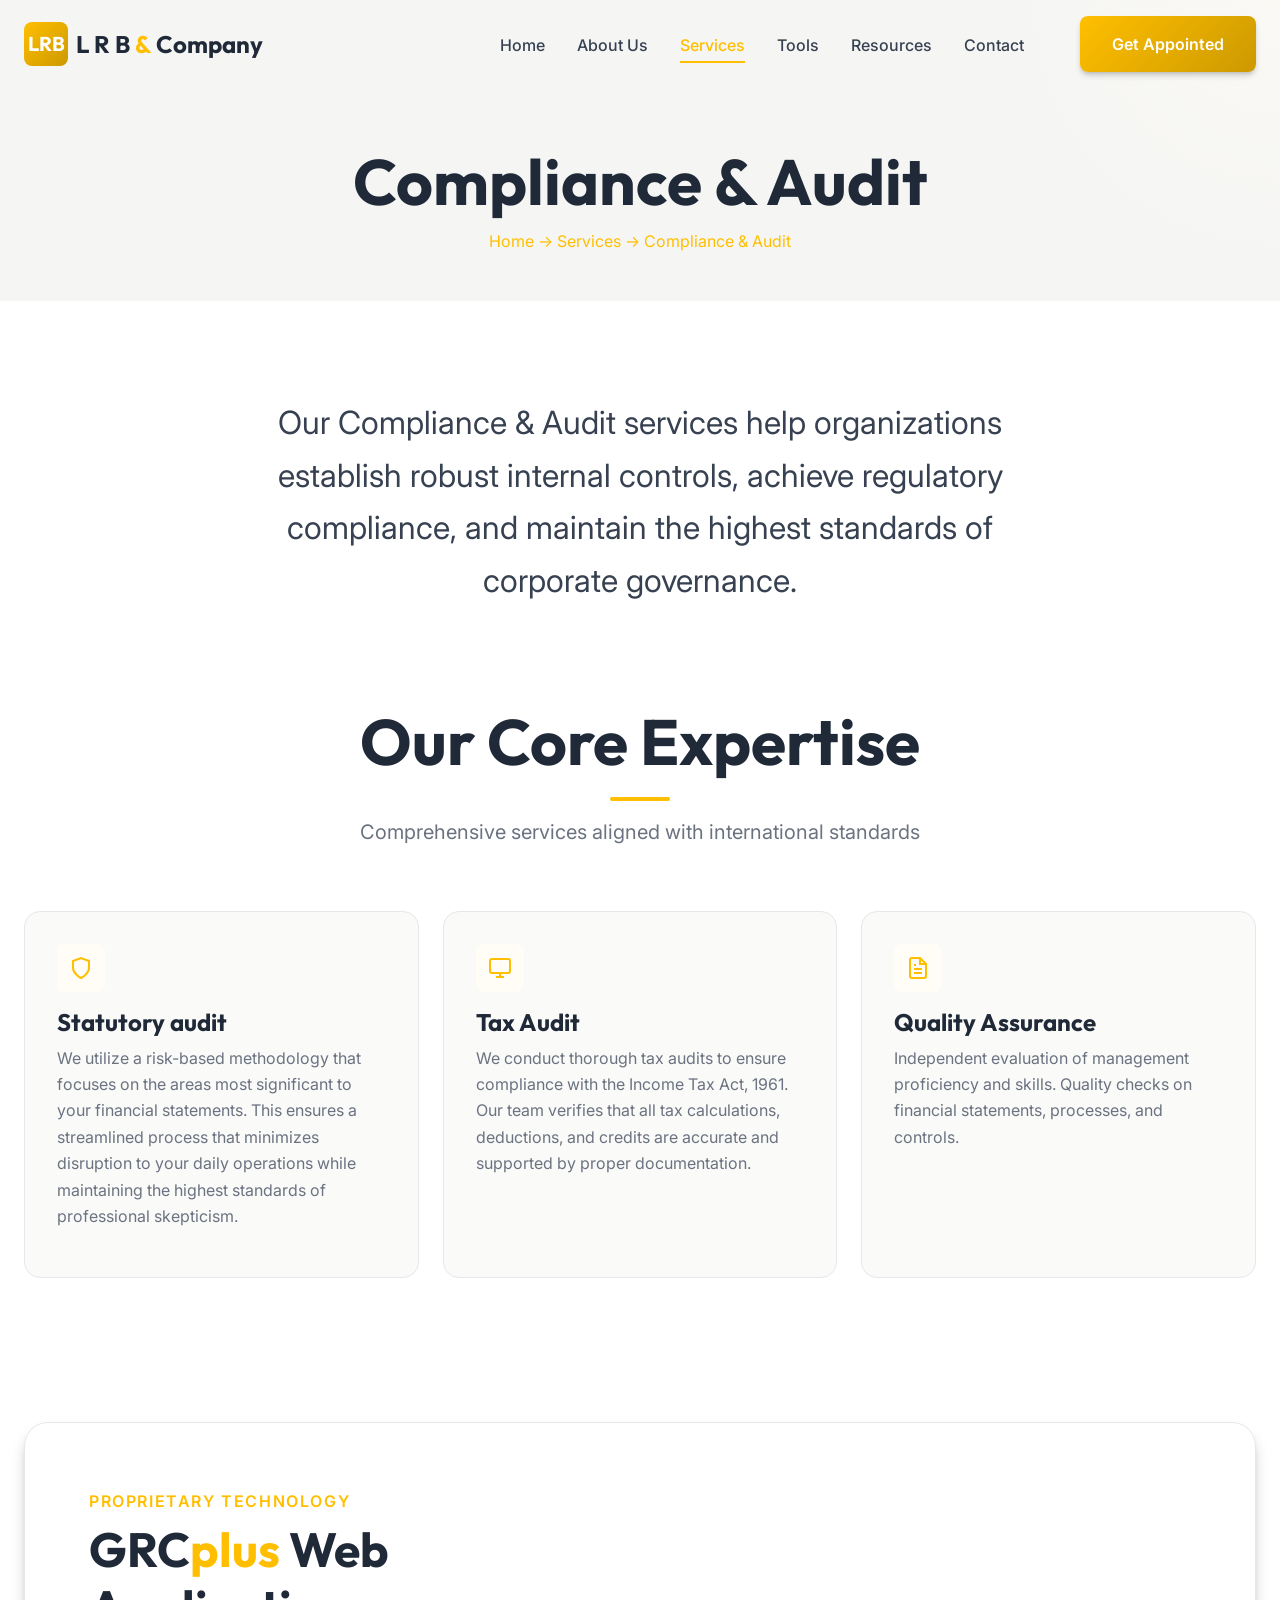
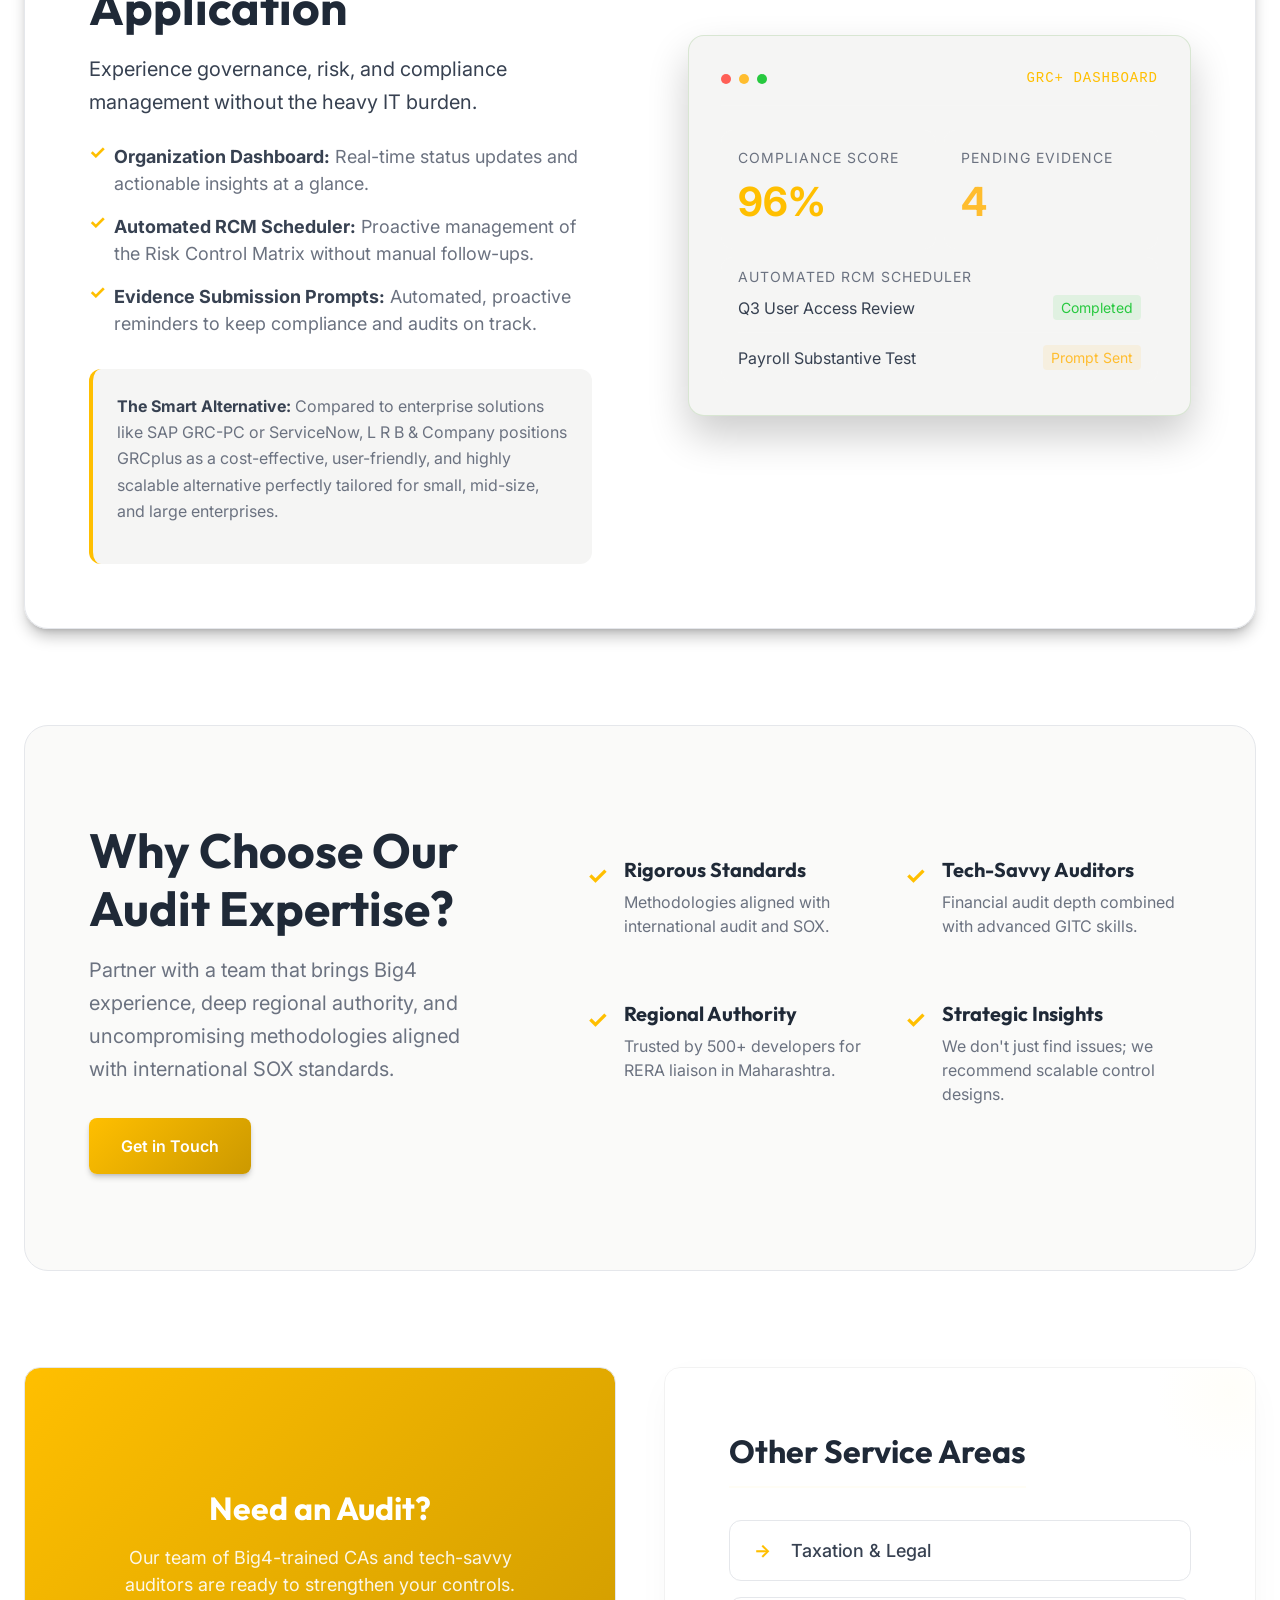
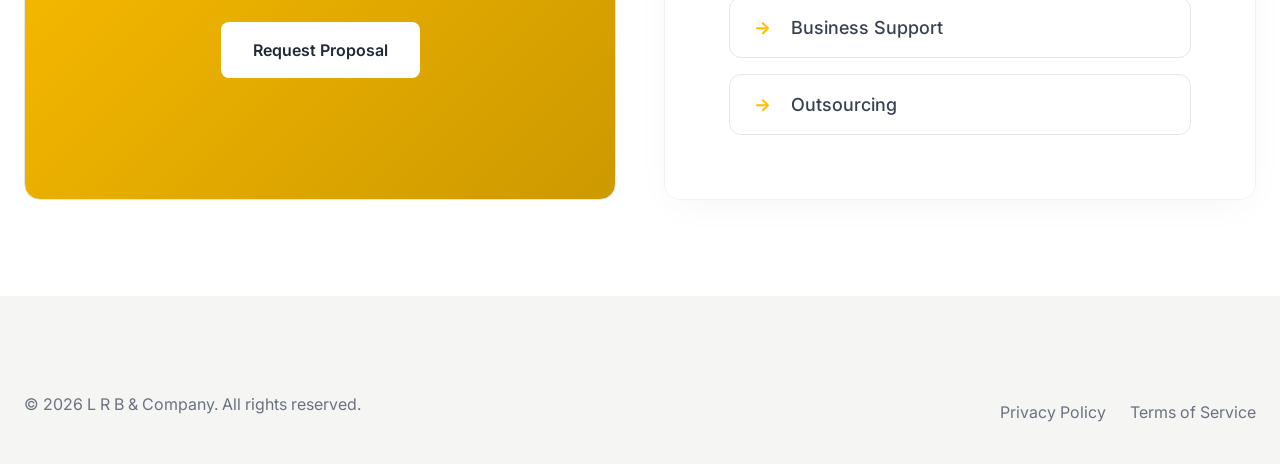
<file: services/compliance-audit.html>
<!doctype html>
<html lang="en">
  <head>
    <meta charset="UTF-8" />
    <meta name="viewport" content="width=device-width, initial-scale=1.0" />
    <meta
      name="description"
      content="Compliance & Audit Services - Statutory audit, Tax Audit , Quality Assurance Reviews by L R B & Company"
    />
    <title>Compliance & Audit Services | L R B & Company</title>
    <link
      rel="icon"
      type="image/svg+xml"
      href="data:image/svg+xml,<svg xmlns='http://www.w3.org/2000/svg' viewBox='0 0 100 100'><rect fill='%23FFBF00' rx='15' width='100' height='100'/><text x='50%' y='55%' dominant-baseline='middle' text-anchor='middle' font-family='system-ui' font-size='50' font-weight='bold' fill='%23FFFFFF'>LRB</text></svg>"
    />
    <link rel="stylesheet" href="../styles/main.css" />
    <style>
      .page-header {
        background: var(--primary-dark);
        padding: calc(80px + var(--space-3xl)) 0 var(--space-2xl);
        position: relative;
        overflow: hidden;
      }
      .page-header::before {
        content: "";
        position: absolute;
        top: 0;
        right: 0;
        width: 300px;
        height: 300px;
        background: radial-gradient(
          circle at top right,
          var(--accent-light) 0%,
          transparent 70%
        );
        opacity: 0.5;
      }
      .page-header__title {
        font-size: var(--text-4xl);
        margin-bottom: var(--space-sm);
        position: relative;
      }
      .page-header__breadcrumb {
        font-size: var(--text-sm);
        color: var(--text-muted);
        display: flex;
        align-items: center;
        gap: var(--space-xs);
        position: relative;
      }
      .page-header__breadcrumb a {
        color: var(--accent);
        text-decoration: none;
      }
      .page-header__breadcrumb a:hover {
        text-decoration: underline;
      }

      .expertise-grid {
        display: grid;
        grid-template-columns: repeat(auto-fit, minmax(300px, 1fr));
        gap: var(--space-lg);
        margin-bottom: var(--space-2xl);
      }

      .benefit-item {
        display: flex;
        gap: var(--space-md);
        margin-bottom: var(--space-md);
      }
      .benefit-icon {
        color: var(--accent);
        flex-shrink: 0;
        font-weight: bold;
      }
      .bottom-actions-flex {
        display: flex;
        gap: var(--space-2xl);
        align-items: stretch;
      }

      .bottom-action-card--light {
        flex: 1;
        background: linear-gradient(
          145deg,
          var(--background),
          var(--primary-light)
        );
        padding: var(--space-3xl);
        margin-bottom: 0;
        position: relative;
        overflow: hidden;
        border: 1px solid rgba(0, 0, 0, 0.05);
        box-shadow: 0 10px 40px -10px rgba(0, 0, 0, 0.05);
      }
      .bottom-action-card--light::before {
        content: "";
        position: absolute;
        top: -50px;
        right: -50px;
        width: 150px;
        height: 150px;
        background: radial-gradient(
          circle,
          var(--accent-light) 0%,
          transparent 70%
        );
        border-radius: 50%;
        opacity: 0.6;
        z-index: 0;
        pointer-events: none;
      }
      .bottom-action-card--light > * {
        position: relative;
        z-index: 1;
      }
      .bottom-action-card--light h4 {
        font-size: var(--text-2xl);
        padding-bottom: var(--space-md);
        margin-bottom: var(--space-xl);
        border-bottom: 2px solid var(--accent-light);
        display: inline-block;
      }
      .bottom-action-card--light ul {
        list-style: none;
        padding: 0;
        display: flex;
        flex-direction: column;
        gap: var(--space-md);
      }
      .bottom-action-card--light .card__link,
      .bottom-action-card--light .footer__link {
        display: flex !important;
        align-items: center !important;
        justify-content: flex-start !important;
        padding: var(--space-md) var(--space-lg) !important;
        background: var(--background) !important;
        border-radius: var(--radius-lg);
        border: 1px solid var(--border);
        font-size: var(--text-base) !important;
        font-weight: 500;
        color: var(--text-secondary);
        transition: all 0.3s ease;
        margin: 0 !important;
        width: 100%;
        text-decoration: none;
        cursor: pointer !important;
      }
      .bottom-action-card--light .card__link:hover,
      .bottom-action-card--light .footer__link:hover {
        background: var(--primary) !important;
        border-color: var(--accent);
        color: var(--accent);
        transform: translateY(-2px);
        box-shadow: 0 5px 15px rgba(0, 0, 0, 0.05);
      }
      .bottom-action-card--light .card__link span,
      .bottom-action-card--light .footer__link span {
        color: var(--accent) !important;
        font-weight: bold !important;
        margin-right: var(--space-md) !important;
        transition: transform 0.3s ease;
        display: inline-block;
      }
      .bottom-action-card--light .card__link:hover span,
      .bottom-action-card--light .footer__link:hover span {
        transform: translateX(4px);
      }

      @media (max-width: 992px) {
        #why-choose-grid {
          grid-template-columns: 1fr !important;
          gap: var(--space-2xl) !important;
          text-align: center;
        }
      }

      @media (max-width: 768px) {
        .expertise-grid {
          display: flex;
          overflow-x: auto;
          scroll-snap-type: x mandatory;
          gap: var(--space-md);
          margin-left: calc(-1 * var(--space-lg));
          margin-right: calc(-1 * var(--space-lg));
          padding: 0 var(--space-lg) var(--space-md);
          scrollbar-width: none;
        }
        .expertise-grid::-webkit-scrollbar {
          display: none;
        }
        .expertise-grid .card {
          flex: 0 0 82vw;
          scroll-snap-align: center;
          margin-bottom: 0 !important;
          box-shadow: var(--shadow-sm);
        }
        .expertise-grid .card__title {
          font-size: var(--text-lg) !important;
          margin-bottom: var(--space-xs);
        }
        .expertise-grid .card__text {
          font-size: var(--text-xs);
          line-height: var(--leading-tight);
        }
        .section-header,
        .mb-2xl h2 {
          text-align: center !important;
        }
        .intro-text {
          text-align: center !important;
          font-size: var(--text-lg) !important;
        }
        .feature-block {
          padding: var(--space-2xl) var(--space-xl) !important;
        }
        #why-choose-grid .grid-2 {
          grid-template-columns: 1fr !important;
          gap: var(--space-xl) !important;
        }
        .bottom-action-card {
          padding: var(--space-xl) !important;
        }
        .bottom-action-card .grid-2 {
          grid-template-columns: 1fr !important;
        }
        .bottom-actions-flex {
          flex-direction: column !important;
        }
      }

      @media (max-width: 640px) {
        .feature-block {
          padding: var(--space-xl) var(--space-lg) !important;
          border-radius: var(--radius-xl) !important;
        }
        .benefit-item {
          flex-direction: column;
          align-items: center;
          text-align: center;
          gap: var(--space-xs);
          padding: var(--space-lg);
          border: 1px solid var(--border);
          border-radius: var(--radius-lg);
          background: var(--background);
        }
        aside .card:first-child {
          text-align: center;
          padding: var(--space-xl) !important;
        }
        .bottom-action-card {
          border: 1px solid var(--border);
          border-radius: var(--radius-xl);
          margin-bottom: var(--space-lg) !important;
        }
        .bottom-action-card .footer__links {
          display: flex !important;
          flex-direction: column !important;
          align-items: center !important;
          gap: var(--space-xs) !important;
          margin: 0 !important;
          padding: 0 !important;
        }
        .bottom-action-card .footer__links li {
          width: 100%;
          text-align: center;
        }
        .bottom-action-card .footer__links .card__link,
        .bottom-action-card .footer__links .footer__link {
          justify-content: center !important;
          display: inline-flex !important;
          padding-top: 4px !important;
          padding-bottom: 4px !important;
          margin-top: 0 !important;
          margin-bottom: 0 !important;
          border: none !important;
          box-shadow: none !important;
        }
        .bottom-action-card--light h4 {
          text-align: center;
          display: block;
        }
      }

      @media (max-width: 480px) {
        .navbar__logo-text {
          font-size: var(--text-base);
        }
        .navbar__logo-icon {
          width: 38px;
          height: 38px;
          font-size: var(--text-sm);
        }
        .navbar__inner {
          gap: var(--space-xs);
        }
        .navbar__logo-text span {
          display: none;
        }
        .navbar .container {
          padding-left: var(--space-sm);
          padding-right: var(--space-sm);
        }
      }
    </style>
  </head>
  <body>
    <!-- Navigation -->
    <nav class="navbar">
      <div class="container">
        <div class="navbar__inner">
          <a href="../index.html" class="navbar__logo">
            <div class="navbar__logo-icon">LRB</div>
            <div class="navbar__logo-text">L R B <span>&</span> Company</div>
          </a>
          <ul class="navbar__menu">
            <li><a href="../index.html" class="navbar__link">Home</a></li>
            <li><a href="../about.html" class="navbar__link">About Us</a></li>
            <li>
              <a href="../index.html#services" class="navbar__link active"
                >Services</a
              >
            </li>
            <li>
              <a href="../index.html#tools" class="navbar__link">Tools</a>
            </li>
            <li>
              <a href="../resources.html" class="navbar__link">Resources</a>
            </li>
            <li><a href="../contact.html" class="navbar__link">Contact</a></li>
            <li class="navbar__cta">
              <a href="../contact.html" class="btn btn--primary"
                >Get Appointed</a
              >
            </li>
          </ul>
          <button class="navbar__toggle" aria-label="Toggle menu">
            <span></span><span></span><span></span>
          </button>
        </div>
      </div>
    </nav>

    <!-- Page Header -->
    <header class="page-header">
      <div class="container">
        <h1 class="page-header__title">Compliance & Audit</h1>
        <nav class="page-header__breadcrumb" aria-label="Breadcrumb">
          <a href="../index.html">Home</a>
          <span>→</span>
          <a href="../index.html#services">Services</a>
          <span>→</span>
          <span>Compliance & Audit</span>
        </nav>
      </div>
    </header>

    <!-- Main Content -->
    <main class="section">
      <div class="container">
        <!-- Intro Section -->
        <div
          style="
            max-width: 800px;
            margin: 0 auto var(--space-4xl);
            text-align: center;
          "
        >
          <p
            class="intro-text"
            style="
              font-size: var(--text-2xl);
              line-height: var(--leading-relaxed);
              color: var(--text-secondary);
            "
          >
            Our Compliance & Audit services help organizations establish robust
            internal controls, achieve regulatory compliance, and maintain the
            highest standards of corporate governance.
          </p>
        </div>

        <!-- Core Expertise -->
        <div class="mb-4xl section" style="padding-top: 0">
          <div class="section-header">
            <h2 class="section-header__title">Our Core Expertise</h2>
            <div
              style="
                width: 60px;
                height: 4px;
                background: var(--accent);
                margin: 0 auto;
                border-radius: 2px;
              "
            ></div>
            <p class="section-header__text" style="margin-top: var(--space-md)">
              Comprehensive services aligned with international standards
            </p>
          </div>

          <div
            class="expertise-grid"
            style="grid-template-columns: repeat(auto-fit, minmax(260px, 1fr))"
          >
            <div class="card">
              <div
                class="card__icon"
                style="
                  margin-bottom: var(--space-md);
                  width: 48px;
                  height: 48px;
                  background: var(--accent-light);
                  color: var(--accent);
                  border-radius: var(--radius-md);
                  display: flex;
                  align-items: center;
                  justify-content: center;
                "
              >
                <svg
                  xmlns="http://www.w3.org/2000/svg"
                  viewBox="0 0 24 24"
                  fill="none"
                  stroke="currentColor"
                  stroke-width="2"
                  style="width: 24px; height: 24px"
                >
                  <path d="M12 22s8-4 8-10V5l-8-3-8 3v7c0 6 8 10 8 10z" />
                </svg>
              </div>
              <h3 class="card__title">Statutory audit</h3>
              <p class="card__text">
                We utilize a risk-based methodology that focuses on the areas
                most significant to your financial statements. This ensures a
                streamlined process that minimizes disruption to your daily
                operations while maintaining the highest standards of
                professional skepticism.
              </p>
            </div>

            <div class="card">
              <div
                class="card__icon"
                style="
                  margin-bottom: var(--space-md);
                  width: 48px;
                  height: 48px;
                  background: var(--accent-light);
                  color: var(--accent);
                  border-radius: var(--radius-md);
                  display: flex;
                  align-items: center;
                  justify-content: center;
                "
              >
                <svg
                  xmlns="http://www.w3.org/2000/svg"
                  viewBox="0 0 24 24"
                  fill="none"
                  stroke="currentColor"
                  stroke-width="2"
                  style="width: 24px; height: 24px"
                >
                  <rect x="2" y="3" width="20" height="14" rx="2" ry="2" />
                  <line x1="8" y1="21" x2="16" y2="21" />
                  <line x1="12" y1="17" x2="12" y2="21" />
                </svg>
              </div>
              <h3 class="card__title">Tax Audit</h3>
              <p class="card__text">
                We conduct thorough tax audits to ensure compliance with the
                Income Tax Act, 1961. Our team verifies that all tax
                calculations, deductions, and credits are accurate and supported
                by proper documentation.
              </p>
            </div>

            <div class="card">
              <div
                class="card__icon"
                style="
                  margin-bottom: var(--space-md);
                  width: 48px;
                  height: 48px;
                  background: var(--accent-light);
                  color: var(--accent);
                  border-radius: var(--radius-md);
                  display: flex;
                  align-items: center;
                  justify-content: center;
                "
              >
                <svg
                  xmlns="http://www.w3.org/2000/svg"
                  viewBox="0 0 24 24"
                  fill="none"
                  stroke="currentColor"
                  stroke-width="2"
                  style="width: 24px; height: 24px"
                >
                  <path
                    d="M14 2H6a2 2 0 0 0-2 2v16a2 2 0 0 0 2 2h12a2 2 0 0 0 2-2V8z"
                  />
                  <polyline points="14 2 14 8 20 8" />
                  <line x1="16" y1="13" x2="8" y2="13" />
                  <line x1="16" y1="17" x2="8" y2="17" />
                  <polyline points="10 9 9 9 8 9" />
                </svg>
              </div>
              <h3 class="card__title">Quality Assurance</h3>
              <p class="card__text">
                Independent evaluation of management proficiency and skills.
                Quality checks on financial statements, processes, and controls.
              </p>
            </div>
          </div>
        </div>

        <!-- Proprietary Technology: GRCplus -->
        <style>
          @media (max-width: 992px) {
            #grc-plus-grid {
              grid-template-columns: 1fr !important;
              gap: var(--space-2xl) !important;
              text-align: center;
            }
            #grc-plus-grid ul li {
              flex-direction: column;
              align-items: center !important;
              text-align: center;
            }
          }
          @media (max-width: 640px) {
            .grc-mock-widgets {
              display: grid !important;
              grid-template-columns: 1fr 1fr !important;
              gap: var(--space-xs) !important;
              margin-left: 0 !important;
              margin-right: 0 !important;
              padding-left: 0 !important;
              padding-right: 0 !important;
              overflow: visible !important;
            }
            .grc-mock-widgets > div {
              width: 100% !important;
              box-sizing: border-box !important;
              padding: var(--space-sm) var(--space-md) !important;
              flex: none !important;
            }
            .grc-mock-widgets > div > div:first-child {
              font-size: 9px !important;
              letter-spacing: 0.5px !important;
              margin-bottom: 2px;
            }
            .grc-mock-widgets > div > div:last-child {
              margin-top: 0 !important;
              font-size: 1.6rem !important;
            }
            .grc-mock-table-row {
              flex-wrap: wrap !important;
              gap: 4px;
            }
            .grc-mock-table-row span:first-child {
              font-size: var(--text-xs) !important;
              flex: 1;
            }
            .grc-mock-container {
              padding: var(--space-md) !important;
              border-radius: var(--radius-lg) !important;
              overflow: hidden !important;
              box-shadow: 0 8px 24px rgba(0,0,0,0.3) !important;
            }
            /* Dashboard header on mobile */
            .grc-mock-container > div:first-child {
              padding-bottom: var(--space-sm) !important;
              margin-bottom: var(--space-sm) !important;
            }
            /* Compact the text content column on mobile */
            #grc-plus-grid > div:first-child h2 {
              font-size: var(--text-xl) !important;
              margin-bottom: var(--space-sm) !important;
            }
            #grc-plus-grid > div:first-child p {
              font-size: var(--text-sm) !important;
              margin-bottom: var(--space-sm) !important;
            }
            #grc-plus-grid ul {
              flex-direction: column !important;
              overflow: hidden !important;
              gap: var(--space-xs) !important;
              margin-bottom: var(--space-sm) !important;
              padding-bottom: 0 !important;
              margin-left: 0 !important;
              margin-right: 0 !important;
            }
            #grc-plus-grid ul::-webkit-scrollbar { display: none; }
            #grc-plus-grid ul li {
              display: flex !important;
              flex-direction: row !important;
              align-items: flex-start !important;
              gap: var(--space-xs) !important;
              min-width: unset !important;
              width: 100% !important;
              background: rgba(255,255,255,0.03) !important;
              border: 1px solid rgba(255,255,255,0.06) !important;
              border-radius: var(--radius-md) !important;
              padding: var(--space-sm) !important;
              flex-shrink: unset !important;
              box-sizing: border-box !important;
            }
            #grc-plus-grid ul li span:first-child {
              flex-shrink: 0;
              width: 20px;
              height: 20px;
              background: var(--accent-light);
              border-radius: 50%;
              display: flex;
              align-items: center;
              justify-content: center;
              font-size: 0.75rem;
              line-height: 1;
              margin-top: 2px;
            }
            #grc-plus-grid ul li span:last-child {
              font-size: var(--text-xs) !important;
              line-height: 1.5;
            }
            #grc-plus-grid .smart-alt-box {
              padding: var(--space-sm) !important;
            }
            #grc-plus-grid .smart-alt-box p {
              font-size: var(--text-xs) !important;
            }
            /* Prevent GRCplus section from overflowing parent */
            #grc-plus-grid {
              width: 100% !important;
              box-sizing: border-box !important;
              overflow: hidden !important;
            }
            /* Clamp the text content column so it can't overflow the grid card */
            #grc-plus-grid > div:first-child {
              max-width: 100% !important;
              width: 100% !important;
              overflow: hidden !important;
              box-sizing: border-box !important;
            }
          }
        </style>
        <div class="mb-4xl section" style="padding-top: 0">
          <div class="grid" id="grc-plus-grid" style="grid-template-columns: 1fr 1fr; gap: var(--space-4xl); align-items: center; background: linear-gradient(135deg, var(--primary-light), var(--background)); border: 1px solid var(--border); border-radius: var(--radius-2xl); padding: var(--space-3xl); box-shadow: var(--shadow-lg);">
            <div>
              <span class="section-header__tag" style="margin-bottom: var(--space-sm); display: inline-block;">Proprietary Technology</span>
              <h2 style="font-size: var(--text-3xl); margin-bottom: var(--space-md); color: var(--text);">GRC<span style="color: var(--accent);">plus</span> Web Application</h2>
              <p style="color: var(--text-secondary); font-size: var(--text-lg); line-height: var(--leading-relaxed); margin-bottom: var(--space-lg);">
                Experience governance, risk, and compliance management without the heavy IT burden.
              </p>
              
              <ul style="list-style: none; padding: 0; margin-bottom: var(--space-xl); display: flex; flex-direction: column; gap: var(--space-md);">
                <li style="display: flex; gap: var(--space-sm); align-items: flex-start;">
                  <span style="color: var(--accent); font-weight: bold; font-size: 1.2rem; line-height: 1;">✓</span>
                  <span style="color: var(--text-muted); font-size: var(--text-md);"><strong style="color: var(--text-secondary);">Organization Dashboard:</strong> Real-time status updates and actionable insights at a glance.</span>
                </li>
                <li style="display: flex; gap: var(--space-sm); align-items: flex-start;">
                  <span style="color: var(--accent); font-weight: bold; font-size: 1.2rem; line-height: 1;">✓</span>
                  <span style="color: var(--text-muted); font-size: var(--text-md);"><strong style="color: var(--text-secondary);">Automated RCM Scheduler:</strong> Proactive management of the Risk Control Matrix without manual follow-ups.</span>
                </li>
                <li style="display: flex; gap: var(--space-sm); align-items: flex-start;">
                  <span style="color: var(--accent); font-weight: bold; font-size: 1.2rem; line-height: 1;">✓</span>
                  <span style="color: var(--text-muted); font-size: var(--text-md);"><strong style="color: var(--text-secondary);">Evidence Submission Prompts:</strong> Automated, proactive reminders to keep compliance and audits on track.</span>
                </li>
              </ul>
              
              <div class="smart-alt-box" style="background: var(--primary-dark); padding: var(--space-lg); border-radius: var(--radius-lg); border-left: 4px solid var(--accent);">
                <p style="color: var(--text-muted); font-size: var(--text-sm); line-height: var(--leading-relaxed);">
                  <strong style="color: var(--text-secondary);">The Smart Alternative:</strong> Compared to enterprise solutions like SAP GRC-PC or ServiceNow, L R B & Company positions GRCplus as a cost-effective, user-friendly, and highly scalable alternative perfectly tailored for small, mid-size, and large enterprises.
                </p>
              </div>
            </div>
            
            <!-- Mock UI Graphic -->
            <div class="grc-mock-container" style="background: var(--primary-dark); border: 1px solid rgba(101, 172, 76, 0.2); border-radius: var(--radius-xl); padding: var(--space-xl); position: relative; overflow: hidden; box-shadow: 0 20px 40px rgba(0,0,0,0.2);">
               <!-- Header -->
               <div style="display: flex; align-items: center; justify-content: space-between; border-bottom: 1px solid rgba(255,255,255,0.05); padding-bottom: var(--space-md); margin-bottom: var(--space-lg);">
                 <div style="display: flex; gap: 8px;">
                   <div style="width: 10px; height: 10px; border-radius: 50%; background: #ff5f56;"></div>
                   <div style="width: 10px; height: 10px; border-radius: 50%; background: #ffbd2e;"></div>
                   <div style="width: 10px; height: 10px; border-radius: 50%; background: #27c93f;"></div>
                 </div>
                 <div style="font-family: monospace; font-size: var(--text-xs); color: var(--accent); letter-spacing: 1px;">GRC+ DASHBOARD</div>
               </div>
               
               <!-- Widgets -->
               <div class="grid grid-2 grc-mock-widgets" style="gap: var(--space-sm); margin-bottom: var(--space-sm);">
                 <div style="background: rgba(255,255,255,0.03); padding: var(--space-md); border-radius: var(--radius-lg); border: 1px solid rgba(255,255,255,0.05);">
                   <div style="font-size: var(--text-xs); color: var(--text-muted); text-transform: uppercase; letter-spacing: 1px;">Compliance Score</div>
                   <div style="font-size: 2.5rem; color: var(--accent); font-weight: bold; margin-top: 4px;">96%</div>
                 </div>
                 <div style="background: rgba(255,255,255,0.03); padding: var(--space-md); border-radius: var(--radius-lg); border: 1px solid rgba(255,255,255,0.05);">
                   <div style="font-size: var(--text-xs); color: var(--text-muted); text-transform: uppercase; letter-spacing: 1px;">Pending Evidence</div>
                   <div style="font-size: 2.5rem; color: #ffbd2e; font-weight: bold; margin-top: 4px;">4</div>
                 </div>
               </div>
               
               <!-- Table Mock -->
               <div style="background: rgba(255,255,255,0.03); padding: var(--space-sm) var(--space-md); border-radius: var(--radius-lg); border: 1px solid rgba(255,255,255,0.05);">
                 <div style="font-size: var(--text-xs); color: var(--text-muted); text-transform: uppercase; margin-bottom: var(--space-sm); letter-spacing: 1px;">Automated RCM Scheduler</div>
                 <div style="display: flex; flex-direction: column; gap: 12px;">
                   <div class="grc-mock-table-row" style="display: flex; justify-content: space-between; align-items: center; font-size: var(--text-sm); padding-bottom: 12px; border-bottom: 1px solid rgba(255,255,255,0.05);">
                     <span style="color: var(--text-secondary);">Q3 User Access Review</span> 
                     <span style="background: rgba(39, 201, 63, 0.1); color: #27c93f; padding: 2px 8px; border-radius: 4px; font-size: var(--text-xs);">Completed</span>
                   </div>
                   <div class="grc-mock-table-row" style="display: flex; justify-content: space-between; align-items: center; font-size: var(--text-sm); padding-bottom: 4px;">
                     <span style="color: var(--text-secondary);">Payroll Substantive Test</span> 
                     <span style="background: rgba(255, 189, 46, 0.1); color: #ffbd2e; padding: 2px 8px; border-radius: 4px; font-size: var(--text-xs);">Prompt Sent</span>
                   </div>
                 </div>
               </div>
            </div>
          </div>
        </div>

        <!-- Why Choose Us -->
        <div
          class="mb-4xl section feature-block"
          style="
            background: var(--primary-light);
            border-radius: var(--radius-2xl);
            padding: var(--space-4xl) var(--space-3xl);
            border: 1px solid var(--border);
          "
        >
          <div
            class="grid"
            id="why-choose-grid"
            style="
              grid-template-columns: 1fr 1.5fr;
              gap: var(--space-4xl);
              align-items: center;
            "
          >
            <div>
              <h2
                style="
                  font-size: var(--text-3xl);
                  margin-bottom: var(--space-md);
                "
              >
                Why Choose Our Audit Expertise?
              </h2>
              <p
                style="
                  color: var(--text-muted);
                  margin-bottom: var(--space-xl);
                  font-size: var(--text-lg);
                  line-height: var(--leading-relaxed);
                "
              >
                Partner with a team that brings Big4 experience, deep regional
                authority, and uncompromising methodologies aligned with
                international SOX standards.
              </p>
              <a href="../contact.html" class="btn btn--primary"
                >Get in Touch</a
              >
            </div>
            <div class="grid grid-2" style="gap: var(--space-xl)">
              <div class="benefit-item">
                <span class="benefit-icon" style="font-size: 24px">✓</span>
                <div>
                  <h4 style="font-size: var(--text-lg); margin-bottom: 8px">
                    Rigorous Standards
                  </h4>
                  <p
                    style="font-size: var(--text-sm); color: var(--text-muted)"
                  >
                    Methodologies aligned with international audit and SOX.
                  </p>
                </div>
              </div>
              <div class="benefit-item">
                <span class="benefit-icon" style="font-size: 24px">✓</span>
                <div>
                  <h4 style="font-size: var(--text-lg); margin-bottom: 8px">
                    Tech-Savvy Auditors
                  </h4>
                  <p
                    style="font-size: var(--text-sm); color: var(--text-muted)"
                  >
                    Financial audit depth combined with advanced GITC skills.
                  </p>
                </div>
              </div>
              <div class="benefit-item">
                <span class="benefit-icon" style="font-size: 24px">✓</span>
                <div>
                  <h4 style="font-size: var(--text-lg); margin-bottom: 8px">
                    Regional Authority
                  </h4>
                  <p
                    style="font-size: var(--text-sm); color: var(--text-muted)"
                  >
                    Trusted by 500+ developers for RERA liaison in Maharashtra.
                  </p>
                </div>
              </div>
              <div class="benefit-item">
                <span class="benefit-icon" style="font-size: 24px">✓</span>
                <div>
                  <h4 style="font-size: var(--text-lg); margin-bottom: 8px">
                    Strategic Insights
                  </h4>
                  <p
                    style="font-size: var(--text-sm); color: var(--text-muted)"
                  >
                    We don't just find issues; we recommend scalable control
                    designs.
                  </p>
                </div>
              </div>
            </div>
          </div>
        </div>
      </div>
    </main>

    <!-- Bottom Action Cards Section -->
    <section class="section" style="padding-top: 0">
      <div class="container">
        <!-- Bottom Action Cards -->
        <div class="bottom-actions-flex">
          <div
            class="card bottom-action-card"
            style="
              flex: 1;
              background: var(--gradient-accent);
              color: var(--primary);
              padding: var(--space-3xl);
              display: flex;
              flex-direction: column;
              justify-content: center;
              text-align: center;
              margin-bottom: 0;
            "
          >
            <h4
              style="
                font-size: var(--text-2xl);
                color: var(--primary);
                margin-bottom: var(--space-md);
              "
            >
              Need an Audit?
            </h4>
            <p
              style="
                color: var(--primary);
                opacity: 0.9;
                margin-bottom: var(--space-lg);
                max-width: 400px;
                margin-left: auto;
                margin-right: auto;
              "
            >
              Our team of Big4-trained CAs and tech-savvy auditors are ready to
              strengthen your controls.
            </p>
            <div>
              <a
                href="../contact.html"
                class="btn"
                style="background: var(--primary); color: var(--text)"
                >Request Proposal</a
              >
            </div>
          </div>

          <div class="card bottom-action-card bottom-action-card--light">
            <h4>Other Service Areas</h4>
            <ul class="footer__links">
              <li>
                <a href="taxation-legal.html" class="card__link">
                  <span>→</span> Taxation & Legal
                </a>
              </li>
              <li>
                <a href="business-support.html" class="card__link">
                  <span>→</span> Business Support
                </a>
              </li>
              <li>
                <a href="outsourcing.html" class="card__link">
                  <span>→</span> Outsourcing
                </a>
              </li>
            </ul>
          </div>
        </div>
      </div>
    </section>

    <!-- Footer -->
    <footer class="footer">
      <div class="container">
        <div class="footer__bottom" style="border-top: none; padding-top: 0">
          <p class="footer__copyright">
            © 2026 L R B & Company. All rights reserved.
          </p>
          <div class="footer__legal">
            <a href="#">Privacy Policy</a>
            <a href="#">Terms of Service</a>
          </div>
        </div>
      </div>
    </footer>

    <script src="../scripts/main.js"></script>
  </body>
</html>
</file>
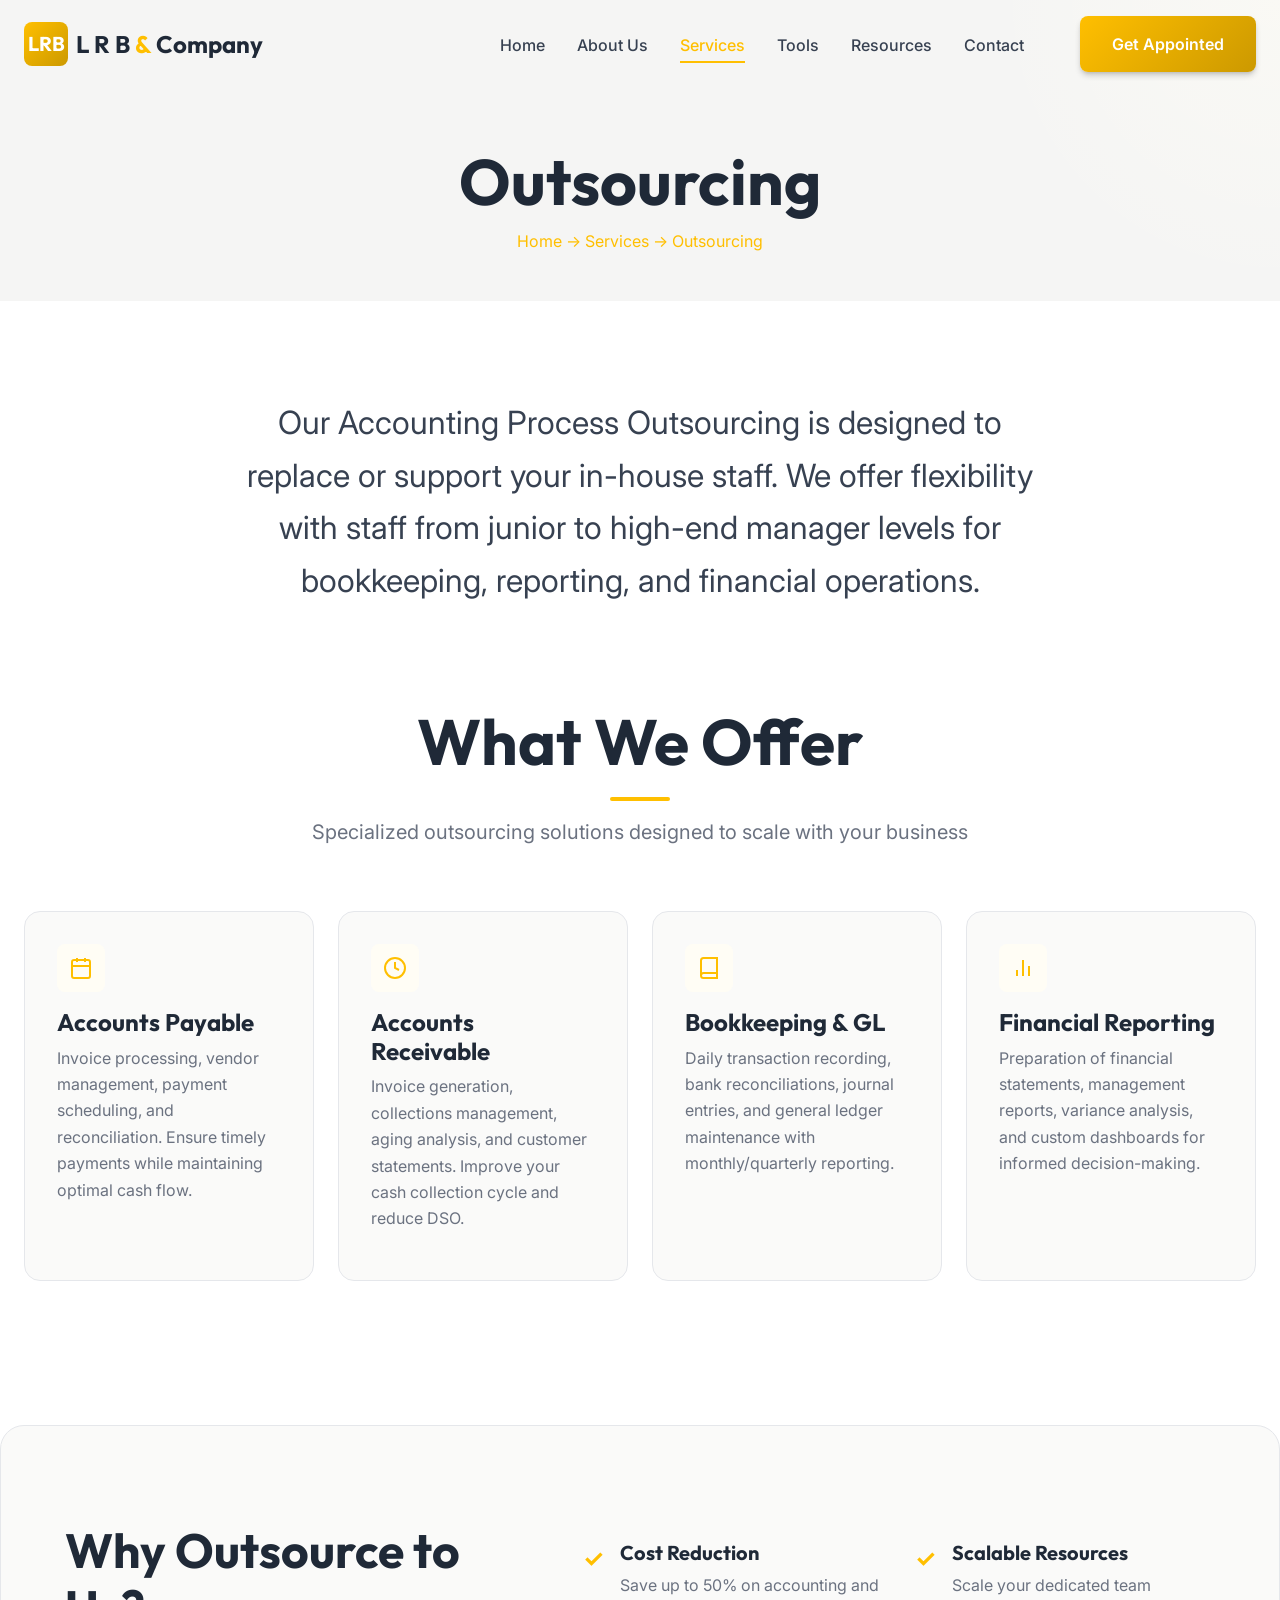
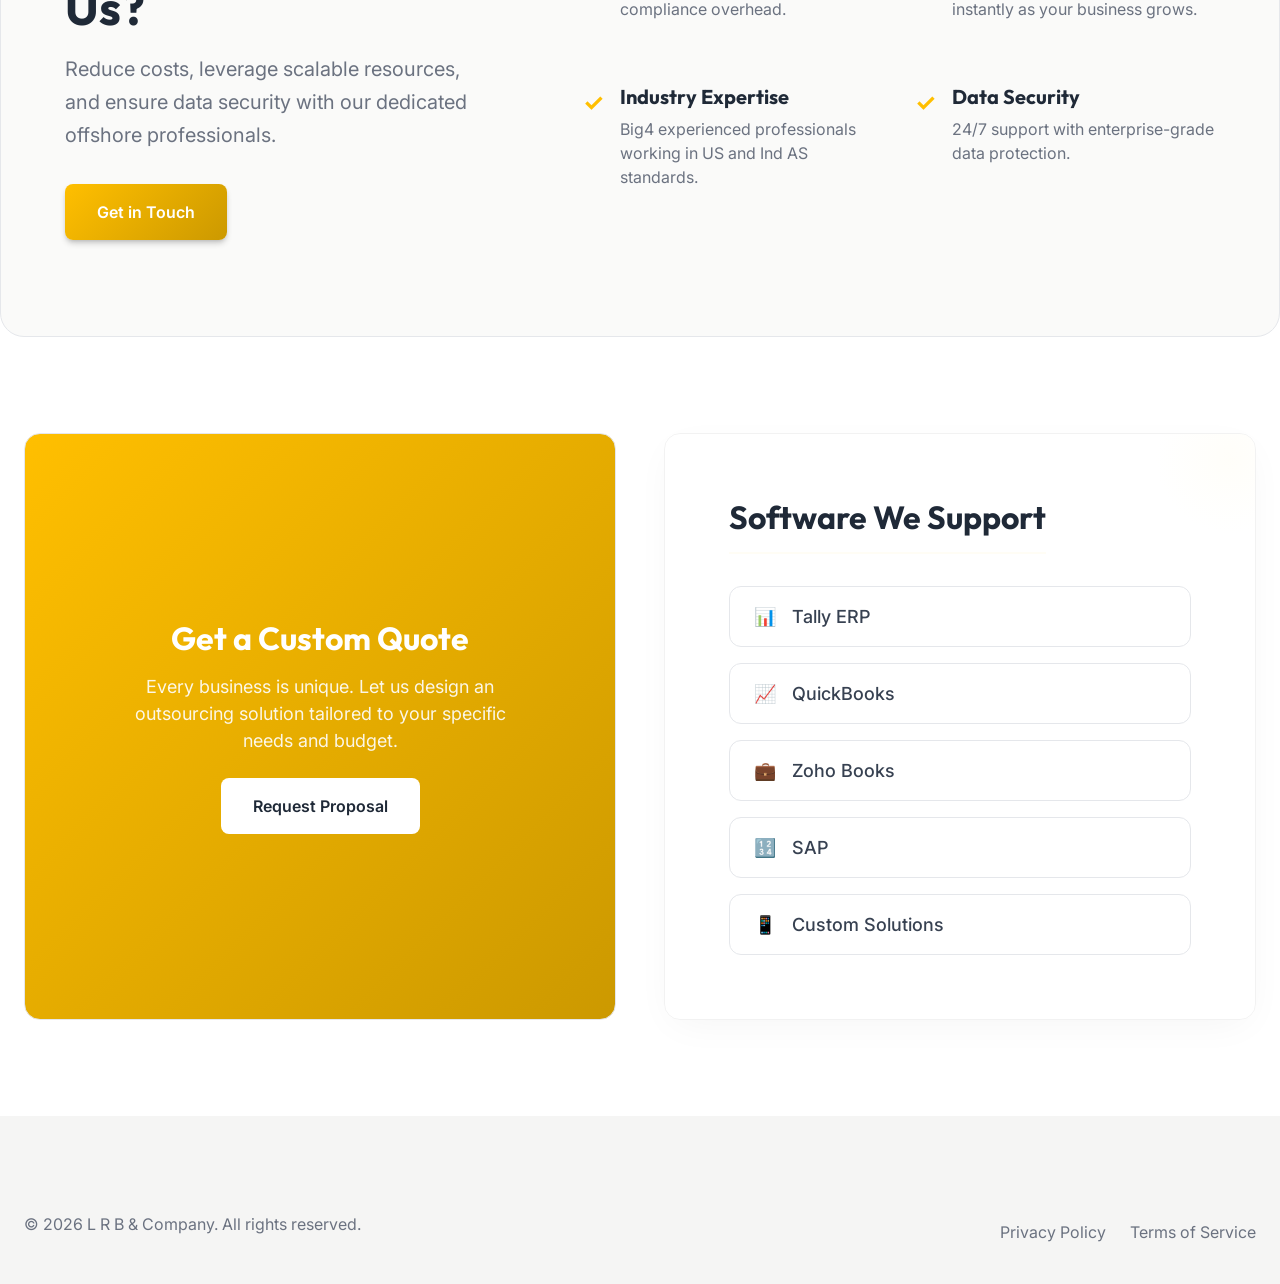
<file: services/outsourcing.html>
<!doctype html>
<html lang="en">
  <head>
    <meta charset="UTF-8" />
    <meta name="viewport" content="width=device-width, initial-scale=1.0" />
    <meta
      name="description"
      content="Accounting Process Outsourcing Services - Streamline operations and reduce costs with L R B & Company"
    />
    <title>Outsourcing Services | L R B & Company</title>
    <link
      rel="icon"
      type="image/svg+xml"
      href="data:image/svg+xml,<svg xmlns='http://www.w3.org/2000/svg' viewBox='0 0 100 100'><rect fill='%23FFBF00' rx='15' width='100' height='100'/><text x='50%' y='55%' dominant-baseline='middle' text-anchor='middle' font-family='system-ui' font-size='50' font-weight='bold' fill='%23FFFFFF'>LRB</text></svg>"
    />
    <link rel="stylesheet" href="../styles/main.css" />
    <style>
      .page-header {
        background: var(--primary-dark);
        padding: calc(80px + var(--space-3xl)) 0 var(--space-2xl);
        position: relative;
        overflow: hidden;
      }
      .page-header::before {
        content: "";
        position: absolute;
        top: 0;
        right: 0;
        width: 300px;
        height: 300px;
        background: radial-gradient(
          circle at top right,
          var(--accent-light) 0%,
          transparent 70%
        );
        opacity: 0.5;
      }
      .page-header__title {
        font-size: var(--text-4xl);
        margin-bottom: var(--space-sm);
        position: relative;
      }
      .page-header__breadcrumb {
        font-size: var(--text-sm);
        color: var(--text-muted);
        display: flex;
        align-items: center;
        gap: var(--space-xs);
        position: relative;
      }
      .page-header__breadcrumb a {
        color: var(--accent);
        text-decoration: none;
      }
      .page-header__breadcrumb a:hover {
        text-decoration: underline;
      }

      .expertise-grid {
        display: grid;
        grid-template-columns: repeat(auto-fit, minmax(300px, 1fr));
        gap: var(--space-lg);
        margin-bottom: var(--space-2xl);
      }

      .benefit-item {
        display: flex;
        gap: var(--space-md);
        margin-bottom: var(--space-md);
      }
      .benefit-icon {
        color: var(--accent);
        flex-shrink: 0;
        font-weight: bold;
      }
      .bottom-actions-flex {
        display: flex;
        gap: var(--space-2xl);
        align-items: stretch;
      }
      
      .bottom-action-card--light {
        flex: 1;
        background: linear-gradient(145deg, var(--background), var(--primary-light));
        padding: var(--space-3xl);
        margin-bottom: 0;
        position: relative;
        overflow: hidden;
        border: 1px solid rgba(0,0,0,0.05);
        box-shadow: 0 10px 40px -10px rgba(0,0,0,0.05);
      }
      .bottom-action-card--light::before {
        content: "";
        position: absolute;
        top: -50px;
        right: -50px;
        width: 150px;
        height: 150px;
        background: radial-gradient(circle, var(--accent-light) 0%, transparent 70%);
        border-radius: 50%;
        opacity: 0.6;
        z-index: 0;
        pointer-events: none;
      }
      .bottom-action-card--light > * {
        position: relative;
        z-index: 1;
      }
      .bottom-action-card--light h4 {
        font-size: var(--text-2xl);
        padding-bottom: var(--space-md);
        margin-bottom: var(--space-xl);
        border-bottom: 2px solid var(--accent-light);
        display: inline-block;
      }
      .bottom-action-card--light ul {
        list-style: none;
        padding: 0;
        display: flex;
        flex-direction: column;
        gap: var(--space-md);
      }
      .bottom-action-card--light .card__link,
      .bottom-action-card--light .footer__link {
        display: flex !important;
        align-items: center !important;
        justify-content: flex-start !important;
        padding: var(--space-md) var(--space-lg) !important;
        background: var(--background) !important;
        border-radius: var(--radius-lg);
        border: 1px solid var(--border);
        font-size: var(--text-base) !important;
        font-weight: 500;
        color: var(--text-secondary);
        transition: all 0.3s ease;
        margin: 0 !important;
        width: 100%;
        text-decoration: none;
        cursor: pointer !important;
      }
      .bottom-action-card--light .card__link:hover,
      .bottom-action-card--light .footer__link:hover {
        background: var(--primary) !important;
        border-color: var(--accent);
        color: var(--accent);
        transform: translateY(-2px);
        box-shadow: 0 5px 15px rgba(0,0,0,0.05);
      }
      .bottom-action-card--light .card__link span,
      .bottom-action-card--light .footer__link span {
        color: var(--accent) !important;
        font-weight: bold !important;
        margin-right: var(--space-md) !important;
        transition: transform 0.3s ease;
        display: inline-block;
      }
      .bottom-action-card--light .card__link:hover span,
      .bottom-action-card--light .footer__link:hover span {
        transform: translateX(4px);
      }

      @media (max-width: 992px) {
        #why-choose-grid {
          grid-template-columns: 1fr !important;
          gap: var(--space-2xl) !important;
          text-align: center;
        }
      }

      @media (max-width: 768px) {
        .expertise-grid {
          display: flex;
          overflow-x: auto;
          scroll-snap-type: x mandatory;
          gap: var(--space-md);
          margin-left: calc(-1 * var(--space-lg));
          margin-right: calc(-1 * var(--space-lg));
          padding: 0 var(--space-lg) var(--space-md);
          scrollbar-width: none;
        }
        .expertise-grid::-webkit-scrollbar {
          display: none;
        }
        .expertise-grid .card {
          flex: 0 0 82vw;
          scroll-snap-align: center;
          margin-bottom: 0 !important;
          box-shadow: var(--shadow-sm);
        }
        .expertise-grid .card__title {
          font-size: var(--text-lg) !important;
          margin-bottom: var(--space-xs);
        }
        .expertise-grid .card__text {
          font-size: var(--text-xs);
          line-height: var(--leading-tight);
        }
        .section-header,
        .mb-2xl h2 {
          text-align: center !important;
        }
        .intro-text {
          text-align: center !important;
          font-size: var(--text-lg) !important;
        }
        .feature-block {
          padding: var(--space-2xl) var(--space-xl) !important;
        }
        #why-choose-grid .grid-2 {
          grid-template-columns: 1fr !important;
          gap: var(--space-xl) !important;
        }
        .bottom-action-card {
          padding: var(--space-xl) !important;
        }
        .bottom-action-card .grid-2 {
          grid-template-columns: 1fr !important;
        }
        .bottom-actions-flex {
          flex-direction: column !important;
        }
      }

      @media (max-width: 640px) {
        .feature-block {
          padding: var(--space-xl) var(--space-lg) !important;
          border-radius: var(--radius-xl) !important;
        }
        .benefit-item {
          flex-direction: column;
          align-items: center;
          text-align: center;
          gap: var(--space-xs);
          padding: var(--space-lg);
          border: 1px solid var(--border);
          border-radius: var(--radius-lg);
          background: var(--background);
        }
        aside .card:first-child {
          text-align: center;
          padding: var(--space-xl) !important;
        }
        .bottom-action-card {
          border: 1px solid var(--border);
          border-radius: var(--radius-xl);
          margin-bottom: var(--space-lg) !important;
        }
        .bottom-action-card .footer__links {
          display: flex !important;
          flex-direction: column !important;
          align-items: center !important;
          gap: var(--space-xs) !important;
          margin: 0 !important;
          padding: 0 !important;
        }
        .bottom-action-card .footer__links li {
          width: 100%;
          text-align: center;
        }
        .bottom-action-card .footer__links .card__link,
        .bottom-action-card .footer__links .footer__link {
          justify-content: center !important;
          display: inline-flex !important;
          padding-top: 4px !important;
          padding-bottom: 4px !important;
          margin-top: 0 !important;
          margin-bottom: 0 !important;
          border: none !important;
          box-shadow: none !important;
        }
        .bottom-action-card--light h4 {
          text-align: center;
          display: block;
        }
      }

      @media (max-width: 480px) {
        .navbar__logo-text {
          font-size: var(--text-base);
        }
        .navbar__logo-icon {
          width: 38px;
          height: 38px;
          font-size: var(--text-sm);
        }
        .navbar__inner {
          gap: var(--space-xs);
        }
        .navbar__logo-text span {
          display: none;
        }
        .navbar .container {
          padding-left: var(--space-sm);
          padding-right: var(--space-sm);
        }
      }
    </style>
  </head>
  <body>
    <!-- Navigation -->
    <nav class="navbar">
      <div class="container">
        <div class="navbar__inner">
          <a href="../index.html" class="navbar__logo">
            <div class="navbar__logo-icon">LRB</div>
            <div class="navbar__logo-text">L R B <span>&</span> Company</div>
          </a>
          <ul class="navbar__menu">
            <li><a href="../index.html" class="navbar__link">Home</a></li>
            <li><a href="../about.html" class="navbar__link">About Us</a></li>
            <li>
              <a href="../index.html#services" class="navbar__link active"
                >Services</a
              >
            </li>
            <li>
              <a href="../index.html#tools" class="navbar__link">Tools</a>
            </li>
            <li>
              <a href="../resources.html" class="navbar__link">Resources</a>
            </li>
            <li><a href="../contact.html" class="navbar__link">Contact</a></li>
            <li class="navbar__cta">
              <a href="../contact.html" class="btn btn--primary"
                >Get Appointed</a
              >
            </li>
          </ul>
          <button class="navbar__toggle" aria-label="Toggle menu">
            <span></span><span></span><span></span>
          </button>
        </div>
      </div>
    </nav>

    <!-- Page Header -->
    <header class="page-header">
      <div class="container">
        <h1 class="page-header__title">Outsourcing</h1>
        <nav class="page-header__breadcrumb" aria-label="Breadcrumb">
          <a href="../index.html">Home</a>
          <span>→</span>
          <a href="../index.html#services">Services</a>
          <span>→</span>
          <span>Outsourcing</span>
        </nav>
      </div>
    </header>

    <!-- Main Content -->
    <main class="section">
      <div class="container">
        <!-- Intro Section -->
        <div style="max-width: 800px; margin: 0 auto var(--space-4xl); text-align: center;">
          <p class="intro-text" style="font-size: var(--text-2xl); line-height: var(--leading-relaxed); color: var(--text-secondary);">
            Our Accounting Process Outsourcing is designed to replace or support your in-house staff. We offer flexibility with staff from junior to high-end manager levels for bookkeeping, reporting, and financial operations.
          </p>
        </div>

        <!-- Core Expertise -->
        <div class="mb-4xl section" style="padding-top: 0">
          <div class="section-header">
            <h2 class="section-header__title">What We Offer</h2>
            <div style="width: 60px; height: 4px; background: var(--accent); margin: 0 auto; border-radius: 2px;"></div>
            <p class="section-header__text" style="margin-top: var(--space-md)">
              Specialized outsourcing solutions designed to scale with your business
            </p>
          </div>

          <div class="expertise-grid" style="grid-template-columns: repeat(auto-fit, minmax(260px, 1fr))">
            <div class="card">
              <div class="card__icon" style="margin-bottom: var(--space-md); width: 48px; height: 48px; background: var(--accent-light); color: var(--accent); border-radius: var(--radius-md); display: flex; align-items: center; justify-content: center;">
                <svg xmlns="http://www.w3.org/2000/svg" viewBox="0 0 24 24" fill="none" stroke="currentColor" stroke-width="2" style="width: 24px; height: 24px"><rect x="3" y="4" width="18" height="18" rx="2" ry="2"></rect><line x1="16" y1="2" x2="16" y2="6"></line><line x1="8" y1="2" x2="8" y2="6"></line><line x1="3" y1="10" x2="21" y2="10"></line></svg>
              </div>
              <h3 class="card__title">Accounts Payable</h3>
              <p class="card__text">
                Invoice processing, vendor management, payment scheduling, and reconciliation. Ensure timely payments while maintaining optimal cash flow.
              </p>
            </div>

            <div class="card">
              <div class="card__icon" style="margin-bottom: var(--space-md); width: 48px; height: 48px; background: var(--accent-light); color: var(--accent); border-radius: var(--radius-md); display: flex; align-items: center; justify-content: center;">
                <svg xmlns="http://www.w3.org/2000/svg" viewBox="0 0 24 24" fill="none" stroke="currentColor" stroke-width="2" style="width: 24px; height: 24px"><circle cx="12" cy="12" r="10"></circle><polyline points="12 6 12 12 16 14"></polyline></svg>
              </div>
              <h3 class="card__title">Accounts Receivable</h3>
              <p class="card__text">
                Invoice generation, collections management, aging analysis, and customer statements. Improve your cash collection cycle and reduce DSO.
              </p>
            </div>

            <div class="card">
              <div class="card__icon" style="margin-bottom: var(--space-md); width: 48px; height: 48px; background: var(--accent-light); color: var(--accent); border-radius: var(--radius-md); display: flex; align-items: center; justify-content: center;">
                <svg xmlns="http://www.w3.org/2000/svg" viewBox="0 0 24 24" fill="none" stroke="currentColor" stroke-width="2" style="width: 24px; height: 24px"><path d="M4 19.5A2.5 2.5 0 0 1 6.5 17H20"></path><path d="M6.5 2H20v20H6.5A2.5 2.5 0 0 1 4 19.5v-15A2.5 2.5 0 0 1 6.5 2z"></path></svg>
              </div>
              <h3 class="card__title">Bookkeeping & GL</h3>
              <p class="card__text">
                Daily transaction recording, bank reconciliations, journal entries, and general ledger maintenance with monthly/quarterly reporting.
              </p>
            </div>

            <div class="card">
              <div class="card__icon" style="margin-bottom: var(--space-md); width: 48px; height: 48px; background: var(--accent-light); color: var(--accent); border-radius: var(--radius-md); display: flex; align-items: center; justify-content: center;">
                <svg xmlns="http://www.w3.org/2000/svg" viewBox="0 0 24 24" fill="none" stroke="currentColor" stroke-width="2" style="width: 24px; height: 24px"><line x1="18" y1="20" x2="18" y2="10"></line><line x1="12" y1="20" x2="12" y2="4"></line><line x1="6" y1="20" x2="6" y2="14"></line></svg>
              </div>
              <h3 class="card__title">Financial Reporting</h3>
              <p class="card__text">
                Preparation of financial statements, management reports, variance analysis, and custom dashboards for informed decision-making.
              </p>
            </div>
          </div>
        </div>
            </div>

            <!-- Why Choose Us -->
        <div class="mb-4xl section feature-block" style="background: var(--primary-light); border-radius: var(--radius-2xl); padding: var(--space-4xl) var(--space-3xl); border: 1px solid var(--border);">
          <div class="grid" id="why-choose-grid" style="grid-template-columns: 1fr 1.5fr; gap: var(--space-4xl); align-items: center;">
            <div>
              <h2 style="font-size: var(--text-3xl); margin-bottom: var(--space-md);">Why Outsource to Us?</h2>
              <p style="color: var(--text-muted); margin-bottom: var(--space-xl); font-size: var(--text-lg); line-height: var(--leading-relaxed);">
                Reduce costs, leverage scalable resources, and ensure data security with our dedicated offshore professionals.
              </p>
              <a href="../contact.html" class="btn btn--primary">Get in Touch</a>
            </div>
            <div class="grid grid-2" style="gap: var(--space-xl)">
              <div class="benefit-item">
                <span class="benefit-icon" style="font-size: 24px">✓</span>
                <div>
                  <h4 style="font-size: var(--text-lg); margin-bottom: 8px">Cost Reduction</h4>
                  <p style="font-size: var(--text-sm); color: var(--text-muted)">Save up to 50% on accounting and compliance overhead.</p>
                </div>
              </div>
              <div class="benefit-item">
                <span class="benefit-icon" style="font-size: 24px">✓</span>
                <div>
                  <h4 style="font-size: var(--text-lg); margin-bottom: 8px">Scalable Resources</h4>
                  <p style="font-size: var(--text-sm); color: var(--text-muted)">Scale your dedicated team instantly as your business grows.</p>
                </div>
              </div>
              <div class="benefit-item">
                <span class="benefit-icon" style="font-size: 24px">✓</span>
                <div>
                  <h4 style="font-size: var(--text-lg); margin-bottom: 8px">Industry Expertise</h4>
                  <p style="font-size: var(--text-sm); color: var(--text-muted)">Big4 experienced professionals working in US and Ind AS standards.</p>
                </div>
              </div>
              <div class="benefit-item">
                <span class="benefit-icon" style="font-size: 24px">✓</span>
                <div>
                  <h4 style="font-size: var(--text-lg); margin-bottom: 8px">Data Security</h4>
                  <p style="font-size: var(--text-sm); color: var(--text-muted)">24/7 support with enterprise-grade data protection.</p>
                </div>
              </div>
            </div>
          </div>
        </div>
      </div>
    </main>

    <!-- Bottom Action Cards Section -->
    <section class="section" style="padding-top: 0">
      <div class="container">
        <!-- Bottom Action Cards -->
        <div class="bottom-actions-flex">
          <div class="card bottom-action-card" style="flex: 1; background: var(--gradient-accent); color: var(--primary); padding: var(--space-3xl); display: flex; flex-direction: column; justify-content: center; text-align: center; margin-bottom: 0;">
            <h4 style="font-size: var(--text-2xl); color: var(--primary); margin-bottom: var(--space-md);">Get a Custom Quote</h4>
            <p style="color: var(--primary); opacity: 0.9; margin-bottom: var(--space-lg); max-width: 400px; margin-left: auto; margin-right: auto;">
              Every business is unique. Let us design an outsourcing solution tailored to your specific needs and budget.
            </p>
            <div>
              <a href="../contact.html" class="btn" style="background: var(--primary); color: var(--text)">Request Proposal</a>
            </div>
          </div>

          <div class="card bottom-action-card bottom-action-card--light">
            <h4>Software We Support</h4>
            <ul class="footer__links">
              <li><span class="footer__link" style="cursor: default; display: inline-flex; justify-content: center;"><span>📊</span>Tally ERP</span></li>
              <li><span class="footer__link" style="cursor: default; display: inline-flex; justify-content: center;"><span>📈</span>QuickBooks</span></li>
              <li><span class="footer__link" style="cursor: default; display: inline-flex; justify-content: center;"><span>💼</span>Zoho Books</span></li>
              <li><span class="footer__link" style="cursor: default; display: inline-flex; justify-content: center;"><span>🔢</span>SAP</span></li>
              <li><span class="footer__link" style="cursor: default; display: inline-flex; justify-content: center;"><span>📱</span>Custom Solutions</span></li>
            </ul>
          </div>
        </div>
      </div>
    </section>

    <!-- Footer -->
    <footer class="footer">
      <div class="container">
        <div class="footer__bottom" style="border-top: none; padding-top: 0">
          <p class="footer__copyright">
            © 2026 L R B & Company. All rights reserved.
          </p>
          <div class="footer__legal">
            <a href="#">Privacy Policy</a>
            <a href="#">Terms of Service</a>
          </div>
        </div>
      </div>
    </footer>

    <script src="../scripts/main.js"></script>
  </body>
</html>
</file>
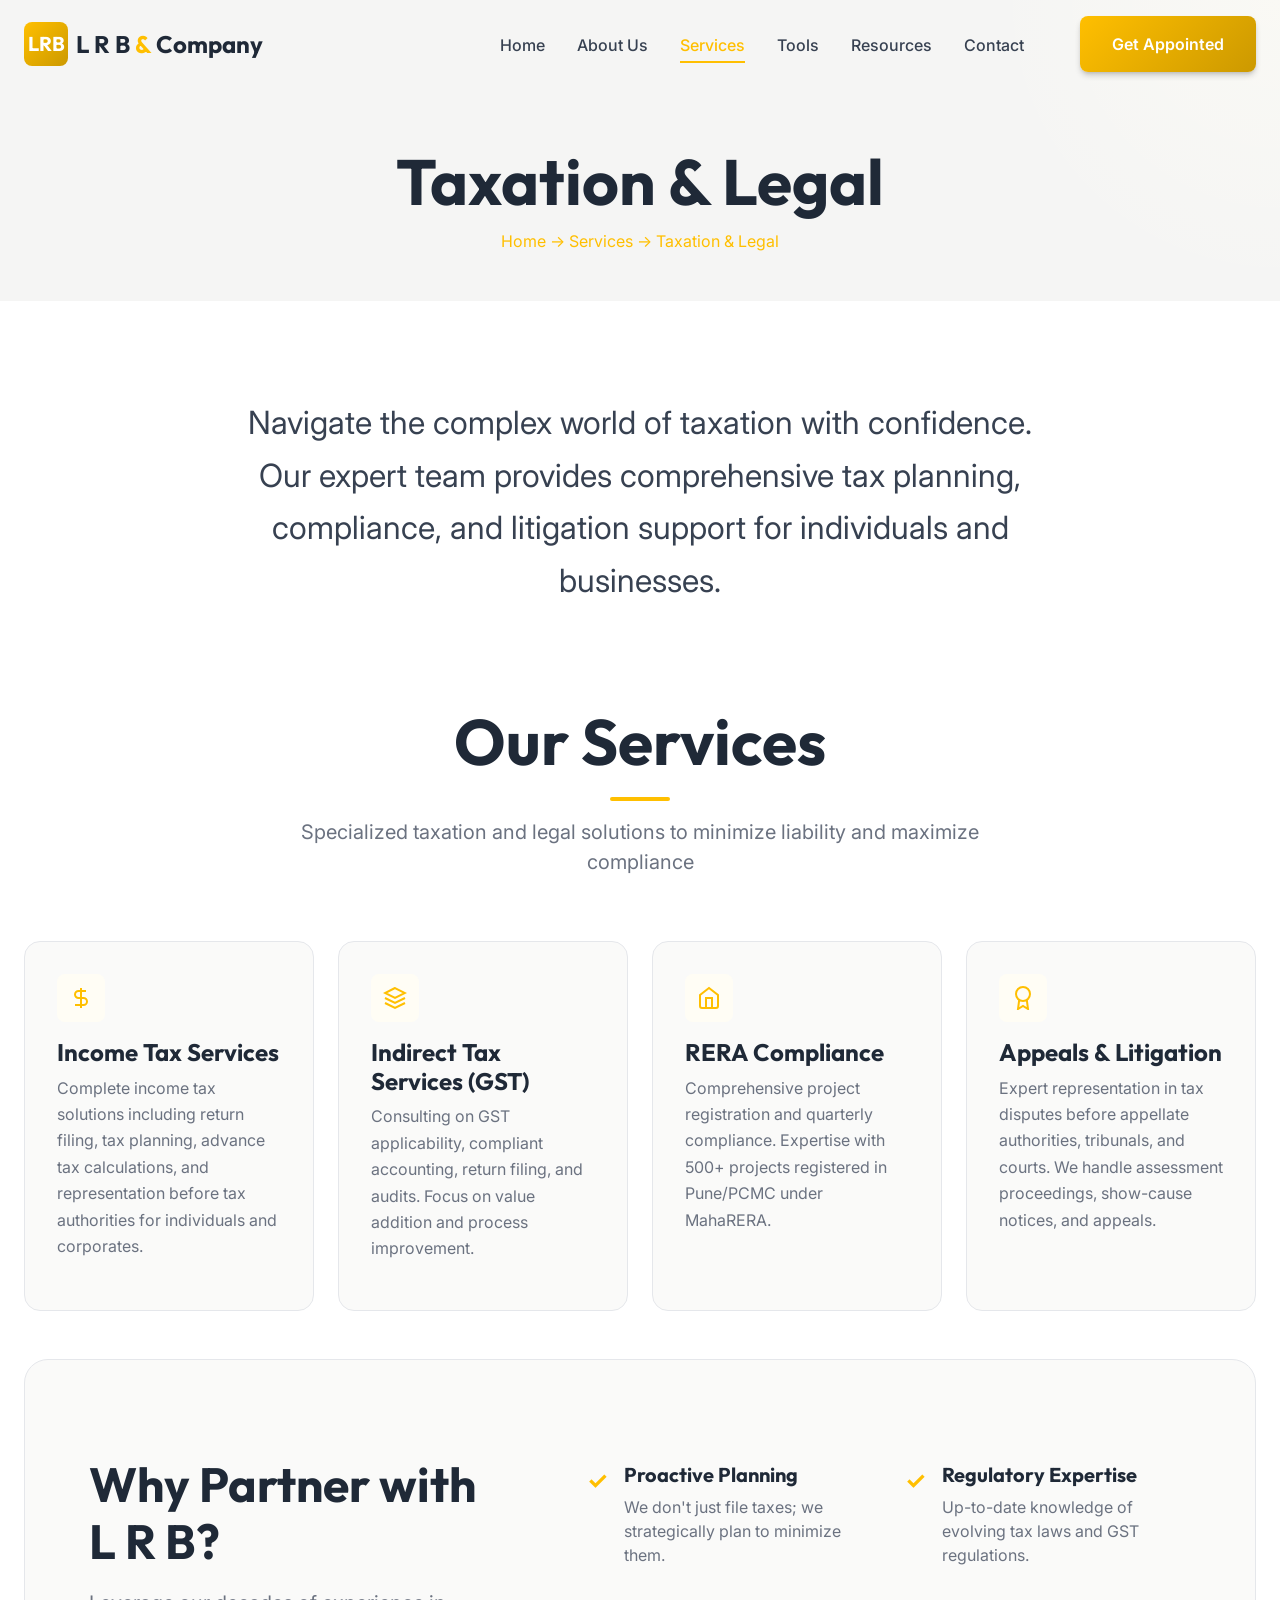
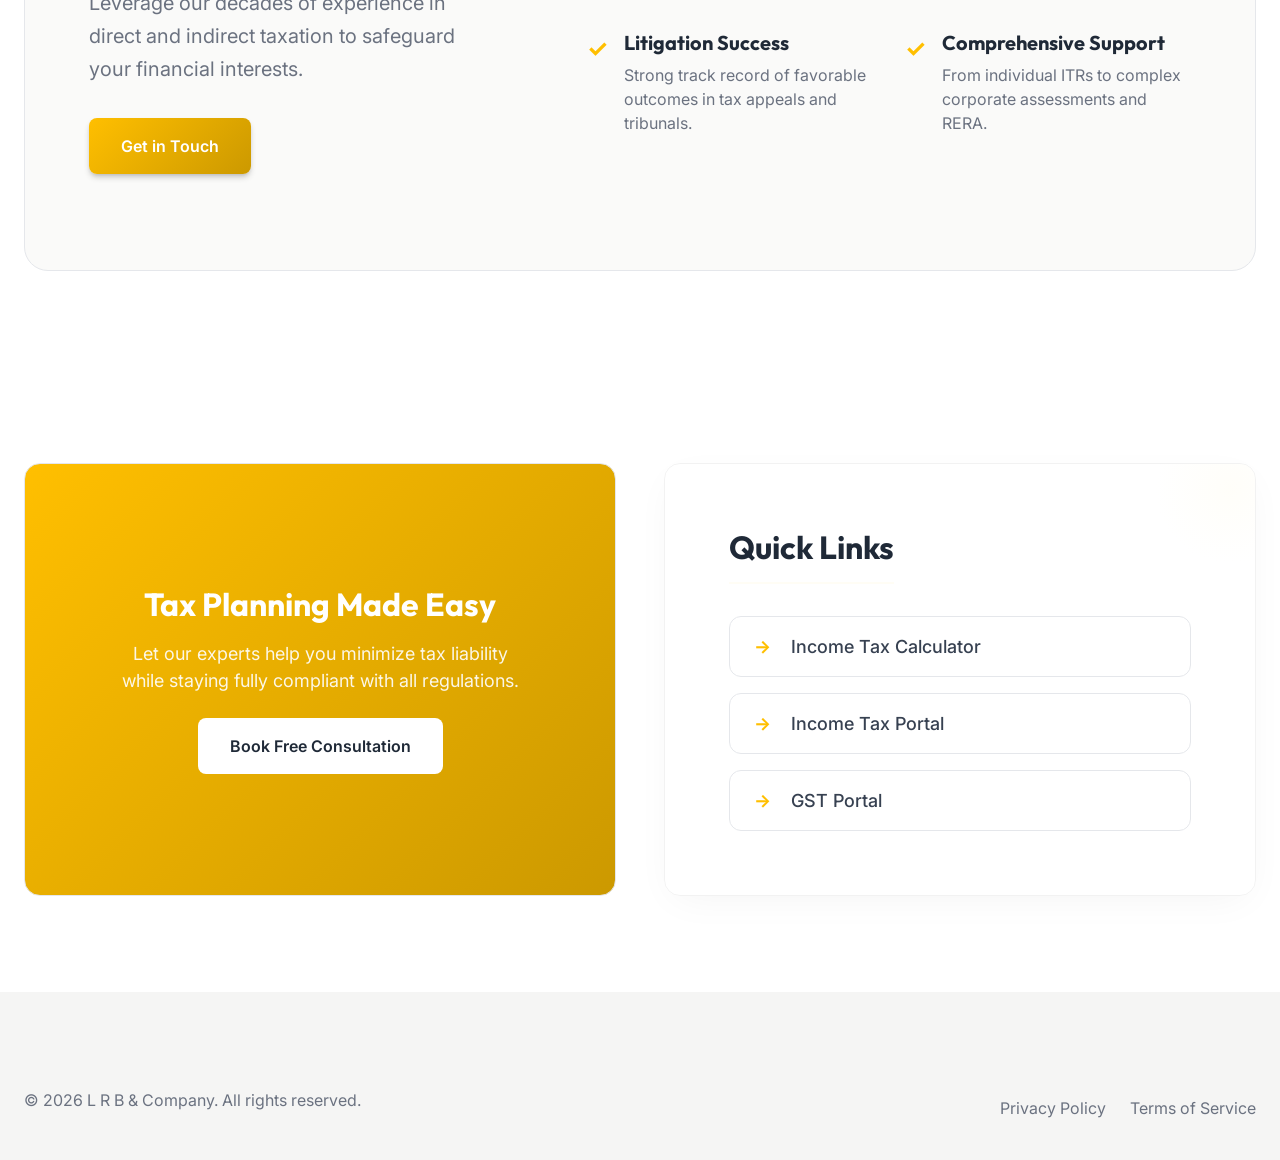
<file: services/taxation-legal.html>
<!doctype html>
<html lang="en">
  <head>
    <meta charset="UTF-8" />
    <meta name="viewport" content="width=device-width, initial-scale=1.0" />
    <meta
      name="description"
      content="Taxation & Legal Services - Income Tax, Indirect Tax, RERA Compliance, Appeals & Litigation by L R B & Company"
    />
    <title>Taxation & Legal Services | L R B & Company</title>
    <link
      rel="icon"
      type="image/svg+xml"
      href="data:image/svg+xml,<svg xmlns='http://www.w3.org/2000/svg' viewBox='0 0 100 100'><rect fill='%23FFBF00' rx='15' width='100' height='100'/><text x='50%' y='55%' dominant-baseline='middle' text-anchor='middle' font-family='system-ui' font-size='50' font-weight='bold' fill='%23FFFFFF'>LRB</text></svg>"
    />
    <link rel="stylesheet" href="../styles/main.css" />
    <style>
      .page-header {
        background: var(--primary-dark);
        padding: calc(80px + var(--space-3xl)) 0 var(--space-2xl);
        position: relative;
        overflow: hidden;
      }
      .page-header::before {
        content: "";
        position: absolute;
        top: 0;
        right: 0;
        width: 300px;
        height: 300px;
        background: radial-gradient(
          circle at top right,
          var(--accent-light) 0%,
          transparent 70%
        );
        opacity: 0.5;
      }
      .page-header__title {
        font-size: var(--text-4xl);
        margin-bottom: var(--space-sm);
        position: relative;
      }
      .page-header__breadcrumb {
        font-size: var(--text-sm);
        color: var(--text-muted);
        display: flex;
        align-items: center;
        gap: var(--space-xs);
        position: relative;
      }
      .page-header__breadcrumb a {
        color: var(--accent);
        text-decoration: none;
      }
      .page-header__breadcrumb a:hover {
        text-decoration: underline;
      }

      .expertise-grid {
        display: grid;
        grid-template-columns: repeat(auto-fit, minmax(300px, 1fr));
        gap: var(--space-lg);
        margin-bottom: var(--space-2xl);
      }

      .benefit-item {
        display: flex;
        gap: var(--space-md);
        margin-bottom: var(--space-md);
      }
      .benefit-icon {
        color: var(--accent);
        flex-shrink: 0;
        font-weight: bold;
      }
      .bottom-actions-flex {
        display: flex;
        gap: var(--space-2xl);
        align-items: stretch;
      }
      
      .bottom-action-card--light {
        flex: 1;
        background: linear-gradient(145deg, var(--background), var(--primary-light));
        padding: var(--space-3xl);
        margin-bottom: 0;
        position: relative;
        overflow: hidden;
        border: 1px solid rgba(0,0,0,0.05);
        box-shadow: 0 10px 40px -10px rgba(0,0,0,0.05);
      }
      .bottom-action-card--light::before {
        content: "";
        position: absolute;
        top: -50px;
        right: -50px;
        width: 150px;
        height: 150px;
        background: radial-gradient(circle, var(--accent-light) 0%, transparent 70%);
        border-radius: 50%;
        opacity: 0.6;
        z-index: 0;
        pointer-events: none;
      }
      .bottom-action-card--light > * {
        position: relative;
        z-index: 1;
      }
      .bottom-action-card--light h4 {
        font-size: var(--text-2xl);
        padding-bottom: var(--space-md);
        margin-bottom: var(--space-xl);
        border-bottom: 2px solid var(--accent-light);
        display: inline-block;
      }
      .bottom-action-card--light ul {
        list-style: none;
        padding: 0;
        display: flex;
        flex-direction: column;
        gap: var(--space-md);
      }
      .bottom-action-card--light .card__link,
      .bottom-action-card--light .footer__link {
        display: flex !important;
        align-items: center !important;
        justify-content: flex-start !important;
        padding: var(--space-md) var(--space-lg) !important;
        background: var(--background) !important;
        border-radius: var(--radius-lg);
        border: 1px solid var(--border);
        font-size: var(--text-base) !important;
        font-weight: 500;
        color: var(--text-secondary);
        transition: all 0.3s ease;
        margin: 0 !important;
        width: 100%;
        text-decoration: none;
        cursor: pointer !important;
      }
      .bottom-action-card--light .card__link:hover,
      .bottom-action-card--light .footer__link:hover {
        background: var(--primary) !important;
        border-color: var(--accent);
        color: var(--accent);
        transform: translateY(-2px);
        box-shadow: 0 5px 15px rgba(0,0,0,0.05);
      }
      .bottom-action-card--light .card__link span,
      .bottom-action-card--light .footer__link span {
        color: var(--accent) !important;
        font-weight: bold !important;
        margin-right: var(--space-md) !important;
        transition: transform 0.3s ease;
        display: inline-block;
      }
      .bottom-action-card--light .card__link:hover span,
      .bottom-action-card--light .footer__link:hover span {
        transform: translateX(4px);
      }

      @media (max-width: 992px) {
        #why-choose-grid {
          grid-template-columns: 1fr !important;
          gap: var(--space-2xl) !important;
          text-align: center;
        }
      }

      @media (max-width: 768px) {
        .expertise-grid {
          display: flex;
          overflow-x: auto;
          scroll-snap-type: x mandatory;
          gap: var(--space-md);
          margin-left: calc(-1 * var(--space-lg));
          margin-right: calc(-1 * var(--space-lg));
          padding: 0 var(--space-lg) var(--space-md);
          scrollbar-width: none;
        }
        .expertise-grid::-webkit-scrollbar {
          display: none;
        }
        .expertise-grid .card {
          flex: 0 0 82vw;
          scroll-snap-align: center;
          margin-bottom: 0 !important;
          box-shadow: var(--shadow-sm);
        }
        .expertise-grid .card__title {
          font-size: var(--text-lg) !important;
          margin-bottom: var(--space-xs);
        }
        .expertise-grid .card__text {
          font-size: var(--text-xs);
          line-height: var(--leading-tight);
        }
        .section-header,
        .mb-2xl h2 {
          text-align: center !important;
        }
        .intro-text {
          text-align: center !important;
          font-size: var(--text-lg) !important;
        }
        .feature-block {
          padding: var(--space-2xl) var(--space-xl) !important;
        }
        #why-choose-grid .grid-2 {
          grid-template-columns: 1fr !important;
          gap: var(--space-xl) !important;
        }
        .bottom-action-card {
          padding: var(--space-xl) !important;
        }
        .bottom-action-card .grid-2 {
          grid-template-columns: 1fr !important;
        }
        .bottom-actions-flex {
          flex-direction: column !important;
        }
      }

      @media (max-width: 640px) {
        .feature-block {
          padding: var(--space-xl) var(--space-lg) !important;
          border-radius: var(--radius-xl) !important;
        }
        .benefit-item {
          flex-direction: column;
          align-items: center;
          text-align: center;
          gap: var(--space-xs);
          padding: var(--space-lg);
          border: 1px solid var(--border);
          border-radius: var(--radius-lg);
          background: var(--background);
        }
        aside .card:first-child {
          text-align: center;
          padding: var(--space-xl) !important;
        }
        .bottom-action-card {
          border: 1px solid var(--border);
          border-radius: var(--radius-xl);
          margin-bottom: var(--space-lg) !important;
        }
        .bottom-action-card .footer__links {
          display: flex !important;
          flex-direction: column !important;
          align-items: center !important;
          gap: var(--space-xs) !important;
          margin: 0 !important;
          padding: 0 !important;
        }
        .bottom-action-card .footer__links li {
          width: 100%;
          text-align: center;
        }
        .bottom-action-card .footer__links .card__link,
        .bottom-action-card .footer__links .footer__link {
          justify-content: center !important;
          display: inline-flex !important;
          padding-top: 4px !important;
          padding-bottom: 4px !important;
          margin-top: 0 !important;
          margin-bottom: 0 !important;
          border: none !important;
          box-shadow: none !important;
        }
        .bottom-action-card--light h4 {
          text-align: center;
          display: block;
        }
      }

      @media (max-width: 480px) {
        .navbar__logo-text {
          font-size: var(--text-base);
        }
        .navbar__logo-icon {
          width: 38px;
          height: 38px;
          font-size: var(--text-sm);
        }
        .navbar__inner {
          gap: var(--space-xs);
        }
        .navbar__logo-text span {
          display: none;
        }
        .navbar .container {
          padding-left: var(--space-sm);
          padding-right: var(--space-sm);
        }
      }
    </style>
  </head>
  <body>
    <!-- Navigation -->
    <nav class="navbar">
      <div class="container">
        <div class="navbar__inner">
          <a href="../index.html" class="navbar__logo">
            <div class="navbar__logo-icon">LRB</div>
            <div class="navbar__logo-text">L R B <span>&</span> Company</div>
          </a>
          <ul class="navbar__menu">
            <li><a href="../index.html" class="navbar__link">Home</a></li>
            <li><a href="../about.html" class="navbar__link">About Us</a></li>
            <li>
              <a href="../index.html#services" class="navbar__link active"
                >Services</a
              >
            </li>
            <li>
              <a href="../index.html#tools" class="navbar__link">Tools</a>
            </li>
            <li>
              <a href="../resources.html" class="navbar__link">Resources</a>
            </li>
            <li><a href="../contact.html" class="navbar__link">Contact</a></li>
            <li class="navbar__cta">
              <a href="../contact.html" class="btn btn--primary"
                >Get Appointed</a
              >
            </li>
          </ul>
          <button class="navbar__toggle" aria-label="Toggle menu">
            <span></span><span></span><span></span>
          </button>
        </div>
      </div>
    </nav>

    <!-- Page Header -->
    <header class="page-header">
      <div class="container">
        <h1 class="page-header__title">Taxation & Legal</h1>
        <nav class="page-header__breadcrumb" aria-label="Breadcrumb">
          <a href="../index.html">Home</a>
          <span>→</span>
          <a href="../index.html#services">Services</a>
          <span>→</span>
          <span>Taxation & Legal</span>
        </nav>
      </div>
    </header>

    <!-- Main Content -->
    <main class="section">
      <div class="container">
        <!-- Intro Section -->
        <div style="max-width: 800px; margin: 0 auto var(--space-4xl); text-align: center;">
          <p class="intro-text" style="font-size: var(--text-2xl); line-height: var(--leading-relaxed); color: var(--text-secondary);">
            Navigate the complex world of taxation with confidence. Our expert team provides comprehensive tax planning, compliance, and litigation support for individuals and businesses.
          </p>
        </div>

        <!-- Core Expertise -->
        <div class="mb-4xl section" style="padding-top: 0">
          <div class="section-header">
            <h2 class="section-header__title">Our Services</h2>
            <div style="width: 60px; height: 4px; background: var(--accent); margin: 0 auto; border-radius: 2px;"></div>
            <p class="section-header__text" style="margin-top: var(--space-md)">
              Specialized taxation and legal solutions to minimize liability and maximize compliance
            </p>
          </div>

          <div class="expertise-grid" style="grid-template-columns: repeat(auto-fit, minmax(260px, 1fr))">
            <div class="card">
              <div class="card__icon" style="margin-bottom: var(--space-md); width: 48px; height: 48px; background: var(--accent-light); color: var(--accent); border-radius: var(--radius-md); display: flex; align-items: center; justify-content: center;">
                <svg xmlns="http://www.w3.org/2000/svg" viewBox="0 0 24 24" fill="none" stroke="currentColor" stroke-width="2" style="width: 24px; height: 24px"><path d="M12 2v20M17 5H9.5a3.5 3.5 0 0 0 0 7h5a3.5 3.5 0 0 1 0 7H6"></path></svg>
              </div>
              <h3 class="card__title">Income Tax Services</h3>
              <p class="card__text">
                Complete income tax solutions including return filing, tax planning, advance tax calculations, and representation before tax authorities for individuals and corporates.
              </p>
            </div>

            <div class="card">
              <div class="card__icon" style="margin-bottom: var(--space-md); width: 48px; height: 48px; background: var(--accent-light); color: var(--accent); border-radius: var(--radius-md); display: flex; align-items: center; justify-content: center;">
                <svg xmlns="http://www.w3.org/2000/svg" viewBox="0 0 24 24" fill="none" stroke="currentColor" stroke-width="2" style="width: 24px; height: 24px"><polygon points="12 2 2 7 12 12 22 7 12 2"></polygon><polyline points="2 17 12 22 22 17"></polyline><polyline points="2 12 12 17 22 12"></polyline></svg>
              </div>
              <h3 class="card__title">Indirect Tax Services (GST)</h3>
              <p class="card__text">
                Consulting on GST applicability, compliant accounting, return filing, and audits. Focus on value addition and process improvement.
              </p>
            </div>

            <div class="card">
              <div class="card__icon" style="margin-bottom: var(--space-md); width: 48px; height: 48px; background: var(--accent-light); color: var(--accent); border-radius: var(--radius-md); display: flex; align-items: center; justify-content: center;">
                <svg xmlns="http://www.w3.org/2000/svg" viewBox="0 0 24 24" fill="none" stroke="currentColor" stroke-width="2" style="width: 24px; height: 24px"><path d="M3 9l9-7 9 7v11a2 2 0 0 1-2 2H5a2 2 0 0 1-2-2z"></path><polyline points="9 22 9 12 15 12 15 22"></polyline></svg>
              </div>
              <h3 class="card__title">RERA Compliance</h3>
              <p class="card__text">
                Comprehensive project registration and quarterly compliance. Expertise with 500+ projects registered in Pune/PCMC under MahaRERA.
              </p>
            </div>

            <div class="card">
              <div class="card__icon" style="margin-bottom: var(--space-md); width: 48px; height: 48px; background: var(--accent-light); color: var(--accent); border-radius: var(--radius-md); display: flex; align-items: center; justify-content: center;">
                <svg xmlns="http://www.w3.org/2000/svg" viewBox="0 0 24 24" fill="none" stroke="currentColor" stroke-width="2" style="width: 24px; height: 24px"><circle cx="12" cy="8" r="7"></circle><polyline points="8.21 13.89 7 23 12 20 17 23 15.79 13.88"></polyline></svg>
              </div>
              <h3 class="card__title">Appeals & Litigation</h3>
              <p class="card__text">
                Expert representation in tax disputes before appellate authorities, tribunals, and courts. We handle assessment proceedings, show-cause notices, and appeals.
              </p>
            </div>
          </div>

        <!-- Why Choose Us -->
        <div class="mb-4xl section feature-block" style="background: var(--primary-light); border-radius: var(--radius-2xl); padding: var(--space-4xl) var(--space-3xl); border: 1px solid var(--border);">
          <div class="grid" id="why-choose-grid" style="grid-template-columns: 1fr 1.5fr; gap: var(--space-4xl); align-items: center;">
            <div>
              <h2 style="font-size: var(--text-3xl); margin-bottom: var(--space-md);">Why Partner with L R B?</h2>
              <p style="color: var(--text-muted); margin-bottom: var(--space-xl); font-size: var(--text-lg); line-height: var(--leading-relaxed);">
                Leverage our decades of experience in direct and indirect taxation to safeguard your financial interests.
              </p>
              <a href="../contact.html" class="btn btn--primary">Get in Touch</a>
            </div>
            <div class="grid grid-2" style="gap: var(--space-xl)">
              <div class="benefit-item">
                <span class="benefit-icon" style="font-size: 24px">✓</span>
                <div>
                  <h4 style="font-size: var(--text-lg); margin-bottom: 8px">Proactive Planning</h4>
                  <p style="font-size: var(--text-sm); color: var(--text-muted)">We don't just file taxes; we strategically plan to minimize them.</p>
                </div>
              </div>
              <div class="benefit-item">
                <span class="benefit-icon" style="font-size: 24px">✓</span>
                <div>
                  <h4 style="font-size: var(--text-lg); margin-bottom: 8px">Regulatory Expertise</h4>
                  <p style="font-size: var(--text-sm); color: var(--text-muted)">Up-to-date knowledge of evolving tax laws and GST regulations.</p>
                </div>
              </div>
              <div class="benefit-item">
                <span class="benefit-icon" style="font-size: 24px">✓</span>
                <div>
                  <h4 style="font-size: var(--text-lg); margin-bottom: 8px">Litigation Success</h4>
                  <p style="font-size: var(--text-sm); color: var(--text-muted)">Strong track record of favorable outcomes in tax appeals and tribunals.</p>
                </div>
              </div>
              <div class="benefit-item">
                <span class="benefit-icon" style="font-size: 24px">✓</span>
                <div>
                  <h4 style="font-size: var(--text-lg); margin-bottom: 8px">Comprehensive Support</h4>
                  <p style="font-size: var(--text-sm); color: var(--text-muted)">From individual ITRs to complex corporate assessments and RERA.</p>
                </div>
              </div>
            </div>
          </div>
        </div>
      </div>
    </main>

    <!-- Bottom Action Cards Section -->
    <section class="section" style="padding-top: 0">
      <div class="container">
        <!-- Bottom Action Cards -->
        <div class="bottom-actions-flex">
          <div class="card bottom-action-card" style="flex: 1; background: var(--gradient-accent); color: var(--primary); padding: var(--space-3xl); display: flex; flex-direction: column; justify-content: center; text-align: center; margin-bottom: 0;">
            <h4 style="font-size: var(--text-2xl); color: var(--primary); margin-bottom: var(--space-md);">Tax Planning Made Easy</h4>
            <p style="color: var(--primary); opacity: 0.9; margin-bottom: var(--space-lg); max-width: 400px; margin-left: auto; margin-right: auto;">
              Let our experts help you minimize tax liability while staying fully compliant with all regulations.
            </p>
            <div>
              <a href="../contact.html" class="btn" style="background: var(--primary); color: var(--text)">Book Free Consultation</a>
            </div>
          </div>

          <div class="card bottom-action-card bottom-action-card--light">
            <h4>Quick Links</h4>
            <ul class="footer__links">
              <li><a href="../tools/income-tax-calculator.html" class="card__link"><span>→</span>Income Tax Calculator</a></li>
              <li><a href="../resources.html" class="card__link"><span>→</span>Income Tax Portal</a></li>
              <li><a href="../resources.html" class="card__link"><span>→</span>GST Portal</a></li>
            </ul>
          </div>
        </div>
      </div>
    </section>

    <!-- Footer -->
    <footer class="footer">
      <div class="container">
        <div class="footer__bottom" style="border-top: none; padding-top: 0">
          <p class="footer__copyright">
            © 2026 L R B & Company. All rights reserved.
          </p>
          <div class="footer__legal">
            <a href="#">Privacy Policy</a>
            <a href="#">Terms of Service</a>
          </div>
        </div>
      </div>
    </footer>

    <script src="../scripts/main.js"></script>
  </body>
</html>
</file>
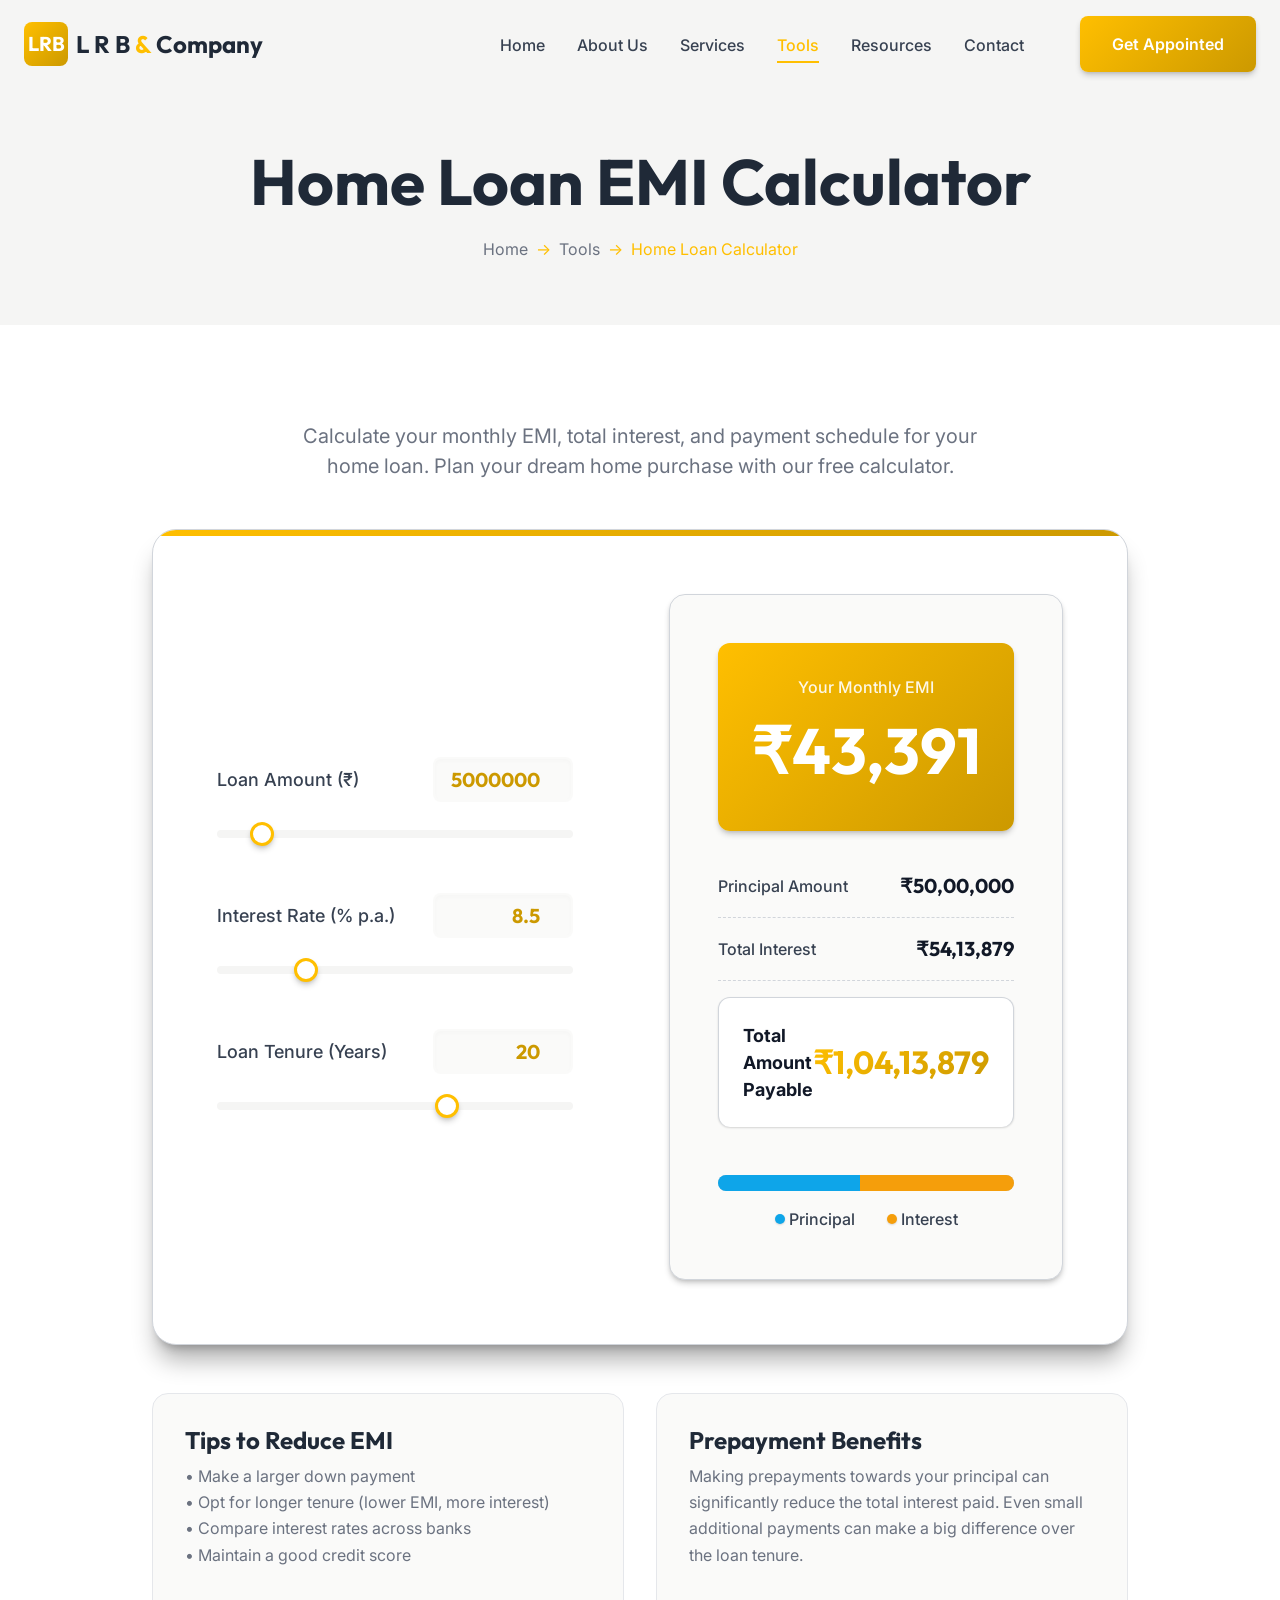
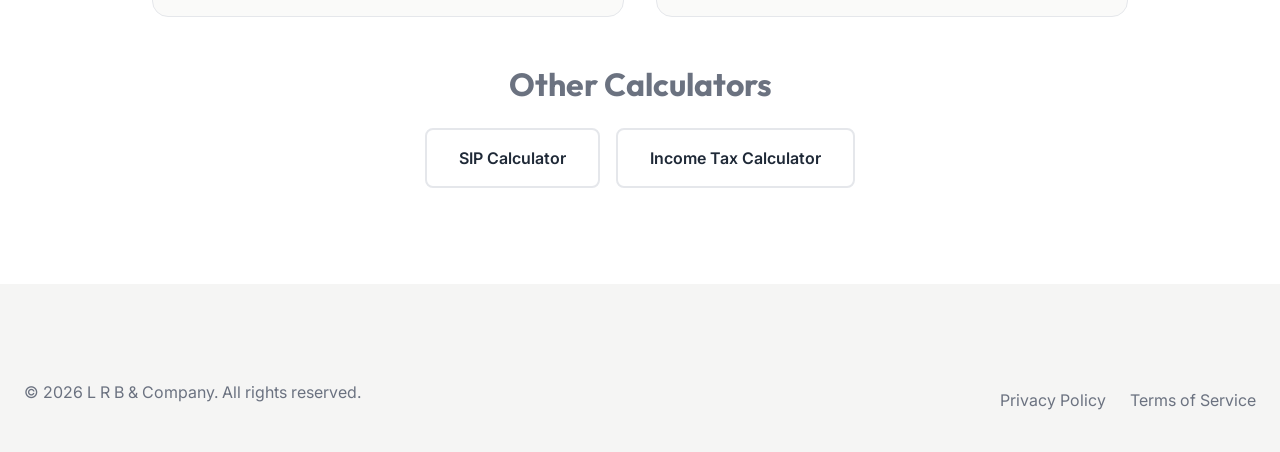
<file: tools/home-loan-calculator.html>
<!doctype html>
<html lang="en">
  <head>
    <meta charset="UTF-8" />
    <meta name="viewport" content="width=device-width, initial-scale=1.0" />
    <meta
      name="description"
      content="Free Home Loan EMI Calculator - Calculate your monthly EMI and total interest. Plan your home purchase with L R B & Company."
    />
    <title>Home Loan EMI Calculator | L R B & Company</title>
    <link
      rel="icon"
      type="image/svg+xml"
      href="data:image/svg+xml,<svg xmlns='http://www.w3.org/2000/svg' viewBox='0 0 100 100'><rect fill='%23FFBF00' rx='15' width='100' height='100'/><text x='50%' y='55%' dominant-baseline='middle' text-anchor='middle' font-family='system-ui' font-size='50' font-weight='bold' fill='%23FFFFFF'>LRB</text></svg>"
    />
    <link rel="stylesheet" href="../styles/main.css" />
    <style>
      .calculator {
        background: var(--primary);
        border-radius: var(--radius-2xl);
        padding: var(--space-3xl);
        border: 1px solid var(--border-light);
        box-shadow: var(--shadow-xl);
        position: relative;
        overflow: hidden;
      }
      .calculator::before {
        content: "";
        position: absolute;
        top: 0;
        left: 0;
        right: 0;
        height: 6px;
        background: var(--gradient-accent);
      }
      .calculator__grid {
        display: grid;
        grid-template-columns: 1.2fr 1fr;
        gap: var(--space-4xl);
        align-items: center;
      }
      @media (max-width: 900px) {
        .calculator__grid {
          grid-template-columns: 1fr;
          gap: var(--space-2xl);
        }
        .calculator {
          padding: var(--space-xl);
        }
      }
      @media (max-width: 480px) {
        .calculator {
          padding: var(--space-md);
        }
        .input-group__header {
          flex-direction: column;
          align-items: flex-start;
          gap: var(--space-xs);
        }
        .input-group__value {
          width: 100%;
          text-align: left;
          margin-top: 8px; /* Extra gap if flex gap isn't fully supported */
        }
        .results {
          padding: var(--space-md);
        }
        .results__item {
          flex-direction: column;
          align-items: flex-start;
          gap: var(--space-xs);
        }
        .chart__legend {
          flex-wrap: wrap;
        }
      }
      .input-group {
        margin-bottom: var(--space-2xl);
        position: relative;
      }
      .input-group:last-child {
        margin-bottom: 0;
      }
      .input-group__header {
        display: flex;
        justify-content: space-between;
        align-items: center;
        margin-bottom: var(--space-md);
      }
      .input-group__label {
        font-size: var(--text-base);
        font-weight: var(--weight-medium);
        color: var(--text-secondary);
      }
      .input-group__value {
        font-family: var(--font-heading);
        font-size: var(--text-lg);
        font-weight: var(--weight-bold);
        color: var(--accent-dark);
        background: var(--primary-light);
        padding: var(--space-sm) var(--space-md);
        border-radius: var(--radius-md);
        border: 2px solid transparent;
        width: 140px;
        text-align: right;
        transition: all var(--transition-fast);
        box-shadow: inset 0 2px 4px rgba(0, 0, 0, 0.02);
      }
      .input-group__value:focus {
        outline: none;
        border-color: var(--accent);
        background: var(--primary);
        box-shadow: 0 0 0 3px var(--success-light);
      }
      .input-group__range {
        width: 100%;
        height: 8px;
        -webkit-appearance: none;
        background: var(--primary-dark);
        border-radius: var(--radius-full);
        outline: none;
        margin-top: var(--space-sm);
      }
      .input-group__range::-webkit-slider-thumb {
        -webkit-appearance: none;
        width: 24px;
        height: 24px;
        background: var(--primary);
        border: 3px solid var(--accent);
        border-radius: 50%;
        cursor: pointer;
        transition: all var(--transition-fast);
        box-shadow: var(--shadow-md);
      }
      .input-group__range::-webkit-slider-thumb:hover {
        transform: scale(1.15);
        box-shadow: var(--shadow-lg);
        background: var(--accent-light);
      }
      .results {
        background: var(--primary-light);
        border-radius: var(--radius-xl);
        padding: var(--space-2xl);
        border: 1px solid var(--border-light);
        box-shadow: var(--shadow-md);
      }
      .results__title {
        font-size: var(--text-xl);
        margin-bottom: var(--space-xl);
        color: var(--text-dark);
        font-weight: var(--weight-bold);
        text-align: center;
        position: relative;
        padding-bottom: var(--space-sm);
      }
      .results__title::after {
        content: "";
        position: absolute;
        bottom: 0;
        left: 50%;
        transform: translateX(-50%);
        width: 40px;
        height: 3px;
        background: var(--accent);
        border-radius: var(--radius-full);
      }
      .results__item {
        display: flex;
        justify-content: space-between;
        align-items: center;
        padding: var(--space-md) 0;
        border-bottom: 1px dashed var(--border-light);
      }
      .results__item:last-of-type,
      .results__item.results__item--total {
        border-bottom: none;
      }
      .results__label {
        font-size: var(--text-sm);
        color: var(--text-secondary);
        font-weight: var(--weight-medium);
      }
      .results__value {
        font-family: var(--font-heading);
        font-size: var(--text-lg);
        font-weight: var(--weight-bold);
        color: var(--text-dark);
      }
      .results__item--total {
        background: var(--primary);
        padding: var(--space-lg);
        border-radius: var(--radius-lg);
        margin-top: var(--space-md);
        box-shadow: var(--shadow-sm);
        border: 1px solid var(--border-light);
      }
      .results__item--total .results__label {
        font-size: var(--text-base);
        color: var(--text-dark);
        font-weight: var(--weight-bold);
      }
      .results__value--highlight {
        color: var(--accent);
        font-size: var(--text-2xl);
        background: var(--gradient-accent);
        -webkit-background-clip: text;
        -webkit-text-fill-color: transparent;
        background-clip: text;
      }
      .emi-highlight {
        text-align: center;
        padding: var(--space-xl);
        background: var(--gradient-accent);
        border-radius: var(--radius-lg);
        margin-bottom: var(--space-lg);
        color: var(--primary);
        box-shadow: var(--shadow-md);
      }
      .emi-highlight__label {
        font-size: var(--text-sm);
        color: rgba(255, 255, 255, 0.9);
        margin-bottom: var(--space-xs);
        font-weight: var(--weight-medium);
      }
      .emi-highlight__value {
        font-family: var(--font-heading);
        font-size: var(--text-4xl);
        font-weight: var(--weight-bold);
        color: var(--primary);
      }
      .chart {
        margin-top: var(--space-2xl);
      }
      .chart__bar {
        display: flex;
        height: 16px;
        border-radius: var(--radius-full);
        overflow: hidden;
        background: var(--border-light);
        box-shadow: inset 0 1px 3px rgba(0, 0, 0, 0.1);
      }
      .chart__segment {
        height: 100%;
        transition: width var(--transition-slow);
      }
      .chart__segment--principal {
        background: var(--info);
      }
      .chart__segment--interest {
        background: var(--warning);
      }
      .chart__legend {
        display: flex;
        justify-content: center;
        gap: var(--space-xl);
        margin-top: var(--space-md);
      }
      .chart__legend-item {
        display: flex;
        align-items: center;
        gap: var(--space-xs);
        font-size: var(--text-sm);
        color: var(--text-secondary);
        font-weight: var(--weight-medium);
      }
      .chart__legend-dot {
        width: 10px;
        height: 10px;
        border-radius: 50%;
        box-shadow: var(--shadow-sm);
      }
    </style>
  </head>
  <body>
    <!-- Navigation -->
    <nav class="navbar">
      <div class="container">
        <div class="navbar__inner">
          <a href="../index.html" class="navbar__logo">
            <div class="navbar__logo-icon">LRB</div>
            <div class="navbar__logo-text">L R B <span>&</span> Company</div>
          </a>
          <ul class="navbar__menu">
            <li><a href="../index.html" class="navbar__link">Home</a></li>
            <li><a href="../about.html" class="navbar__link">About Us</a></li>
            <li>
              <a href="../index.html#services" class="navbar__link">Services</a>
            </li>
            <li>
              <a href="../index.html#tools" class="navbar__link active"
                >Tools</a
              >
            </li>
            <li>
              <a href="../resources.html" class="navbar__link">Resources</a>
            </li>
            <li><a href="../contact.html" class="navbar__link">Contact</a></li>
            <li class="navbar__cta">
              <a href="../contact.html" class="btn btn--primary"
                >Get Appointed</a
              >
            </li>
          </ul>
          <button class="navbar__toggle" aria-label="Toggle menu">
            <span></span><span></span><span></span>
          </button>
        </div>
      </div>
    </nav>

    <!-- Page Header -->
    <header class="page-header">
      <div class="container">
        <h1 class="page-header__title">Home Loan EMI Calculator</h1>
        <nav class="page-header__breadcrumb" aria-label="Breadcrumb">
          <a href="../index.html">Home</a>
          <span>→</span>
          <a href="../index.html#tools">Tools</a>
          <span>→</span>
          <span>Home Loan Calculator</span>
        </nav>
      </div>
    </header>

    <!-- Calculator Section -->
    <main class="section">
      <div class="container container--narrow">
        <div class="section-header" style="margin-bottom: var(--space-2xl)">
          <p class="section-header__text">
            Calculate your monthly EMI, total interest, and payment schedule for
            your home loan. Plan your dream home purchase with our free
            calculator.
          </p>
        </div>

        <div class="calculator" id="home-loan-calculator">
          <div class="calculator__grid">
            <!-- Inputs -->
            <div>
              <div class="input-group">
                <div class="input-group__header">
                  <label class="input-group__label">Loan Amount (₹)</label>
                  <input
                    type="number"
                    name="loanAmount"
                    class="input-group__value"
                    value="5000000"
                    min="100000"
                    max="100000000"
                    step="100000"
                  />
                </div>
                <input
                  type="range"
                  name="loanAmount"
                  class="input-group__range"
                  value="5000000"
                  min="100000"
                  max="50000000"
                  step="100000"
                />
              </div>

              <div class="input-group">
                <div class="input-group__header">
                  <label class="input-group__label"
                    >Interest Rate (% p.a.)</label
                  >
                  <input
                    type="number"
                    name="interestRate"
                    class="input-group__value"
                    value="8.5"
                    min="5"
                    max="20"
                    step="0.1"
                  />
                </div>
                <input
                  type="range"
                  name="interestRate"
                  class="input-group__range"
                  value="8.5"
                  min="5"
                  max="20"
                  step="0.1"
                />
              </div>

              <div class="input-group">
                <div class="input-group__header">
                  <label class="input-group__label">Loan Tenure (Years)</label>
                  <input
                    type="number"
                    name="loanTenure"
                    class="input-group__value"
                    value="20"
                    min="1"
                    max="30"
                    step="1"
                  />
                </div>
                <input
                  type="range"
                  name="loanTenure"
                  class="input-group__range"
                  value="20"
                  min="1"
                  max="30"
                  step="1"
                />
              </div>
            </div>

            <!-- Results -->
            <div class="results">
              <div class="emi-highlight">
                <div class="emi-highlight__label">Your Monthly EMI</div>
                <div class="emi-highlight__value" data-result="emi">
                  ₹43,391
                </div>
              </div>

              <div class="results__item">
                <span class="results__label">Principal Amount</span>
                <span class="results__value" data-result="principal"
                  >₹50,00,000</span
                >
              </div>

              <div class="results__item">
                <span class="results__label">Total Interest</span>
                <span class="results__value" data-result="interest"
                  >₹54,13,880</span
                >
              </div>

              <div class="results__item results__item--total">
                <span class="results__label">Total Amount Payable</span>
                <span
                  class="results__value results__value--highlight"
                  data-result="total"
                  >₹1,04,13,880</span
                >
              </div>

              <div class="chart">
                <div class="chart__bar">
                  <div
                    class="chart__segment chart__segment--principal"
                    data-chart="principal"
                    style="width: 48%"
                  ></div>
                  <div
                    class="chart__segment chart__segment--interest"
                    data-chart="interest"
                    style="width: 52%"
                  ></div>
                </div>
                <div class="chart__legend">
                  <div class="chart__legend-item">
                    <span
                      class="chart__legend-dot"
                      style="background: var(--info)"
                    ></span>
                    Principal
                  </div>
                  <div class="chart__legend-item">
                    <span
                      class="chart__legend-dot"
                      style="background: var(--warning)"
                    ></span>
                    Interest
                  </div>
                </div>
              </div>
            </div>
          </div>
        </div>

        <!-- Tips Section -->
        <div class="grid grid-2 mt-2xl" style="gap: var(--space-xl)">
          <div class="card">
            <h4 class="card__title">Tips to Reduce EMI</h4>
            <p class="card__text">
              • Make a larger down payment<br />
              • Opt for longer tenure (lower EMI, more interest)<br />
              • Compare interest rates across banks<br />
              • Maintain a good credit score
            </p>
          </div>
          <div class="card">
            <h4 class="card__title">Prepayment Benefits</h4>
            <p class="card__text">
              Making prepayments towards your principal can significantly reduce
              the total interest paid. Even small additional payments can make a
              big difference over the loan tenure.
            </p>
          </div>
        </div>

        <!-- Other Tools -->
        <div class="mt-2xl text-center">
          <h4 style="color: var(--text-muted); margin-bottom: var(--space-lg)">
            Other Calculators
          </h4>
          <div
            style="
              display: flex;
              gap: var(--space-md);
              justify-content: center;
              flex-wrap: wrap;
            "
          >
            <a href="sip-calculator.html" class="btn btn--secondary"
              >SIP Calculator</a
            >
            <a href="income-tax-calculator.html" class="btn btn--secondary"
              >Income Tax Calculator</a
            >
          </div>
        </div>
      </div>
    </main>

    <!-- Footer -->
    <footer class="footer">
      <div class="container">
        <div class="footer__bottom" style="border-top: none; padding-top: 0">
          <p class="footer__copyright">
            © 2026 L R B & Company. All rights reserved.
          </p>
          <div class="footer__legal">
            <a href="#">Privacy Policy</a>
            <a href="#">Terms of Service</a>
          </div>
        </div>
      </div>
    </footer>

    <script src="../scripts/main.js"></script>
    <script src="../scripts/calculators.js"></script>
  </body>
</html>
</file>
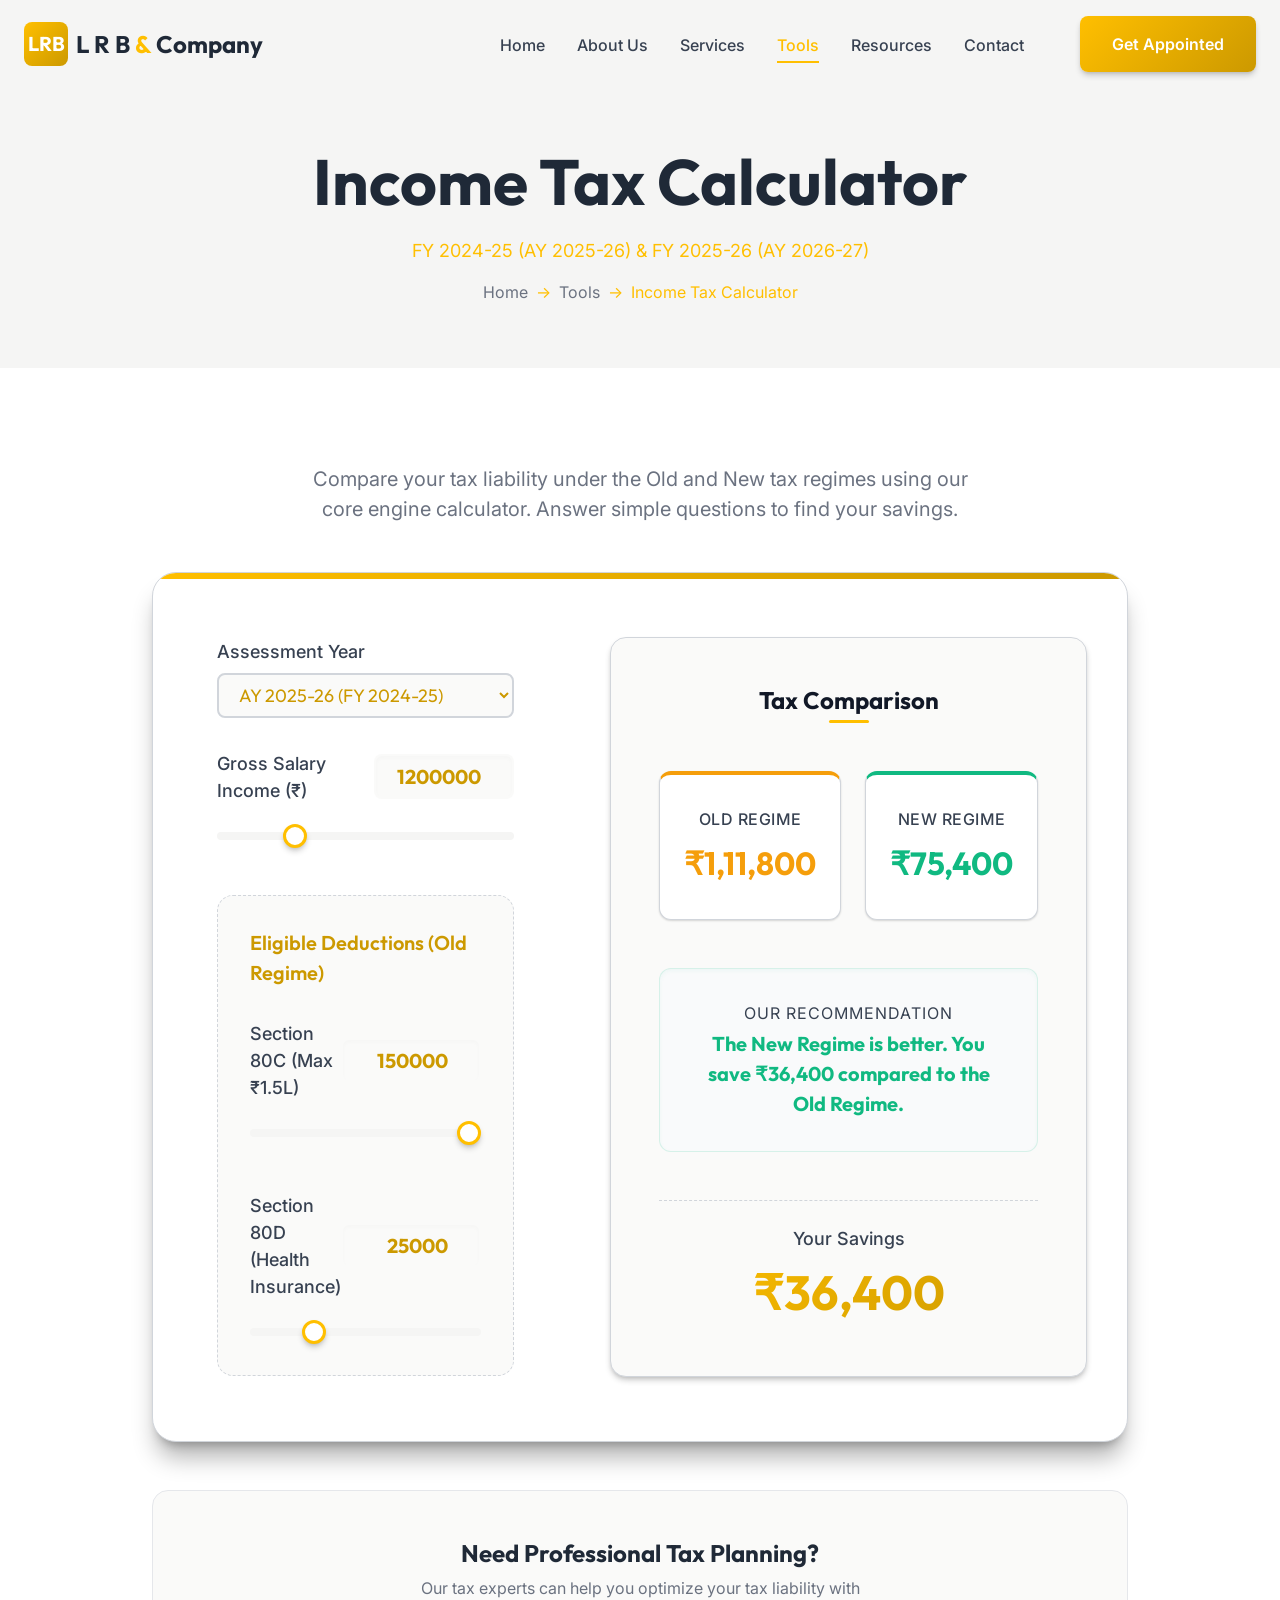
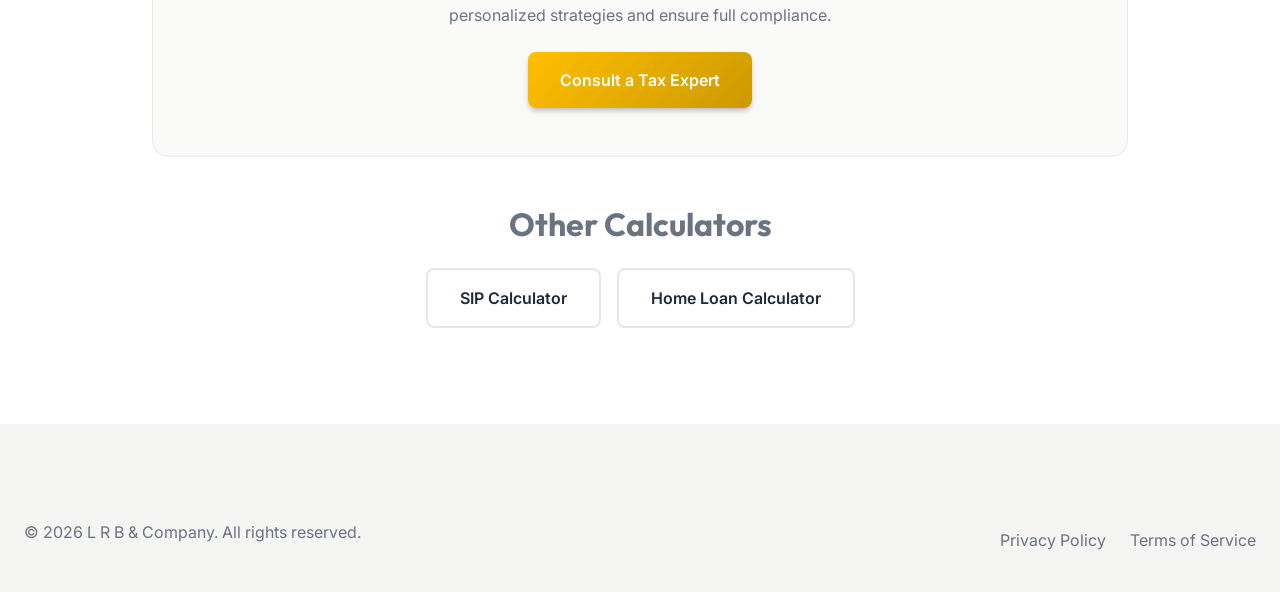
<file: tools/income-tax-calculator.html>
<!doctype html>
<html lang="en">
  <head>
    <meta charset="UTF-8" />
    <meta name="viewport" content="width=device-width, initial-scale=1.0" />
    <meta
      name="description"
      content="Free Income Tax Calculator FY 2025-26 - Compare Old vs New Tax Regime. Calculate your tax liability with L R B & Company."
    />
    <title>Income Tax Calculator FY 2025-26 | L R B & Company</title>
    <link
      rel="icon"
      type="image/svg+xml"
      href="data:image/svg+xml,<svg xmlns='http://www.w3.org/2000/svg' viewBox='0 0 100 100'><rect fill='%23FFBF00' rx='15' width='100' height='100'/><text x='50%' y='55%' dominant-baseline='middle' text-anchor='middle' font-family='system-ui' font-size='50' font-weight='bold' fill='%23FFFFFF'>LRB</text></svg>"
    />
    <link rel="stylesheet" href="../styles/main.css" />
    <style>
      html,
      body {
        overflow-x: hidden;
        width: 100%;
        position: relative;
      }
      .calculator {
        background: var(--primary);
        border-radius: var(--radius-2xl);
        padding: var(--space-3xl);
        border: 1px solid var(--border-light);
        box-shadow: var(--shadow-xl);
        position: relative;
        overflow: hidden;
      }
      .calculator,
      .calculator * {
        box-sizing: border-box !important;
      }
      .calculator::before {
        content: "";
        position: absolute;
        top: 0;
        left: 0;
        right: 0;
        height: 6px;
        background: var(--gradient-accent);
      }
      .calculator__grid {
        display: grid;
        grid-template-columns: 1.2fr 1fr;
        gap: var(--space-4xl);
        align-items: center; /* Set to center like home loan */
        max-width: 100%;
        width: 100%;
      }
      @media (max-width: 900px) {
        .calculator__grid {
          grid-template-columns: 1fr;
          gap: var(--space-2xl);
        }
        .calculator {
          padding: var(--space-xl);
        }
      }
      @media (max-width: 480px) {
        .calculator {
          padding: var(--space-md);
          max-width: 100%;
          width: 100%;
          box-sizing: border-box;
          overflow-x: hidden;
          margin-left: 0;
          margin-right: 0;
        }
        .calculator__grid {
          width: 100%;
          max-width: 100%;
          min-width: 0;
          overflow: hidden;
        }
        .input-group__header {
          flex-direction: column;
          align-items: flex-start;
          gap: var(--space-xs);
          width: 100%;
        }
        .input-group__value {
          width: 100%;
          text-align: left;
          margin-top: 8px;
          box-sizing: border-box;
        }
        .results {
          padding: var(--space-md);
          width: 100%;
          max-width: 100%;
        }
        .comparison {
          grid-template-columns: 1fr;
          gap: var(--space-md);
        }
        .comparison__box {
          padding: var(--space-md);
        }
      }

      /* ===== Mobile polish at 640px ===== */
      @media (max-width: 640px) {
        /* Calculator outer card */
        .calculator {
          padding: var(--space-lg) !important;
          border-radius: var(--radius-xl) !important;
        }

        /* Stack label + number input vertically */
        .input-group__header {
          flex-direction: column !important;
          align-items: flex-start !important;
          gap: var(--space-xs) !important;
        }
        .input-group__label {
          font-size: var(--text-sm) !important;
        }
        .input-group__value {
          width: 100% !important;
          max-width: 100% !important;
          font-size: var(--text-base) !important;
          text-align: left !important;
          box-sizing: border-box !important;
        }
        .input-group {
          margin-bottom: var(--space-lg) !important;
        }

        /* Deductions section — tighter padding */
        .deduction-fields {
          padding: var(--space-md) !important;
          margin-top: var(--space-lg) !important;
        }
        .deduction-fields__title {
          font-size: var(--text-base) !important;
          margin-bottom: var(--space-md) !important;
        }

        /* Assessment year select */
        .dropdown-group {
          margin-bottom: var(--space-lg) !important;
        }

        /* Results panel — remove sticky on mobile (causes scroll traps) */
        .results {
          position: static !important;
          padding: var(--space-lg) !important;
          border-radius: var(--radius-lg) !important;
        }
        .results__title {
          font-size: var(--text-lg) !important;
          margin-bottom: var(--space-lg) !important;
        }

        /* Comparison boxes — side by side but smaller */
        .comparison {
          grid-template-columns: 1fr 1fr !important;
          gap: var(--space-sm) !important;
          margin-bottom: var(--space-lg) !important;
        }
        .comparison__box {
          padding: var(--space-sm) var(--space-md) !important;
        }
        .comparison__label {
          font-size: 10px !important;
        }
        .comparison__value {
          font-size: var(--text-xl) !important;
        }

        /* Recommendation */
        .recommendation {
          padding: var(--space-md) !important;
        }
        .recommendation__text {
          font-size: var(--text-base) !important;
        }

        /* Savings */
        .savings {
          margin-top: var(--space-lg) !important;
          padding-top: var(--space-md) !important;
        }
        .savings__value {
          font-size: var(--text-2xl) !important;
        }
      }

      .input-group {
        margin-bottom: var(--space-2xl);
        position: relative;
        max-width: 100%;
        width: 100%;
      }
      .input-group:last-child {
        margin-bottom: 0;
      }
      .input-group__header {
        display: flex;
        justify-content: space-between;
        align-items: center;
        margin-bottom: var(--space-md);
        max-width: 100%;
        width: 100%;
      }
      .input-group__label {
        font-size: var(--text-base);
        font-weight: var(--weight-medium);
        color: var(--text-secondary);
        max-width: 100%;
        flex: 1;
      }
      .input-group__value {
        font-family: var(--font-heading);
        font-size: var(--text-lg);
        font-weight: var(--weight-bold);
        color: var(--accent-dark);
        background: var(--primary-light);
        padding: var(--space-sm) var(--space-md);
        border-radius: var(--radius-md);
        border: 2px solid transparent;
        width: 140px;
        max-width: 100%;
        text-align: right;
        transition: all var(--transition-fast);
        box-shadow: inset 0 2px 4px rgba(0, 0, 0, 0.02);
      }
      @media (max-width: 480px) {
        .input-group__value,
        input[type="number"],
        #grossIncomeVal,
        #deductions80CVal,
        #deductions80DVal {
          width: 100% !important;
          max-width: 100% !important;
          min-width: 0 !important;
          box-sizing: border-box !important;
        }
        .input-group {
          width: 100%;
        }
        .calculator select {
          width: 100%;
          max-width: 100%;
          box-sizing: border-box;
        }
        .dropdown-group {
          width: 100%;
          max-width: 100%;
          box-sizing: border-box;
        }
      }
      .dropdown-group {
        margin-bottom: var(--space-2xl);
        position: relative;
        max-width: 100%;
        width: 100%;
        box-sizing: border-box;
      }
      .dropdown-group {
        margin-bottom: var(--space-2xl);
        position: relative;
        max-width: 100%;
        width: 100%;
        box-sizing: border-box;
      }
      .dropdown-group select,
      #assessmentYear {
        width: 100%;
        max-width: 100%;
        padding: var(--space-sm) var(--space-md);
        font-family: var(--font-heading);
        font-size: var(--text-base);
        color: var(--accent-dark);
        border: 2px solid var(--border-light);
        border-radius: var(--radius-md);
        background: var(--primary-light);
        outline: none;
        box-sizing: border-box;
        text-overflow: ellipsis;
        white-space: nowrap;
        overflow: hidden;
      }
      .input-group__value:focus {
        outline: none;
        border-color: var(--accent);
        background: var(--primary);
        box-shadow: 0 0 0 3px var(--success-light);
      }
      .input-group__range {
        width: 100%;
        height: 8px;
        -webkit-appearance: none;
        background: var(--primary-dark);
        border-radius: var(--radius-full);
        outline: none;
        margin-top: var(--space-sm);
      }
      .input-group__range::-webkit-slider-thumb {
        -webkit-appearance: none;
        width: 24px;
        height: 24px;
        background: var(--primary);
        border: 3px solid var(--accent);
        border-radius: 50%;
        cursor: pointer;
        transition: all var(--transition-fast);
        box-shadow: var(--shadow-md);
      }
      .input-group__range::-webkit-slider-thumb:hover {
        transform: scale(1.15);
        box-shadow: var(--shadow-lg);
        background: var(--accent-light);
      }

      .dropdown-group {
        margin-bottom: var(--space-xl);
      }
      .dropdown-group select {
        width: 100%;
        padding: var(--space-md);
        border-radius: var(--radius-md);
        border: 1px solid var(--border);
        background: var(--primary-light);
        font-family: var(--font-body);
        font-size: var(--text-base);
        color: var(--text-dark);
        cursor: pointer;
        outline: none;
        transition: border-color var(--transition-fast);
      }
      .dropdown-group select:focus {
        border-color: var(--accent);
        box-shadow: 0 0 0 3px var(--success-light);
      }

      .deduction-fields {
        padding: var(--space-xl);
        background: var(--primary-light);
        border-radius: var(--radius-xl);
        margin-top: var(--space-2xl);
        border: 1px dashed var(--border-light);
        transition: opacity var(--transition-fast);
      }
      .deduction-fields__title {
        font-size: var(--text-lg);
        font-weight: var(--weight-semibold);
        color: var(--accent-dark);
        margin-bottom: var(--space-xl);
        font-family: var(--font-heading);
      }
      .results {
        background: var(--primary-light);
        border-radius: var(--radius-xl);
        padding: var(--space-2xl);
        border: 1px solid var(--border-light);
        box-shadow: var(--shadow-md);
        position: sticky;
        top: 100px;
      }
      .results__title {
        font-size: var(--text-xl);
        margin-bottom: var(--space-2xl);
        color: var(--text-dark);
        font-weight: var(--weight-bold);
        text-align: center;
        position: relative;
        padding-bottom: var(--space-sm);
      }
      .results__title::after {
        content: "";
        position: absolute;
        bottom: 0;
        left: 50%;
        transform: translateX(-50%);
        width: 40px;
        height: 3px;
        background: var(--accent);
        border-radius: var(--radius-full);
      }
      .comparison {
        display: grid;
        grid-template-columns: 1fr 1fr;
        gap: var(--space-lg);
        margin-bottom: var(--space-2xl);
      }
      .comparison__box {
        padding: var(--space-xl) var(--space-lg);
        border-radius: var(--radius-lg);
        text-align: center;
        background: var(--primary);
        border: 1px solid var(--border-light);
        box-shadow: var(--shadow-sm);
        transition:
          transform var(--transition-fast),
          box-shadow var(--transition-fast);
      }
      .comparison__box:hover {
        transform: translateY(-2px);
        box-shadow: var(--shadow-md);
      }
      .comparison__box--old {
        border-top: 4px solid var(--warning);
      }
      .comparison__box--new {
        border-top: 4px solid var(--success);
      }
      .comparison__label {
        font-size: var(--text-sm);
        color: var(--text-secondary);
        font-weight: var(--weight-medium);
        text-transform: uppercase;
        letter-spacing: 0.5px;
        margin-bottom: var(--space-xs);
      }
      .comparison__value {
        font-family: var(--font-heading);
        font-size: var(--text-2xl);
        font-weight: var(--weight-bold);
        margin-top: var(--space-sm);
      }
      .comparison__box--old .comparison__value {
        color: var(--warning);
      }
      .comparison__box--new .comparison__value {
        color: var(--success);
      }
      .recommendation {
        text-align: center;
        padding: var(--space-xl);
        background: var(--surface);
        border-radius: var(--radius-lg);
        border: 1px solid var(--success-light);
        box-shadow: inset 0 2px 4px rgba(16, 185, 129, 0.05);
      }
      .recommendation__label {
        font-size: var(--text-sm);
        color: var(--text-secondary);
        margin-bottom: var(--space-xs);
        text-transform: uppercase;
        letter-spacing: 1px;
      }
      .recommendation__text {
        font-family: var(--font-heading);
        font-size: var(--text-lg);
        font-weight: var(--weight-bold);
        color: var(--success);
      }
      .savings {
        text-align: center;
        margin-top: var(--space-2xl);
        padding-top: var(--space-lg);
        border-top: 1px dashed var(--border-light);
      }
      .savings__label {
        font-size: var(--text-base);
        color: var(--text-secondary);
        font-weight: var(--weight-medium);
        margin-bottom: var(--space-xs);
      }
      .savings__value {
        font-family: var(--font-heading);
        font-size: var(--text-3xl);
        font-weight: var(--weight-bold);
        background: var(--gradient-accent);
        -webkit-background-clip: text;
        -webkit-text-fill-color: transparent;
        background-clip: text;
      }
      .tax-slabs {
        margin-top: var(--space-4xl);
      }
      .tax-slabs__title {
        font-size: var(--text-2xl);
        margin-bottom: var(--space-2xl);
        text-align: center;
        color: var(--text-dark);
      }
      .slabs-grid {
        display: grid;
        grid-template-columns: 1fr 1fr;
        gap: var(--space-2xl);
      }
      @media (max-width: 768px) {
        .slabs-grid {
          grid-template-columns: 1fr;
          gap: var(--space-xl);
        }
      }
      .slab-table {
        background: var(--primary);
        border-radius: var(--radius-xl);
        overflow: hidden;
        border: 1px solid var(--border-light);
        box-shadow: var(--shadow-sm);
      }
      .slab-table__header {
        background: var(--primary-light);
        color: var(--accent-dark);
        padding: var(--space-lg);
        font-weight: var(--weight-bold);
        font-size: var(--text-lg);
        text-align: center;
        border-bottom: 2px solid var(--border-light);
        font-family: var(--font-heading);
      }
      .slab-row {
        display: flex;
        justify-content: space-between;
        padding: var(--space-md) var(--space-lg);
        border-bottom: 1px solid var(--border-light);
        font-size: var(--text-base);
        transition: background var(--transition-fast);
      }
      .slab-row:hover {
        background: var(--primary-light);
      }
      .slab-row:last-child {
        border-bottom: none;
      }
      .slab-row__income {
        color: var(--text-secondary);
        font-weight: var(--weight-medium);
      }
      .slab-row__rate {
        font-weight: var(--weight-bold);
        color: var(--accent);
      }
    </style>
  </head>
  <body>
    <!-- Navigation -->
    <nav class="navbar">
      <div class="container">
        <div class="navbar__inner">
          <a href="../index.html" class="navbar__logo">
            <div class="navbar__logo-icon">LRB</div>
            <div class="navbar__logo-text">L R B <span>&</span> Company</div>
          </a>
          <ul class="navbar__menu">
            <li><a href="../index.html" class="navbar__link">Home</a></li>
            <li><a href="../about.html" class="navbar__link">About Us</a></li>
            <li>
              <a href="../index.html#services" class="navbar__link">Services</a>
            </li>
            <li>
              <a href="../index.html#tools" class="navbar__link active"
                >Tools</a
              >
            </li>
            <li>
              <a href="../resources.html" class="navbar__link">Resources</a>
            </li>
            <li><a href="../contact.html" class="navbar__link">Contact</a></li>
            <li class="navbar__cta">
              <a href="../contact.html" class="btn btn--primary"
                >Get Appointed</a
              >
            </li>
          </ul>
          <button class="navbar__toggle" aria-label="Toggle menu">
            <span></span><span></span><span></span>
          </button>
        </div>
      </div>
    </nav>

    <!-- Page Header -->
    <header class="page-header">
      <div class="container">
        <h1 class="page-header__title">Income Tax Calculator</h1>
        <p style="color: var(--accent); margin-top: var(--space-sm)">
          FY 2024-25 (AY 2025-26) & FY 2025-26 (AY 2026-27)
        </p>
        <nav class="page-header__breadcrumb" aria-label="Breadcrumb">
          <a href="../index.html">Home</a>
          <span>→</span>
          <a href="../index.html#tools">Tools</a>
          <span>→</span>
          <span>Income Tax Calculator</span>
        </nav>
      </div>
    </header>

    <!-- Calculator Section -->
    <main class="section">
      <div class="container container--narrow">
        <div class="section-header" style="margin-bottom: var(--space-2xl)">
          <p class="section-header__text">
            Compare your tax liability under the Old and New tax regimes using
            our core engine calculator. Answer simple questions to find your
            savings.
          </p>
        </div>

        <div class="calculator" id="income-tax-calculator">
          <div class="calculator__grid">
            <!-- Inputs -->
            <div id="calculator-inputs">
              <div class="dropdown-group">
                <label
                  class="input-group__label"
                  style="display: block; margin-bottom: 8px"
                  >Assessment Year</label
                >
                <select id="assessmentYear">
                  <option value="2025-26">AY 2025-26 (FY 2024-25)</option>
                  <option value="2024-25">AY 2024-25 (FY 2023-24)</option>
                </select>
              </div>

              <div class="input-group">
                <div class="input-group__header">
                  <label class="input-group__label"
                    >Gross Salary Income (₹)</label
                  >
                  <input
                    type="number"
                    id="grossIncomeVal"
                    name="grossIncome"
                    class="input-group__value"
                    value="1200000"
                    min="0"
                    max="100000000"
                    step="10000"
                  />
                </div>
                <input
                  type="range"
                  id="grossIncomeRange"
                  name="grossIncome"
                  class="input-group__range"
                  value="1200000"
                  min="0"
                  max="5000000"
                  step="50000"
                />
              </div>

              <div class="deduction-fields">
                <div class="deduction-fields__title">
                  Eligible Deductions (Old Regime)
                </div>

                <div class="input-group">
                  <div class="input-group__header">
                    <label class="input-group__label"
                      >Section 80C (Max ₹1.5L)</label
                    >
                    <input
                      type="number"
                      id="deductions80CVal"
                      name="deductions80C"
                      class="input-group__value"
                      value="150000"
                      min="0"
                      max="150000"
                      step="1000"
                    />
                  </div>
                  <input
                    type="range"
                    id="deductions80CRange"
                    name="deductions80C"
                    class="input-group__range"
                    value="150000"
                    min="0"
                    max="150000"
                    step="5000"
                  />
                </div>

                <div class="input-group">
                  <div class="input-group__header">
                    <label class="input-group__label"
                      >Section 80D (Health Insurance)</label
                    >
                    <input
                      type="number"
                      id="deductions80DVal"
                      name="deductions80D"
                      class="input-group__value"
                      value="25000"
                      min="0"
                      max="100000"
                      step="1000"
                    />
                  </div>
                  <input
                    type="range"
                    id="deductions80DRange"
                    name="deductions80D"
                    class="input-group__range"
                    value="25000"
                    min="0"
                    max="100000"
                    step="5000"
                  />
                </div>
              </div>
            </div>

            <!-- Results -->
            <div class="results">
              <h3 class="results__title">Tax Comparison</h3>

              <div class="comparison">
                <div class="comparison__box comparison__box--old">
                  <div class="comparison__label">Old Regime</div>
                  <div class="comparison__value" id="taxOldResult">-</div>
                </div>
                <div class="comparison__box comparison__box--new">
                  <div class="comparison__label">New Regime</div>
                  <div class="comparison__value" id="taxNewResult">-</div>
                </div>
              </div>

              <div class="recommendation">
                <div class="recommendation__label">Our Recommendation</div>
                <div class="recommendation__text" id="recommendationResult">
                  -
                </div>
              </div>

              <div class="savings">
                <div class="savings__label" id="savingsLabel">Your Savings</div>
                <div class="savings__value" id="savingsResult">-</div>
              </div>
            </div>
          </div>
        </div>

        <!-- Need Help -->
        <div
          class="card mt-2xl"
          style="text-align: center; padding: var(--space-2xl)"
        >
          <h4 class="card__title">Need Professional Tax Planning?</h4>
          <p
            class="card__text"
            style="max-width: 500px; margin: 0 auto var(--space-lg)"
          >
            Our tax experts can help you optimize your tax liability with
            personalized strategies and ensure full compliance.
          </p>
          <a href="../contact.html" class="btn btn--primary"
            >Consult a Tax Expert</a
          >
        </div>

        <!-- Other Tools -->
        <div class="mt-2xl text-center">
          <h4 style="color: var(--text-muted); margin-bottom: var(--space-lg)">
            Other Calculators
          </h4>
          <div
            style="
              display: flex;
              gap: var(--space-md);
              justify-content: center;
              flex-wrap: wrap;
            "
          >
            <a href="sip-calculator.html" class="btn btn--secondary"
              >SIP Calculator</a
            >
            <a href="home-loan-calculator.html" class="btn btn--secondary"
              >Home Loan Calculator</a
            >
          </div>
        </div>
      </div>
    </main>

    <!-- Footer -->
    <footer class="footer">
      <div class="container">
        <div class="footer__bottom" style="border-top: none; padding-top: 0">
          <p class="footer__copyright">
            © 2026 L R B & Company. All rights reserved.
          </p>
          <div class="footer__legal">
            <a href="#">Privacy Policy</a>
            <a href="#">Terms of Service</a>
          </div>
        </div>
      </div>
    </footer>

    <!-- Tax Engine Core Loaded Before Main Script -->
    <script src="../scripts/taxEngineCore.js"></script>
    <script src="../scripts/main.js"></script>

    <!-- Frontend Linkage Script -->
    <script>
      /**
       * Connects HTML inputs to the taxEngineCore logic
       */
      document.addEventListener("DOMContentLoaded", () => {
        // Sync Inputs & Ranges
        const syncElements = (valId, rangeId) => {
          const valEl = document.getElementById(valId);
          const rangeEl = document.getElementById(rangeId);

          valEl.addEventListener("input", (e) => {
            rangeEl.value = e.target.value;
            triggerCalculation();
          });

          rangeEl.addEventListener("input", (e) => {
            valEl.value = e.target.value;
            triggerCalculation();
          });
        };

        syncElements("grossIncomeVal", "grossIncomeRange");
        syncElements("deductions80CVal", "deductions80CRange");
        syncElements("deductions80DVal", "deductions80DRange");

        // Assessment Year dropdown change
        document
          .getElementById("assessmentYear")
          .addEventListener("change", triggerCalculation);

        // Calculate and Update DOM
        function triggerCalculation() {
          const assessmentYear =
            document.getElementById("assessmentYear").value;
          const grossSalary =
            parseFloat(document.getElementById("grossIncomeVal").value) || 0;
          const sec80C =
            parseFloat(document.getElementById("deductions80CVal").value) || 0;
          const sec80D =
            parseFloat(document.getElementById("deductions80DVal").value) || 0;

          // Call our core engine
          // Note: calculateTax is globally available from taxEngineCore.js
          try {
            const results = calculateTax({
              assessmentYear,
              grossSalary,
              deductions: { sec80C, sec80D },
            });

            // Format Currency Helper
            const formatCurrency = (amount) =>
              "₹" + Math.round(amount).toLocaleString("en-IN");

            // Update DOM
            document.getElementById("taxOldResult").textContent =
              formatCurrency(results.oldRegimeTax);
            document.getElementById("taxNewResult").textContent =
              formatCurrency(results.newRegimeTax);
            document.getElementById("recommendationResult").textContent =
              results.recommendation;

            if (results.taxSavings > 0) {
              document.getElementById("savingsResult").textContent =
                formatCurrency(results.taxSavings);
              document.getElementById("savingsLabel").textContent =
                "Your Savings";
            } else {
              document.getElementById("savingsResult").textContent = "₹0";
              document.getElementById("savingsLabel").textContent =
                "No Difference";
            }
          } catch (e) {
            console.error("Calculation Error:", e);
          }
        }

        // Run an initial calculation on load
        triggerCalculation();
      });
    </script>
  </body>
</html>
</file>
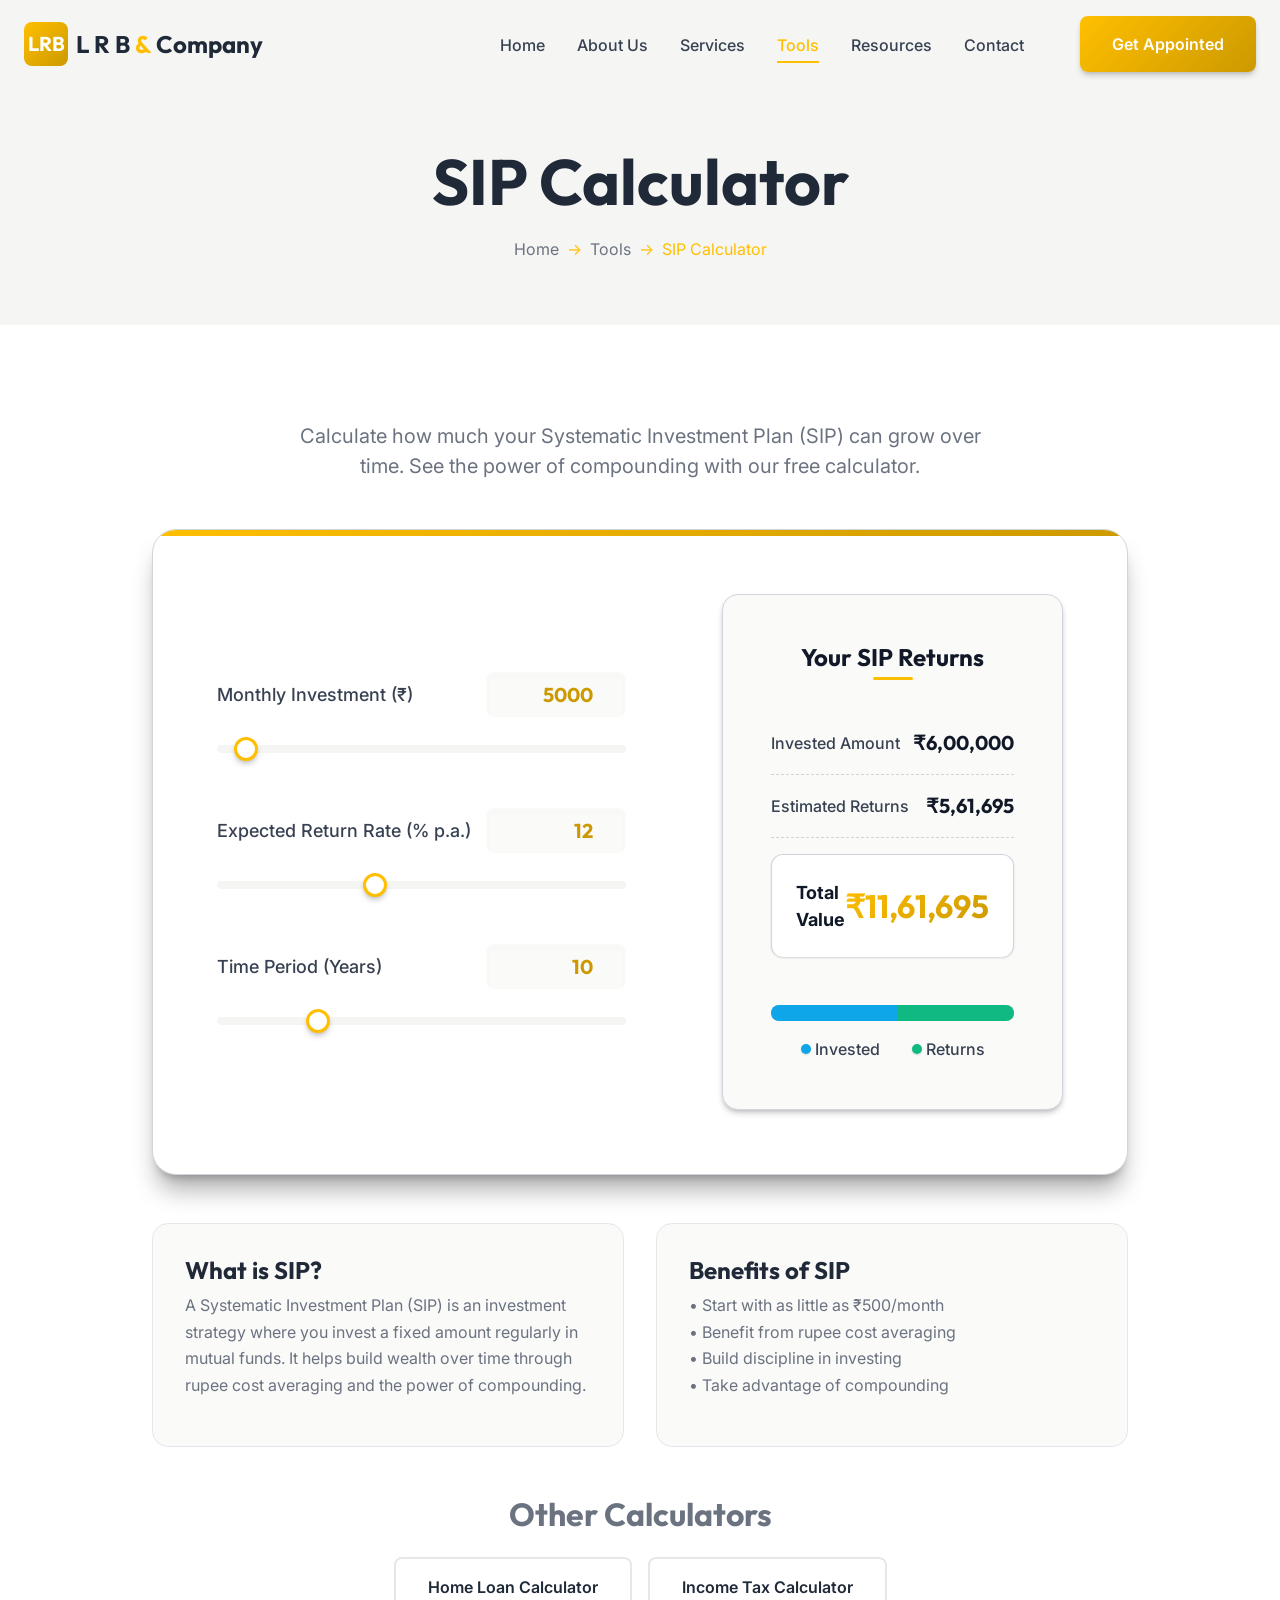
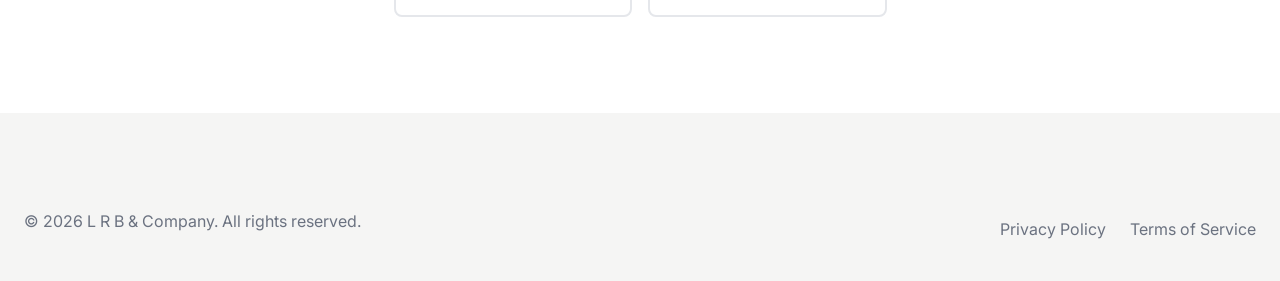
<file: tools/sip-calculator.html>
<!doctype html>
<html lang="en">
  <head>
    <meta charset="UTF-8" />
    <meta name="viewport" content="width=device-width, initial-scale=1.0" />
    <meta
      name="description"
      content="Free SIP Calculator - Calculate your Systematic Investment Plan returns. Plan your investments with L R B & Company."
    />
    <title>SIP Calculator | L R B & Company</title>
    <link
      rel="icon"
      type="image/svg+xml"
      href="data:image/svg+xml,<svg xmlns='http://www.w3.org/2000/svg' viewBox='0 0 100 100'><rect fill='%23FFBF00' rx='15' width='100' height='100'/><text x='50%' y='55%' dominant-baseline='middle' text-anchor='middle' font-family='system-ui' font-size='50' font-weight='bold' fill='%23FFFFFF'>LRB</text></svg>"
    />
    <link rel="stylesheet" href="../styles/main.css" />
    <style>
      .calculator {
        background: var(--primary);
        border-radius: var(--radius-2xl);
        padding: var(--space-3xl);
        border: 1px solid var(--border-light);
        box-shadow: var(--shadow-xl);
        position: relative;
        overflow: hidden;
      }
      .calculator,
      .calculator * {
        box-sizing: border-box !important;
      }
      .calculator::before {
        content: "";
        position: absolute;
        top: 0;
        left: 0;
        right: 0;
        height: 6px;
        background: var(--gradient-accent);
      }
      .calculator__grid {
        display: grid;
        grid-template-columns: 1.2fr 1fr;
        gap: var(--space-4xl);
        align-items: center;
        max-width: 100%;
        width: 100%;
      }
      @media (max-width: 900px) {
        .calculator__grid {
          grid-template-columns: 1fr;
          gap: var(--space-2xl);
        }
        .calculator {
          padding: var(--space-xl);
        }
      }
      @media (max-width: 480px) {
        .calculator {
          padding: var(--space-md);
          max-width: 100%;
          width: 100%;
          box-sizing: border-box;
          overflow-x: hidden;
          margin-left: 0;
          margin-right: 0;
        }
        .calculator__grid {
          width: 100%;
          max-width: 100%;
          min-width: 0;
          overflow: hidden;
        }
        .input-group__header {
          flex-direction: column;
          align-items: flex-start;
          gap: var(--space-xs);
          width: 100%;
        }
        .input-group__value {
          width: 100%;
          text-align: left;
          margin-top: 8px; /* Extra gap if flex gap isn't fully supported */
        }
        .results {
          padding: var(--space-md);
        }
        .results__item {
          flex-direction: column;
          align-items: flex-start;
          gap: var(--space-xs);
        }
        .chart__legend {
          flex-wrap: wrap;
        }
      }
      .input-group {
        margin-bottom: var(--space-2xl);
        position: relative;
        max-width: 100%;
      }
      .input-group:last-child {
        margin-bottom: 0;
      }
      .input-group__header {
        display: flex;
        justify-content: space-between;
        align-items: center;
        margin-bottom: var(--space-md);
        max-width: 100%;
        flex-wrap: wrap;
      }
      .input-group__label {
        font-size: var(--text-base);
        font-weight: var(--weight-medium);
        color: var(--text-secondary);
        max-width: 100%;
      }
      .input-group__value {
        font-family: var(--font-heading);
        font-size: var(--text-lg);
        font-weight: var(--weight-bold);
        color: var(--accent-dark);
        background: var(--primary-light);
        padding: var(--space-sm) var(--space-md);
        border-radius: var(--radius-md);
        border: 2px solid transparent;
        width: 140px;
        max-width: 100%;
        text-align: right;
        transition: all var(--transition-fast);
        box-shadow: inset 0 2px 4px rgba(0, 0, 0, 0.02);
      }
      @media (max-width: 480px) {
        .input-group__value {
          width: 100%;
          min-width: 0;
        }
        .input-group {
          width: 100%;
        }
      }
      .input-group__value:focus {
        outline: none;
        border-color: var(--accent);
        background: var(--primary);
        box-shadow: 0 0 0 3px var(--success-light);
      }
      .input-group__range {
        width: 100%;
        height: 8px;
        -webkit-appearance: none;
        background: var(--primary-dark);
        border-radius: var(--radius-full);
        outline: none;
        margin-top: var(--space-sm);
      }
      .input-group__range::-webkit-slider-thumb {
        -webkit-appearance: none;
        width: 24px;
        height: 24px;
        background: var(--primary);
        border: 3px solid var(--accent);
        border-radius: 50%;
        cursor: pointer;
        transition: all var(--transition-fast);
        box-shadow: var(--shadow-md);
      }
      .input-group__range::-webkit-slider-thumb:hover {
        transform: scale(1.15);
        box-shadow: var(--shadow-lg);
        background: var(--accent-light);
      }
      .results {
        background: var(--primary-light);
        border-radius: var(--radius-xl);
        padding: var(--space-2xl);
        border: 1px solid var(--border-light);
        box-shadow: var(--shadow-md);
      }
      .results__title {
        font-size: var(--text-xl);
        margin-bottom: var(--space-xl);
        color: var(--text-dark);
        font-weight: var(--weight-bold);
        text-align: center;
        position: relative;
        padding-bottom: var(--space-sm);
      }
      .results__title::after {
        content: "";
        position: absolute;
        bottom: 0;
        left: 50%;
        transform: translateX(-50%);
        width: 40px;
        height: 3px;
        background: var(--accent);
        border-radius: var(--radius-full);
      }
      .results__item {
        display: flex;
        justify-content: space-between;
        align-items: center;
        padding: var(--space-md) 0;
        border-bottom: 1px dashed var(--border-light);
      }
      .results__item:last-of-type,
      .results__item.results__item--total {
        border-bottom: none;
      }
      .results__label {
        font-size: var(--text-sm);
        color: var(--text-secondary);
        font-weight: var(--weight-medium);
      }
      .results__value {
        font-family: var(--font-heading);
        font-size: var(--text-lg);
        font-weight: var(--weight-bold);
        color: var(--text-dark);
      }
      .results__item--total {
        background: var(--primary);
        padding: var(--space-lg);
        border-radius: var(--radius-lg);
        margin-top: var(--space-md);
        box-shadow: var(--shadow-sm);
        border: 1px solid var(--border-light);
      }
      .results__item--total .results__label {
        font-size: var(--text-base);
        color: var(--text-dark);
        font-weight: var(--weight-bold);
      }
      .results__value--highlight {
        color: var(--accent);
        font-size: var(--text-2xl);
        background: var(--gradient-accent);
        -webkit-background-clip: text;
        -webkit-text-fill-color: transparent;
        background-clip: text;
      }
      .chart {
        margin-top: var(--space-2xl);
      }
      .chart__bar {
        display: flex;
        height: 16px;
        border-radius: var(--radius-full);
        overflow: hidden;
        background: var(--border-light);
        box-shadow: inset 0 1px 3px rgba(0, 0, 0, 0.1);
      }
      .chart__segment {
        height: 100%;
        transition: width var(--transition-slow);
      }
      .chart__segment--invested {
        background: var(--info);
      }
      .chart__segment--returns {
        background: var(--success);
      }
      .chart__legend {
        display: flex;
        justify-content: center;
        gap: var(--space-xl);
        margin-top: var(--space-md);
      }
      .chart__legend-item {
        display: flex;
        align-items: center;
        gap: var(--space-xs);
        font-size: var(--text-sm);
        color: var(--text-secondary);
        font-weight: var(--weight-medium);
      }
      .chart__legend-dot {
        width: 10px;
        height: 10px;
        border-radius: 50%;
        box-shadow: var(--shadow-sm);
      }
    </style>
  </head>
  <body>
    <!-- Navigation -->
    <nav class="navbar">
      <div class="container">
        <div class="navbar__inner">
          <a href="../index.html" class="navbar__logo">
            <div class="navbar__logo-icon">LRB</div>
            <div class="navbar__logo-text">L R B <span>&</span> Company</div>
          </a>
          <ul class="navbar__menu">
            <li><a href="../index.html" class="navbar__link">Home</a></li>
            <li><a href="../about.html" class="navbar__link">About Us</a></li>
            <li>
              <a href="../index.html#services" class="navbar__link">Services</a>
            </li>
            <li>
              <a href="../index.html#tools" class="navbar__link active"
                >Tools</a
              >
            </li>
            <li>
              <a href="../resources.html" class="navbar__link">Resources</a>
            </li>
            <li><a href="../contact.html" class="navbar__link">Contact</a></li>
            <li class="navbar__cta">
              <a href="../contact.html" class="btn btn--primary"
                >Get Appointed</a
              >
            </li>
          </ul>
          <button class="navbar__toggle" aria-label="Toggle menu">
            <span></span><span></span><span></span>
          </button>
        </div>
      </div>
    </nav>

    <!-- Page Header -->
    <header class="page-header">
      <div class="container">
        <h1 class="page-header__title">SIP Calculator</h1>
        <nav class="page-header__breadcrumb" aria-label="Breadcrumb">
          <a href="../index.html">Home</a>
          <span>→</span>
          <a href="../index.html#tools">Tools</a>
          <span>→</span>
          <span>SIP Calculator</span>
        </nav>
      </div>
    </header>

    <!-- Calculator Section -->
    <main class="section">
      <div class="container container--narrow">
        <div class="section-header" style="margin-bottom: var(--space-2xl)">
          <p class="section-header__text">
            Calculate how much your Systematic Investment Plan (SIP) can grow
            over time. See the power of compounding with our free calculator.
          </p>
        </div>

        <div class="calculator" id="sip-calculator">
          <div class="calculator__grid">
            <!-- Inputs -->
            <div>
              <div class="input-group">
                <div class="input-group__header">
                  <label class="input-group__label"
                    >Monthly Investment (₹)</label
                  >
                  <input
                    type="number"
                    name="monthlyInvestment"
                    class="input-group__value"
                    value="5000"
                    min="500"
                    max="1000000"
                    step="500"
                  />
                </div>
                <input
                  type="range"
                  name="monthlyInvestment"
                  class="input-group__range"
                  value="5000"
                  min="500"
                  max="100000"
                  step="500"
                />
              </div>

              <div class="input-group">
                <div class="input-group__header">
                  <label class="input-group__label"
                    >Expected Return Rate (% p.a.)</label
                  >
                  <input
                    type="number"
                    name="expectedReturn"
                    class="input-group__value"
                    value="12"
                    min="1"
                    max="30"
                    step="0.5"
                  />
                </div>
                <input
                  type="range"
                  name="expectedReturn"
                  class="input-group__range"
                  value="12"
                  min="1"
                  max="30"
                  step="0.5"
                />
              </div>

              <div class="input-group">
                <div class="input-group__header">
                  <label class="input-group__label">Time Period (Years)</label>
                  <input
                    type="number"
                    name="timePeriod"
                    class="input-group__value"
                    value="10"
                    min="1"
                    max="40"
                    step="1"
                  />
                </div>
                <input
                  type="range"
                  name="timePeriod"
                  class="input-group__range"
                  value="10"
                  min="1"
                  max="40"
                  step="1"
                />
              </div>
            </div>

            <!-- Results -->
            <div class="results">
              <h3 class="results__title">Your SIP Returns</h3>

              <div class="results__item">
                <span class="results__label">Invested Amount</span>
                <span class="results__value" data-result="invested"
                  >₹6,00,000</span
                >
              </div>

              <div class="results__item">
                <span class="results__label">Estimated Returns</span>
                <span class="results__value" data-result="returns"
                  >₹5,58,073</span
                >
              </div>

              <div class="results__item results__item--total">
                <span class="results__label">Total Value</span>
                <span
                  class="results__value results__value--highlight"
                  data-result="total"
                  >₹11,58,073</span
                >
              </div>

              <div class="chart">
                <div class="chart__bar">
                  <div
                    class="chart__segment chart__segment--invested"
                    data-chart="invested"
                    style="width: 52%"
                  ></div>
                  <div
                    class="chart__segment chart__segment--returns"
                    data-chart="returns"
                    style="width: 48%"
                  ></div>
                </div>
                <div class="chart__legend">
                  <div class="chart__legend-item">
                    <span
                      class="chart__legend-dot"
                      style="background: var(--info)"
                    ></span>
                    Invested
                  </div>
                  <div class="chart__legend-item">
                    <span
                      class="chart__legend-dot"
                      style="background: var(--success)"
                    ></span>
                    Returns
                  </div>
                </div>
              </div>
            </div>
          </div>
        </div>

        <!-- Info Section -->
        <div class="grid grid-2 mt-2xl" style="gap: var(--space-xl)">
          <div class="card">
            <h4 class="card__title">What is SIP?</h4>
            <p class="card__text">
              A Systematic Investment Plan (SIP) is an investment strategy where
              you invest a fixed amount regularly in mutual funds. It helps
              build wealth over time through rupee cost averaging and the power
              of compounding.
            </p>
          </div>
          <div class="card">
            <h4 class="card__title">Benefits of SIP</h4>
            <p class="card__text">
              • Start with as little as ₹500/month<br />
              • Benefit from rupee cost averaging<br />
              • Build discipline in investing<br />
              • Take advantage of compounding
            </p>
          </div>
        </div>

        <!-- Other Tools -->
        <div class="mt-2xl text-center">
          <h4 style="color: var(--text-muted); margin-bottom: var(--space-lg)">
            Other Calculators
          </h4>
          <div
            style="
              display: flex;
              gap: var(--space-md);
              justify-content: center;
              flex-wrap: wrap;
            "
          >
            <a href="home-loan-calculator.html" class="btn btn--secondary"
              >Home Loan Calculator</a
            >
            <a href="income-tax-calculator.html" class="btn btn--secondary"
              >Income Tax Calculator</a
            >
          </div>
        </div>
      </div>
    </main>

    <!-- Footer -->
    <footer class="footer">
      <div class="container">
        <div class="footer__bottom" style="border-top: none; padding-top: 0">
          <p class="footer__copyright">
            © 2026 L R B & Company. All rights reserved.
          </p>
          <div class="footer__legal">
            <a href="#">Privacy Policy</a>
            <a href="#">Terms of Service</a>
          </div>
        </div>
      </div>
    </footer>

    <script src="../scripts/main.js"></script>
    <script src="../scripts/calculators.js"></script>
  </body>
</html>
</file>
<file: styles/main.css>
/* ========================================
   L R B & Company - Main Styles
   ======================================== */

@import url("https://fonts.googleapis.com/css2?family=Inter:wght@400;500;600;700&family=Outfit:wght@400;500;600;700&display=swap");
@import url("tokens.css");

/* ===== CSS Reset ===== */
*,
*::before,
*::after {
  box-sizing: border-box;
  margin: 0;
  padding: 0;
}

html {
  scroll-behavior: smooth;
  -webkit-font-smoothing: antialiased;
  -moz-osx-font-smoothing: grayscale;
}

body {
  font-family: var(--font-body);
  font-size: var(--text-base);
  line-height: var(--leading-normal);
  color: var(--text);
  background-color: var(--primary);
  min-height: 100vh;
  overflow-x: hidden;
}

img,
video,
svg {
  max-width: 100%;
  height: auto;
  display: block;
}

a {
  color: inherit;
  text-decoration: none;
  transition: color var(--transition-fast);
}

button {
  font-family: inherit;
  cursor: pointer;
  border: none;
  background: none;
}

ul,
ol {
  list-style: none;
}

/* ===== Typography ===== */
h1,
h2,
h3,
h4,
h5,
h6 {
  font-family: var(--font-heading);
  font-weight: var(--weight-bold);
  line-height: var(--leading-tight);
  color: var(--text);
}

h1 {
  font-size: var(--text-5xl);
}
h2 {
  font-size: var(--text-4xl);
}
h3 {
  font-size: var(--text-3xl);
}
h4 {
  font-size: var(--text-2xl);
}
h5 {
  font-size: var(--text-xl);
}
h6 {
  font-size: var(--text-lg);
}

p {
  color: var(--text-secondary);
  margin-bottom: var(--space-md);
}

.text-accent {
  color: var(--accent);
}

.text-muted {
  color: var(--text-muted);
}

/* ===== Layout Utilities ===== */
.container {
  width: 100%;
  max-width: var(--container-xl);
  margin: 0 auto;
  padding-left: var(--space-lg);
  padding-right: var(--space-lg);
}

.container--narrow {
  max-width: var(--container-lg);
}

.container--wide {
  max-width: var(--container-2xl);
}

.section {
  padding: var(--space-4xl) 0;
}

.section--lg {
  padding: var(--space-5xl) 0;
}

@media (max-width: 768px) {
  .section {
    padding: var(--space-3xl) 0;
  }
  .section--lg {
    padding: var(--space-4xl) 0;
  }
}

/* ===== Flexbox & Grid ===== */
.flex {
  display: flex;
}

.flex-center {
  display: flex;
  align-items: center;
  justify-content: center;
}

.flex-between {
  display: flex;
  align-items: center;
  justify-content: space-between;
}

.grid {
  display: grid;
  gap: var(--space-lg);
}

.grid-2 {
  grid-template-columns: repeat(2, 1fr);
}

.grid-3 {
  grid-template-columns: repeat(3, 1fr);
}

.grid-4 {
  grid-template-columns: repeat(4, 1fr);
}

@media (max-width: 1024px) {
  .grid-4 {
    grid-template-columns: repeat(2, 1fr);
  }
  .grid-3 {
    grid-template-columns: repeat(2, 1fr);
  }
}

@media (max-width: 640px) {
  .grid-4,
  .grid-3,
  .grid-2 {
    display: flex;
    overflow-x: auto;
    scroll-snap-type: x mandatory;
    gap: var(--space-md);
    padding-bottom: var(--space-md); /* Space for scrollbar */
    padding-left: var(--space-md); /* Add padding inside scroll container */
    padding-right: var(--space-md);
    margin-left: calc(-1 * var(--space-lg)); /* Bleed into container padding */
    margin-right: calc(-1 * var(--space-lg));
  }

  .grid-4 > *,
  .grid-3 > *,
  .grid-2 > * {
    flex: 0 0 calc(85vw - var(--space-lg));
    scroll-snap-align: center;
  }

  /* Hide scrollbar for cleaner look */
  .grid-4::-webkit-scrollbar,
  .grid-3::-webkit-scrollbar,
  .grid-2::-webkit-scrollbar {
    display: none;
  }
  .grid-4,
  .grid-3,
  .grid-2 {
    -ms-overflow-style: none;
    scrollbar-width: none;
  }
}

/* ===== Navigation ===== */
.navbar {
  position: fixed;
  top: 0;
  left: 0;
  right: 0;
  z-index: var(--z-fixed);
  padding: var(--space-md) 0;
  transition: all var(--transition-base);
  background: transparent;
}

.navbar.scrolled {
  background: rgba(255, 255, 255, 0.95);
  backdrop-filter: blur(10px);
  box-shadow: var(--shadow-md);
  padding: var(--space-sm) 0;
}

.navbar__inner {
  display: flex;
  align-items: center;
  justify-content: space-between;
}

.navbar__logo {
  display: flex;
  align-items: center;
  gap: var(--space-sm);
  font-family: var(--font-heading);
  font-size: var(--text-xl);
  font-weight: var(--weight-bold);
  color: var(--text);
}

.navbar__logo-icon {
  width: 44px;
  height: 44px;
  background: var(--gradient-accent);
  border-radius: var(--radius-md);
  display: flex;
  align-items: center;
  justify-content: center;
  font-size: var(--text-lg);
  color: var(--primary);
  font-weight: var(--weight-bold);
}

.navbar__logo-text span {
  color: var(--accent);
}

.navbar__menu {
  display: flex;
  align-items: center;
  gap: var(--space-xl);
}

.navbar__link {
  position: relative;
  font-size: var(--text-sm);
  font-weight: var(--weight-medium);
  color: var(--text-secondary);
  padding: var(--space-sm) 0;
  transition: color var(--transition-fast);
}

.navbar__link:hover,
.navbar__link.active {
  color: var(--accent);
}

.navbar__link::after {
  content: "";
  position: absolute;
  bottom: 0;
  left: 0;
  width: 0;
  height: 2px;
  background: var(--accent);
  transition: width var(--transition-base);
}

.navbar__link:hover::after,
.navbar__link.active::after {
  width: 100%;
}

.navbar__cta {
  margin-left: var(--space-lg);
}

/* Mobile Menu */
.navbar__toggle {
  display: none;
  flex-direction: column;
  gap: 5px;
  padding: var(--space-sm);
  cursor: pointer;
}

.navbar__toggle span {
  width: 24px;
  height: 2px;
  background: var(--text);
  transition: all var(--transition-base);
}

.navbar-overlay {
  display: none;
  position: fixed;
  inset: 0;
  background: var(--overlay);
  backdrop-filter: blur(4px);
  z-index: calc(var(--z-fixed) - 1);
  opacity: 0;
  transition: opacity var(--transition-base);
}

.navbar-overlay.active {
  display: block;
  opacity: 1;
}

@media (max-width: 900px) {
  .navbar__toggle {
    display: flex;
  }

  .navbar__menu {
    position: fixed;
    top: 0;
    right: -100%;
    width: 280px;
    height: 100vh;
    background: var(--primary-light);
    flex-direction: column;
    align-items: flex-start;
    justify-content: flex-start;
    padding: var(--space-4xl) var(--space-xl);
    gap: var(--space-lg);
    transition: right var(--transition-base);
    box-shadow: var(--shadow-xl);
  }

  .navbar__menu.open {
    right: 0;
  }

  .navbar__cta {
    margin-left: 0;
    margin-top: var(--space-lg);
  }
}

/* ===== Buttons ===== */
.btn {
  display: inline-flex;
  align-items: center;
  justify-content: center;
  gap: var(--space-sm);
  padding: var(--space-md) var(--space-xl);
  font-family: var(--font-body);
  font-size: var(--text-sm);
  font-weight: var(--weight-semibold);
  border-radius: var(--radius-md);
  transition: all var(--transition-base);
  cursor: pointer;
  border: none;
  text-decoration: none;
}

.btn--primary {
  background: var(--gradient-accent);
  color: var(--primary);
  box-shadow: var(--shadow-md);
}

.btn--primary:hover {
  transform: translateY(-2px);
  box-shadow: var(--shadow-glow);
}

.btn--secondary {
  background: transparent;
  color: var(--text);
  border: 2px solid var(--border);
}

.btn--secondary:hover {
  border-color: var(--accent);
  color: var(--accent);
}

.btn--ghost {
  background: transparent;
  color: var(--accent);
  padding: var(--space-sm) var(--space-md);
}

.btn--ghost:hover {
  background: var(--accent-light);
}

.btn--lg {
  padding: var(--space-lg) var(--space-2xl);
  font-size: var(--text-base);
}

.btn--sm {
  padding: var(--space-sm) var(--space-md);
  font-size: var(--text-xs);
}

.btn--icon {
  width: 48px;
  height: 48px;
  padding: 0;
  border-radius: var(--radius-full);
}

/* ===== Cards ===== */
.card {
  background: var(--primary-light);
  border-radius: var(--radius-xl);
  padding: var(--space-xl);
  border: 1px solid var(--border);
  transition: all var(--transition-base);
}

.card:hover {
  border-color: var(--accent);
  transform: translateY(-4px) scale(1.02);
  box-shadow: var(--shadow-card);
}

.card--glass {
  background: rgba(255, 255, 255, 0.8);
  backdrop-filter: blur(10px);
  border: 1px solid rgba(0, 0, 0, 0.05);
}

.card__icon {
  width: 56px;
  height: 56px;
  background: var(--accent-light);
  border-radius: var(--radius-lg);
  display: flex;
  align-items: center;
  justify-content: center;
  margin-bottom: var(--space-lg);
}

.card__icon svg {
  width: 28px;
  height: 28px;
  color: var(--accent);
}

.card__title {
  font-size: var(--text-xl);
  margin-bottom: var(--space-sm);
}

.card__text {
  font-size: var(--text-sm);
  color: var(--text-muted);
  line-height: var(--leading-relaxed);
}

.card__link {
  display: inline-flex;
  align-items: center;
  gap: var(--space-xs);
  margin-top: var(--space-lg);
  font-size: var(--text-sm);
  font-weight: var(--weight-medium);
  color: var(--accent);
  transition: gap var(--transition-fast);
}

.card__link:hover {
  gap: var(--space-sm);
}

/* ===== Hero Section ===== */
.hero {
  position: relative;
  min-height: 100vh;
  display: flex;
  align-items: center;
  justify-content: center;
  padding-top: 80px;
  overflow: hidden;
}

.hero__bg {
  position: absolute;
  inset: 0;
  z-index: -1;
}

.hero__bg::before {
  content: "";
  position: absolute;
  top: -50%;
  right: -30%;
  width: 80%;
  height: 150%;
  background: radial-gradient(
    ellipse at center,
    var(--accent-light) 0%,
    transparent 70%
  );
  opacity: 0.5;
}

.hero__bg::after {
  content: "";
  position: absolute;
  bottom: 0;
  left: 0;
  right: 0;
  height: 200px;
  background: linear-gradient(to top, var(--primary) 0%, transparent 100%);
}

.hero__content {
  text-align: center;
  max-width: 900px;
  margin: 0 auto;
}

.hero__badge {
  display: inline-flex;
  align-items: center;
  gap: var(--space-sm);
  padding: var(--space-sm) var(--space-lg);
  background: var(--accent-light);
  border-radius: var(--radius-full);
  font-size: var(--text-sm);
  font-weight: var(--weight-medium);
  color: var(--accent);
  margin-bottom: var(--space-xl);
}

.hero__badge svg {
  width: 16px;
  height: 16px;
}

.hero__title {
  font-size: var(--text-5xl);
  margin-bottom: var(--space-lg);
  letter-spacing: var(--tracking-tight);
}

.hero__title span {
  background: var(--gradient-accent);
  -webkit-background-clip: text;
  -webkit-text-fill-color: transparent;
  background-clip: text;
}

.hero__subtitle {
  font-size: var(--text-xl);
  color: var(--text-muted);
  max-width: 600px;
  margin: 0 auto var(--space-2xl);
  line-height: var(--leading-relaxed);
}

.hero__cta {
  display: flex;
  gap: var(--space-md);
  justify-content: center;
  flex-wrap: wrap;
}

.hero__stats {
  display: flex;
  justify-content: center;
  gap: var(--space-4xl);
  margin-top: var(--space-4xl);
  padding-top: var(--space-2xl);
  border-top: 1px solid var(--border);
}

.hero__stat {
  text-align: center;
}

.hero__stat-value {
  font-family: var(--font-heading);
  font-size: var(--text-4xl);
  font-weight: var(--weight-bold);
  color: var(--accent);
  line-height: 1;
}

.hero__stat-label {
  font-size: var(--text-sm);
  color: var(--text-muted);
  margin-top: var(--space-sm);
}

@media (max-width: 768px) {
  .hero__title {
    font-size: var(--text-4xl);
  }
  .hero__subtitle {
    font-size: var(--text-lg);
  }
  .hero__stats {
    gap: var(--space-xl);
    padding-top: var(--space-xl);
    flex-wrap: wrap;
    justify-content: space-around;
  }
  .hero__stat {
    flex: 1 1 40%;
  }
  .hero__stat-value {
    font-size: var(--text-3xl);
  }
}

@media (max-width: 480px) {
  .hero__title {
    font-size: var(--text-3xl);
  }
  .hero__subtitle {
    font-size: var(--text-base);
  }
  .hero__badge {
    font-size: var(--text-xs);
    padding: var(--space-xs) var(--space-md);
  }
  /* GRCplus outer container on very small screens */
  #grc-plus-grid {
    padding: var(--space-xl) !important;
  }
}

@media (max-width: 640px) {
  .hero__title {
    font-size: var(--text-3xl);
  }
  .hero__subtitle {
    font-size: var(--text-base);
    margin-bottom: var(--space-xl);
  }
  /* Compact GRCplus section container on mobile */
  #grc-plus-grid {
    padding: var(--space-xl) !important;
    gap: var(--space-xl) !important;
  }
  .section-header__title {
    font-size: var(--text-2xl);
  }
  .section-header__text {
    font-size: var(--text-base);
  }
}

/* ===== Section Headers ===== */
.section-header {
  text-align: center;
  max-width: 700px;
  margin: 0 auto var(--space-3xl);
}

.section-header__tag {
  display: inline-block;
  font-size: var(--text-sm);
  font-weight: var(--weight-semibold);
  color: var(--accent);
  text-transform: uppercase;
  letter-spacing: var(--tracking-wider);
  margin-bottom: var(--space-md);
}

.section-header__title {
  font-size: var(--text-4xl);
  margin-bottom: var(--space-md);
}

.section-header__text {
  font-size: var(--text-lg);
  color: var(--text-muted);
}

/* ===== Services Grid ===== */
.services-grid {
  display: grid;
  grid-template-columns: repeat(4, 1fr);
  gap: var(--space-lg);
}

@media (max-width: 1024px) {
  .services-grid {
    grid-template-columns: repeat(2, 1fr);
  }
}

@media (max-width: 640px) {
  .services-grid {
    display: flex;
    overflow-x: auto;
    scroll-snap-type: x mandatory;
    gap: var(--space-md);
    padding-bottom: var(--space-md);
    padding-left: var(--space-md);
    padding-right: var(--space-md);
    margin-left: calc(-1 * var(--space-lg));
    margin-right: calc(-1 * var(--space-lg));
  }

  .services-grid > * {
    flex: 0 0 calc(85vw - var(--space-lg));
    scroll-snap-align: center;
  }

  .services-grid::-webkit-scrollbar {
    display: none;
  }
  .services-grid {
    -ms-overflow-style: none;
    scrollbar-width: none;
  }
}

/* ===== Tools Showcase ===== */
.tools-showcase {
  background: var(--primary-dark);
  border-radius: var(--radius-2xl);
  padding: var(--space-3xl);
  margin-top: var(--space-2xl);
}

.tools-grid {
  display: grid;
  grid-template-columns: repeat(3, 1fr);
  gap: var(--space-xl);
}

@media (max-width: 900px) {
  .tools-grid {
    display: flex;
    overflow-x: auto;
    scroll-snap-type: x mandatory;
    gap: var(--space-md);
    padding-bottom: var(--space-md);
    padding-left: var(--space-md);
    padding-right: var(--space-md);
    margin-left: calc(-1 * var(--space-lg));
    margin-right: calc(-1 * var(--space-lg));
  }

  .tools-grid > * {
    flex: 0 0 calc(85vw - var(--space-lg));
    scroll-snap-align: center;
  }

  .tools-grid::-webkit-scrollbar {
    display: none;
  }
  .tools-grid {
    -ms-overflow-style: none;
    scrollbar-width: none;
  }
}

.tool-card {
  display: flex;
  align-items: flex-start;
  gap: var(--space-lg);
  padding: var(--space-lg);
  background: var(--primary-light);
  border-radius: var(--radius-lg);
  border: 1px solid var(--border);
  transition: all var(--transition-base);
}

.tool-card:hover {
  border-color: var(--accent);
  background: var(--surface);
}

.tool-card__icon {
  flex-shrink: 0;
  width: 48px;
  height: 48px;
  background: var(--accent-light);
  border-radius: var(--radius-md);
  display: flex;
  align-items: center;
  justify-content: center;
}

.tool-card__icon svg {
  width: 24px;
  height: 24px;
  color: var(--accent);
}

.tool-card__title {
  font-size: var(--text-lg);
  font-weight: var(--weight-semibold);
  margin-bottom: var(--space-xs);
}

.tool-card__text {
  font-size: var(--text-sm);
  color: var(--text-muted);
  margin-bottom: var(--space-md);
}

@media (max-width: 640px) {
  /* Override the 900px horizontal scroll — stack vertically on phones */
  .tools-grid {
    display: flex !important;
    flex-direction: column !important;
    overflow-x: visible !important;
    scroll-snap-type: none !important;
    gap: var(--space-sm) !important;
    padding: 0 !important;
    margin-left: 0 !important;
    margin-right: 0 !important;
  }

  .tools-grid > * {
    flex: none !important;
    width: 100% !important;
    scroll-snap-align: none !important;
  }

  /* Compact card: icon left, content right */
  .tool-card {
    flex-direction: row !important;
    align-items: center !important;
    gap: var(--space-md) !important;
    padding: var(--space-md) !important;
  }

  .tool-card__icon {
    flex-shrink: 0;
    width: 44px !important;
    height: 44px !important;
    margin-bottom: 0 !important;
  }

  .tool-card__icon svg {
    width: 22px !important;
    height: 22px !important;
  }

  .tool-card__content {
    flex: 1;
    min-width: 0;
  }

  .tool-card__title {
    font-size: var(--text-base) !important;
    margin-bottom: 2px !important;
  }

  .tool-card__text {
    font-size: var(--text-xs) !important;
    margin-bottom: var(--space-sm) !important;
    white-space: normal;
  }

  /* Tools showcase container — reduce padding */
  .tools-showcase {
    padding: var(--space-xl) !important;
    border-radius: var(--radius-xl) !important;
  }
}

/* ===== Contact Strip ===== */
.contact-strip {
  background: var(--gradient-accent);
  padding: var(--space-xl) 0;
}

.contact-strip__inner {
  display: flex;
  align-items: center;
  justify-content: space-between;
  flex-wrap: wrap;
  gap: var(--space-lg);
}

.contact-strip__info {
  display: flex;
  gap: var(--space-2xl);
  flex-wrap: wrap;
}

.contact-strip__item {
  display: flex;
  align-items: center;
  gap: var(--space-sm);
  color: var(--primary);
  transition: all var(--transition-fast);
}

.contact-strip__item:hover {
  opacity: 0.85;
  transform: translateY(-2px);
}

.contact-strip__item svg {
  width: 20px;
  height: 20px;
}

.contact-strip__item span {
  font-weight: var(--weight-medium);
}

.contact-strip__cta .btn {
  background: var(--primary);
  color: var(--text);
}

.contact-strip__cta .btn:hover {
  background: var(--primary-dark);
}

@media (max-width: 768px) {
  .contact-strip {
    text-align: center;
    padding: var(--space-2xl) 0;
  }

  .contact-strip__inner {
    flex-direction: column;
    gap: var(--space-xl);
  }

  .contact-strip__info {
    flex-direction: column;
    gap: var(--space-md);
    width: 100%;
  }

  .contact-strip__item {
    justify-content: center;
  }

  .contact-strip__cta {
    width: 100%;
  }

  .contact-strip__cta .btn {
    width: 100%;
  }
}

/* ===== Footer ===== */
.footer {
  background: var(--primary-dark);
  padding: var(--space-4xl) 0 var(--space-xl);
}

.footer__grid {
  display: grid;
  grid-template-columns: 2fr repeat(3, 1fr);
  gap: var(--space-3xl);
  margin-bottom: var(--space-3xl);
}

.footer__brand {
  max-width: 320px;
}

@media (max-width: 900px) {
  .footer__grid {
    grid-template-columns: 1fr 1fr;
    gap: var(--space-xl);
  }
  .footer__brand {
    grid-column: 1 / -1;
    max-width: 100%;
    margin-bottom: var(--space-md);
  }
}

@media (max-width: 640px) {
  .footer {
    padding-top: var(--space-2xl);
  }
  .footer__grid {
    grid-template-columns: 1fr 1fr;
    gap: var(--space-lg);
  }
}

.footer__logo {
  display: flex;
  align-items: center;
  gap: var(--space-sm);
  font-family: var(--font-heading);
  font-size: var(--text-xl);
  font-weight: var(--weight-bold);
  margin-bottom: var(--space-lg);
}

.footer__logo-icon {
  width: 40px;
  height: 40px;
  background: var(--gradient-accent);
  border-radius: var(--radius-md);
  display: flex;
  align-items: center;
  justify-content: center;
  color: var(--primary);
  font-weight: var(--weight-bold);
}

.footer__text {
  color: var(--text-muted);
  font-size: var(--text-sm);
  line-height: var(--leading-relaxed);
  margin-bottom: var(--space-lg);
}

.footer__social {
  display: flex;
  gap: var(--space-sm);
}

.footer__social a {
  width: 40px;
  height: 40px;
  background: var(--surface);
  border-radius: var(--radius-md);
  display: flex;
  align-items: center;
  justify-content: center;
  color: var(--text-muted);
  transition: all var(--transition-fast);
}

.footer__social a:hover {
  background: var(--accent);
  color: var(--primary);
}

.footer__heading {
  font-size: var(--text-base);
  font-weight: var(--weight-semibold);
  margin-bottom: var(--space-lg);
  color: var(--text);
}

.footer__links {
  display: flex;
  flex-direction: column;
  gap: var(--space-sm);
}

.footer__link {
  font-size: var(--text-sm);
  color: var(--text-muted);
  transition: color var(--transition-fast);
}

.footer__link:hover {
  color: var(--accent);
}

.footer__bottom {
  padding-top: var(--space-xl);
  border-top: 1px solid var(--border);
  display: flex;
  justify-content: space-between;
  align-items: center;
  flex-wrap: wrap;
  gap: var(--space-md);
}

@media (max-width: 640px) {
  .footer__bottom {
    flex-direction: column;
    text-align: center;
    gap: var(--space-md);
  }
  .footer__legal {
    justify-content: center;
  }
}

.footer__copyright {
  font-size: var(--text-sm);
  color: var(--text-muted);
}

.footer__legal {
  display: flex;
  gap: var(--space-lg);
}

.footer__legal a {
  font-size: var(--text-sm);
  color: var(--text-muted);
  transition: color var(--transition-fast);
}

.footer__legal a:hover {
  color: var(--accent);
}

/* ===== Page Header ===== */
.page-header {
  padding: calc(80px + var(--space-3xl)) 0 var(--space-3xl);
  background: var(--primary-dark);
  text-align: center;
}

.page-header__title {
  font-size: var(--text-4xl);
  margin-bottom: var(--space-md);
}

.page-header__breadcrumb {
  display: flex;
  justify-content: center;
  gap: var(--space-sm);
  font-size: var(--text-sm);
  color: var(--text-muted);
}

.page-header__breadcrumb a:hover {
  color: var(--accent);
}

.page-header__breadcrumb span {
  color: var(--accent);
}

/* ===== Forms ===== */
.form-group {
  margin-bottom: var(--space-lg);
}

.form-label {
  display: block;
  font-size: var(--text-sm);
  font-weight: var(--weight-medium);
  margin-bottom: var(--space-sm);
  color: var(--text);
}

.form-input,
.form-textarea,
.form-select {
  width: 100%;
  padding: var(--space-md) var(--space-lg);
  background: var(--surface);
  border: 1px solid var(--border);
  border-radius: var(--radius-md);
  font-family: var(--font-body);
  font-size: var(--text-base);
  color: var(--text);
  transition: all var(--transition-fast);
}

.form-input:focus,
.form-textarea:focus,
.form-select:focus {
  outline: none;
  border-color: var(--accent);
  box-shadow: 0 0 0 3px var(--accent-light);
}

.form-input::placeholder,
.form-textarea::placeholder {
  color: var(--text-muted);
}

.form-textarea {
  min-height: 150px;
  resize: vertical;
}

/* ===== Utilities ===== */
.sr-only {
  position: absolute;
  width: 1px;
  height: 1px;
  padding: 0;
  margin: -1px;
  overflow: hidden;
  clip: rect(0, 0, 0, 0);
  border: 0;
}

.text-center {
  text-align: center;
}
.text-left {
  text-align: left;
}
.text-right {
  text-align: right;
}

.mt-sm {
  margin-top: var(--space-sm);
}
.mt-md {
  margin-top: var(--space-md);
}
.mt-lg {
  margin-top: var(--space-lg);
}
.mt-xl {
  margin-top: var(--space-xl);
}
.mt-2xl {
  margin-top: var(--space-2xl);
}

.mb-sm {
  margin-bottom: var(--space-sm);
}
.mb-md {
  margin-bottom: var(--space-md);
}
.mb-lg {
  margin-bottom: var(--space-lg);
}
.mb-xl {
  margin-bottom: var(--space-xl);
}
.mb-2xl {
  margin-bottom: var(--space-2xl);
}

/* ===== Animations ===== */
@keyframes fadeInUp {
  from {
    opacity: 0;
    transform: translateY(20px);
  }
  to {
    opacity: 1;
    transform: translateY(0);
  }
}

@keyframes pulse {
  0%,
  100% {
    opacity: 1;
  }
  50% {
    opacity: 0.7;
  }
}

@keyframes float {
  0%,
  100% {
    transform: translateY(0);
  }
  50% {
    transform: translateY(-10px);
  }
}

.animate-fade-in-up {
  animation: fadeInUp 0.6s ease forwards;
}

.animate-pulse {
  animation: pulse 2s infinite;
}

.animate-float {
  animation: float 3s ease-in-out infinite;
}

/* Scroll-triggered animations */
[data-animate] {
  opacity: 0;
  transform: translateY(30px);
  transition:
    opacity 0.6s ease,
    transform 0.6s ease;
}

[data-animate].visible {
  opacity: 1;
  transform: translateY(0);
}
</file>
